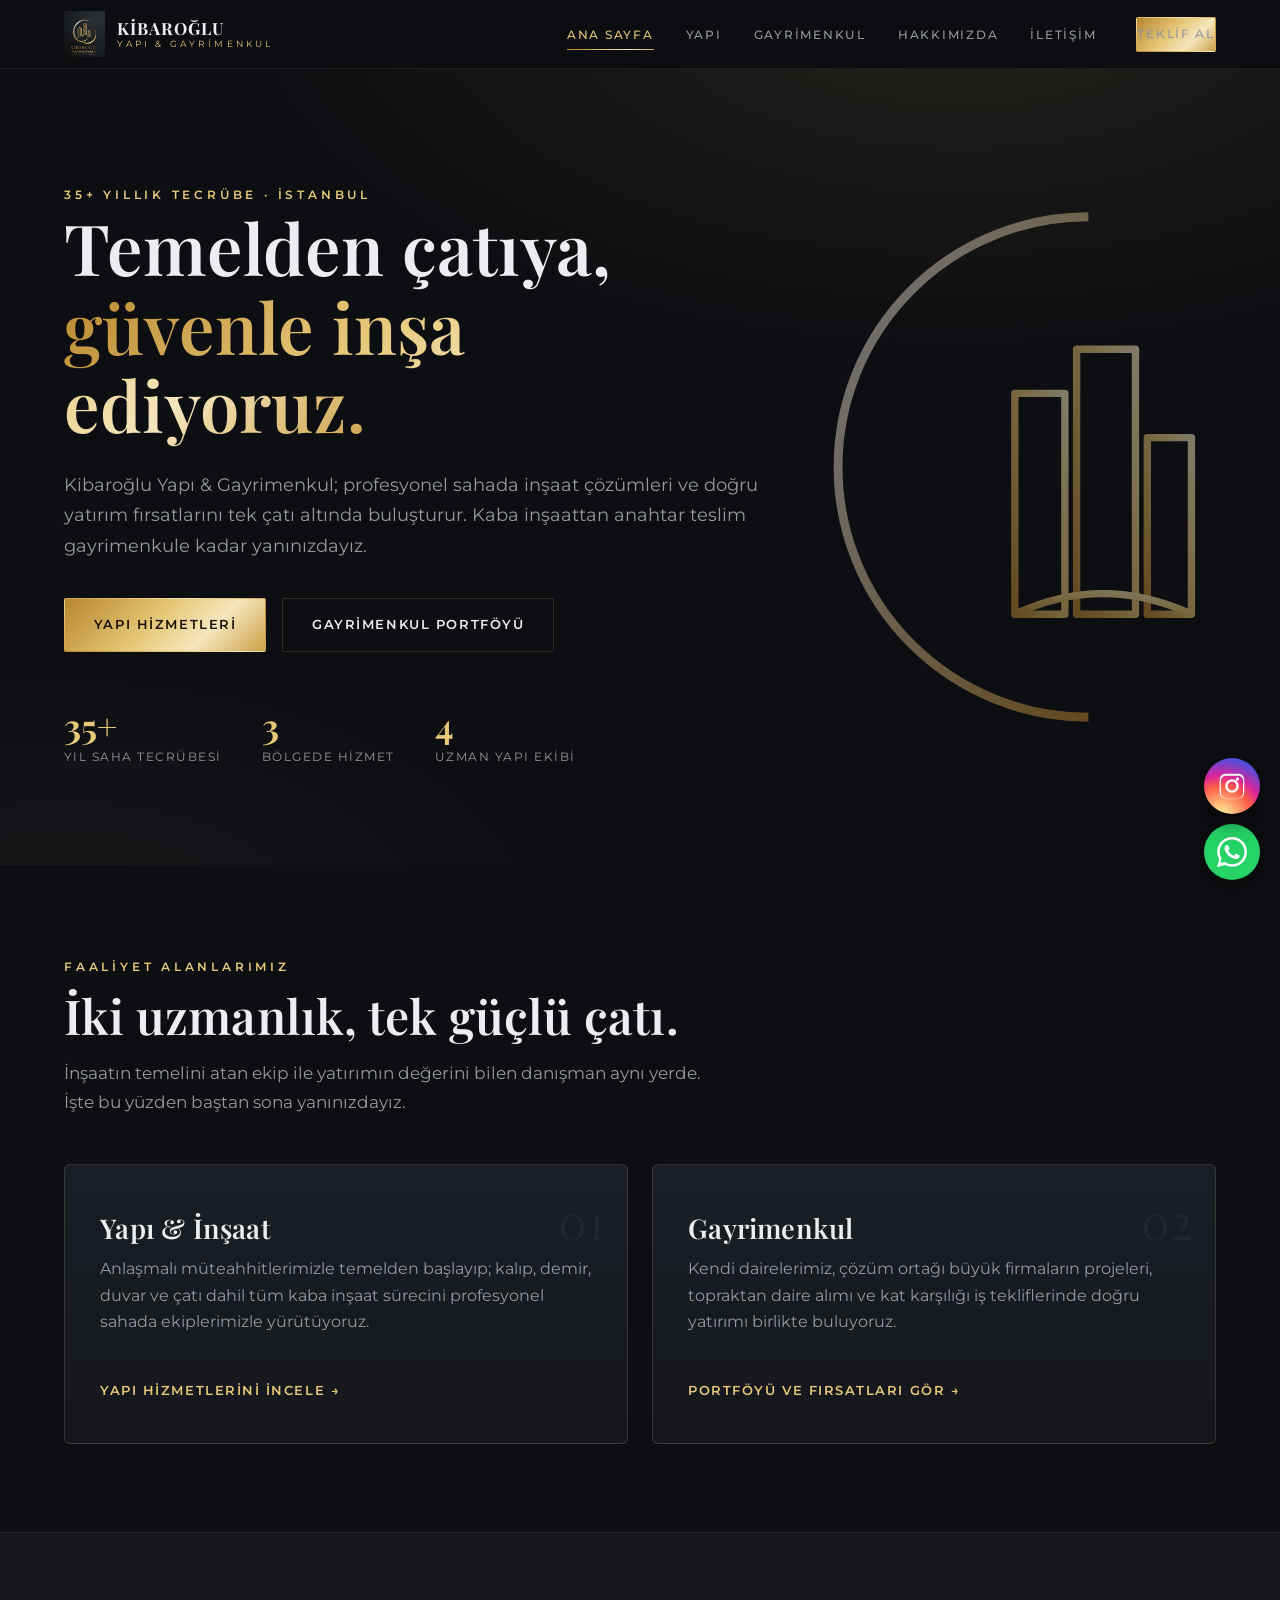
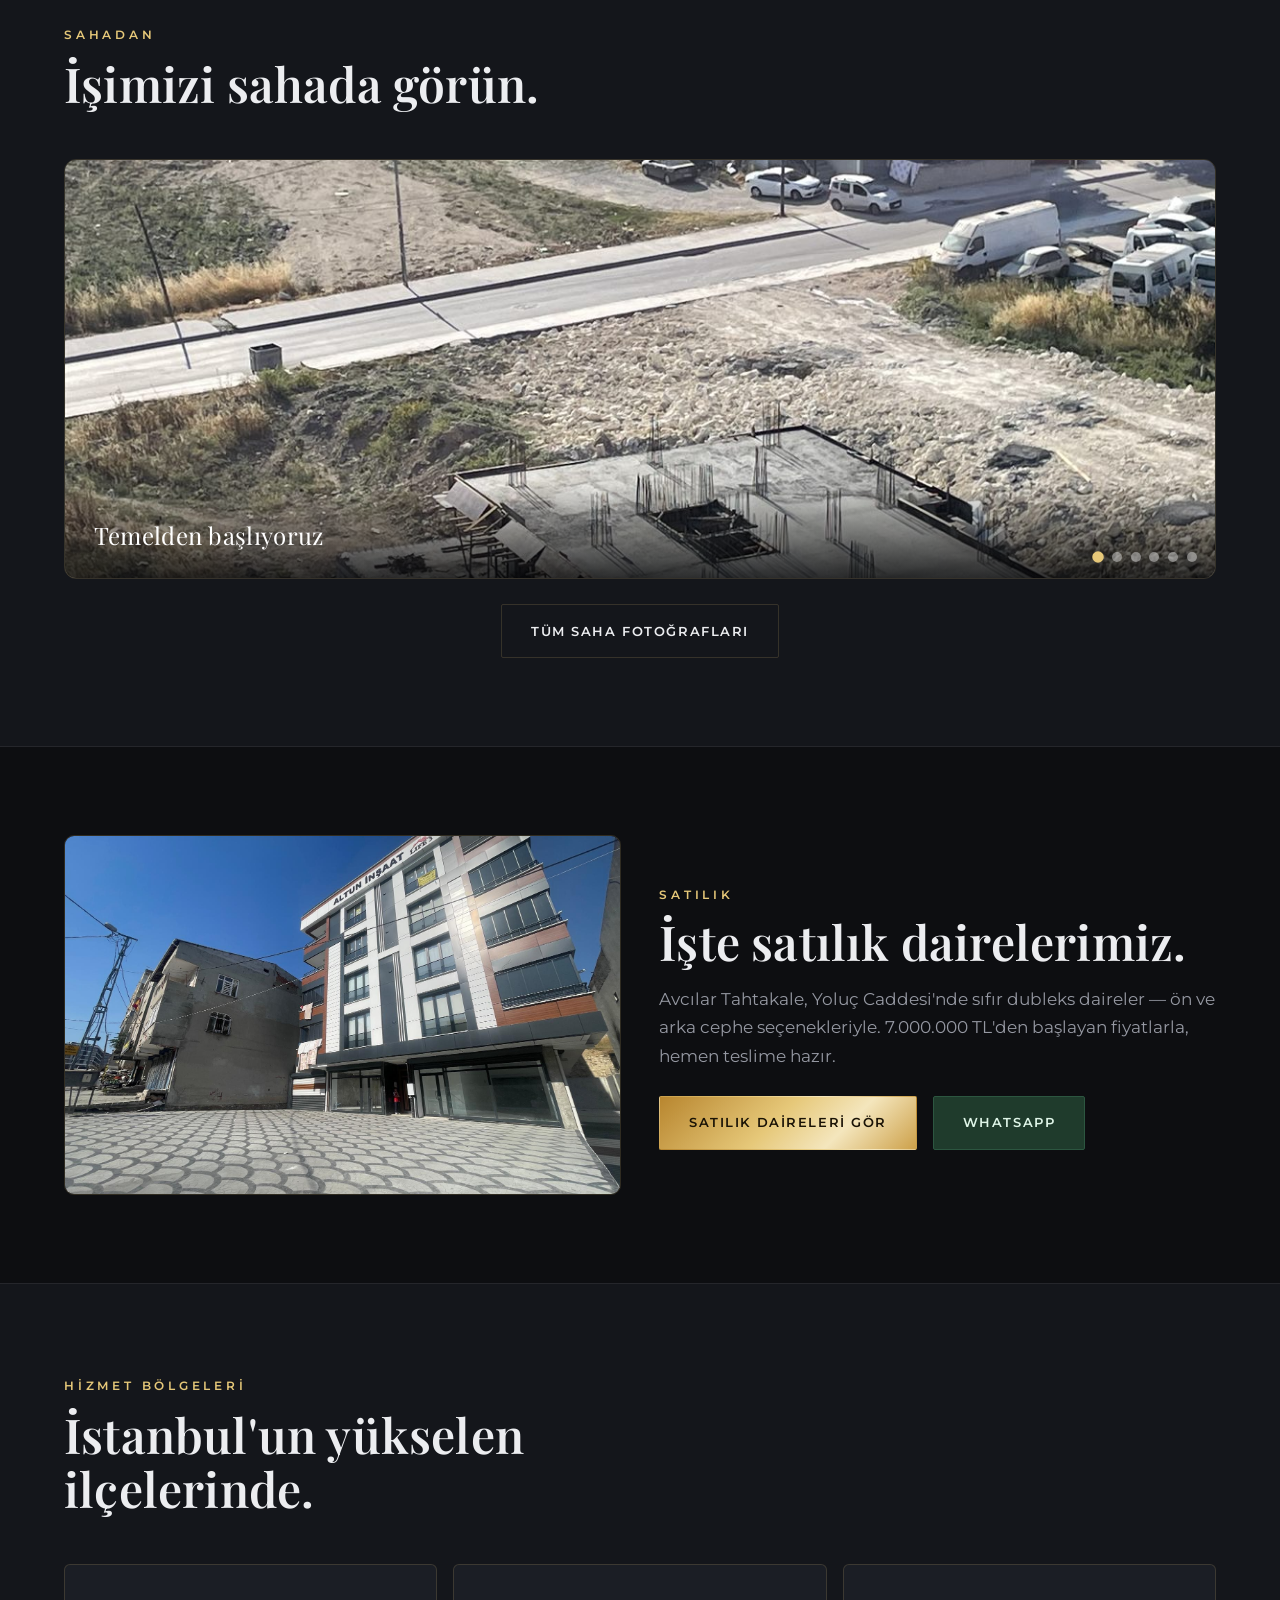
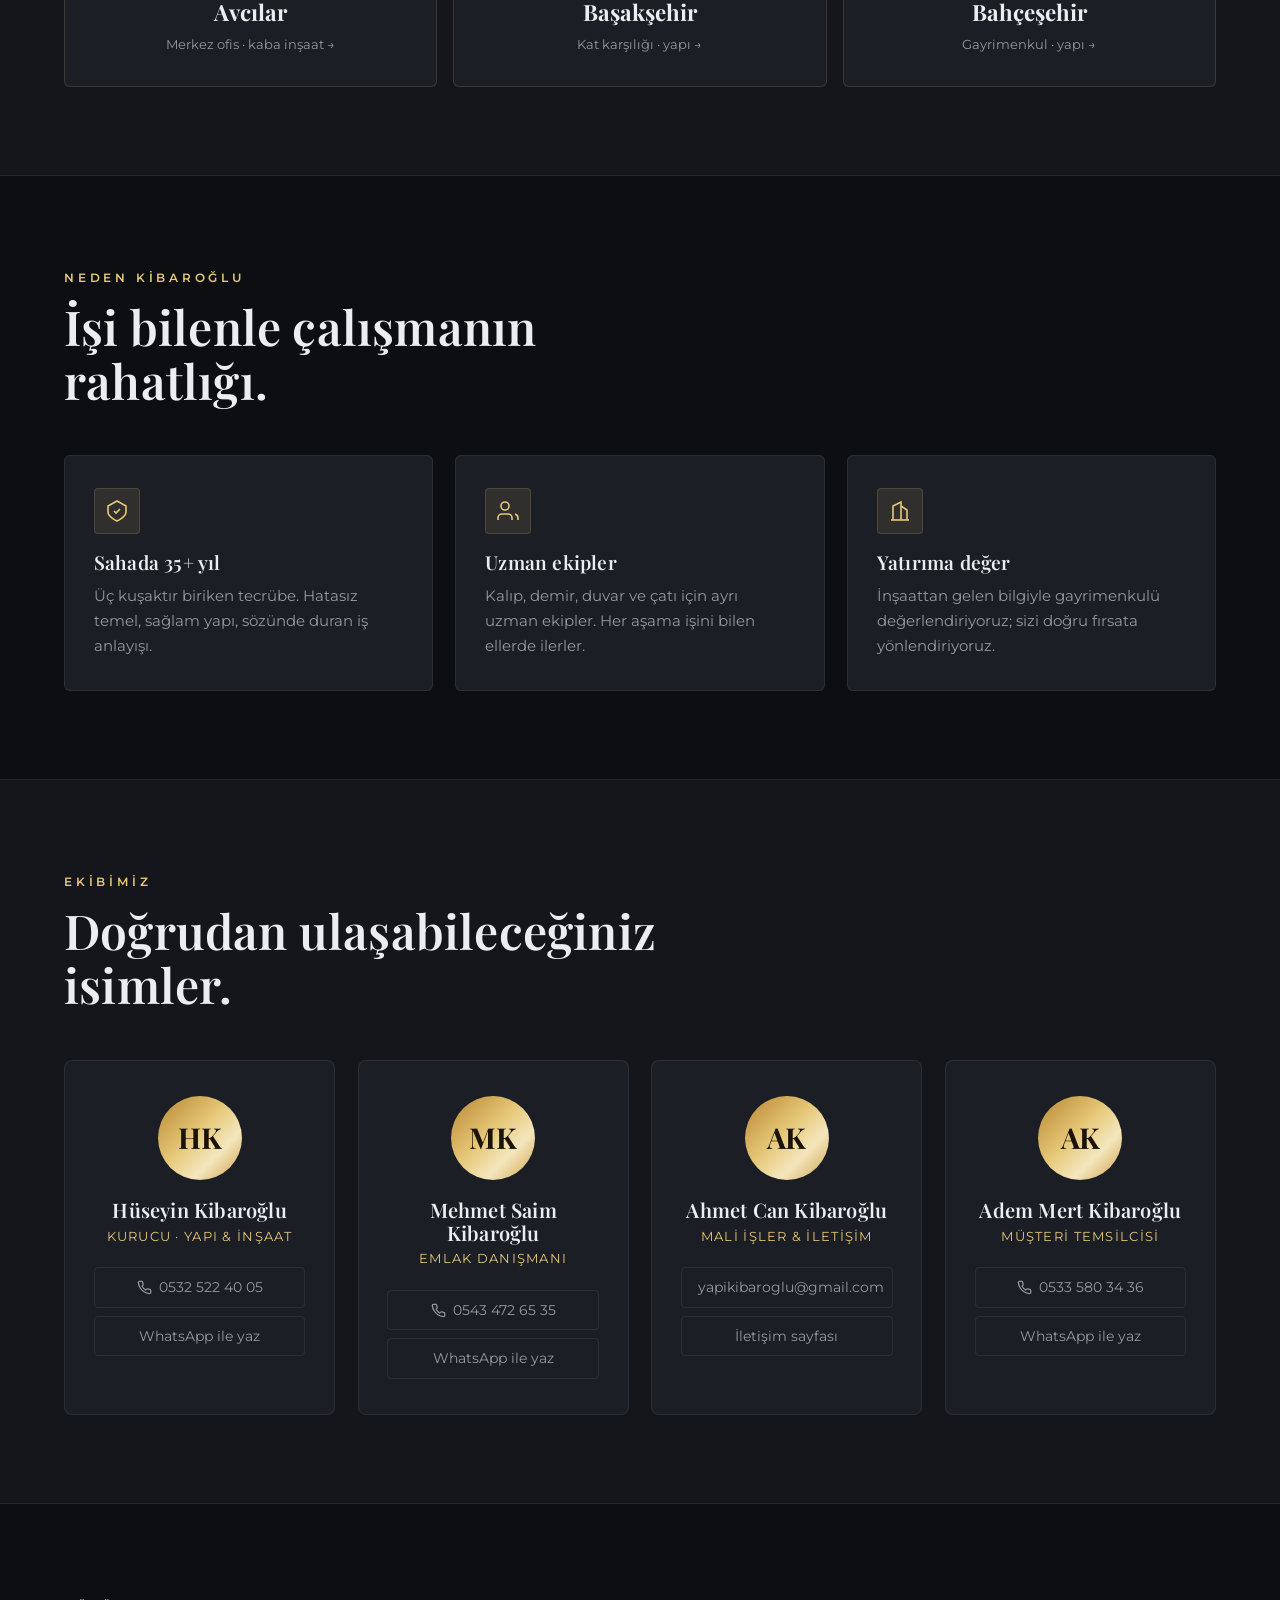
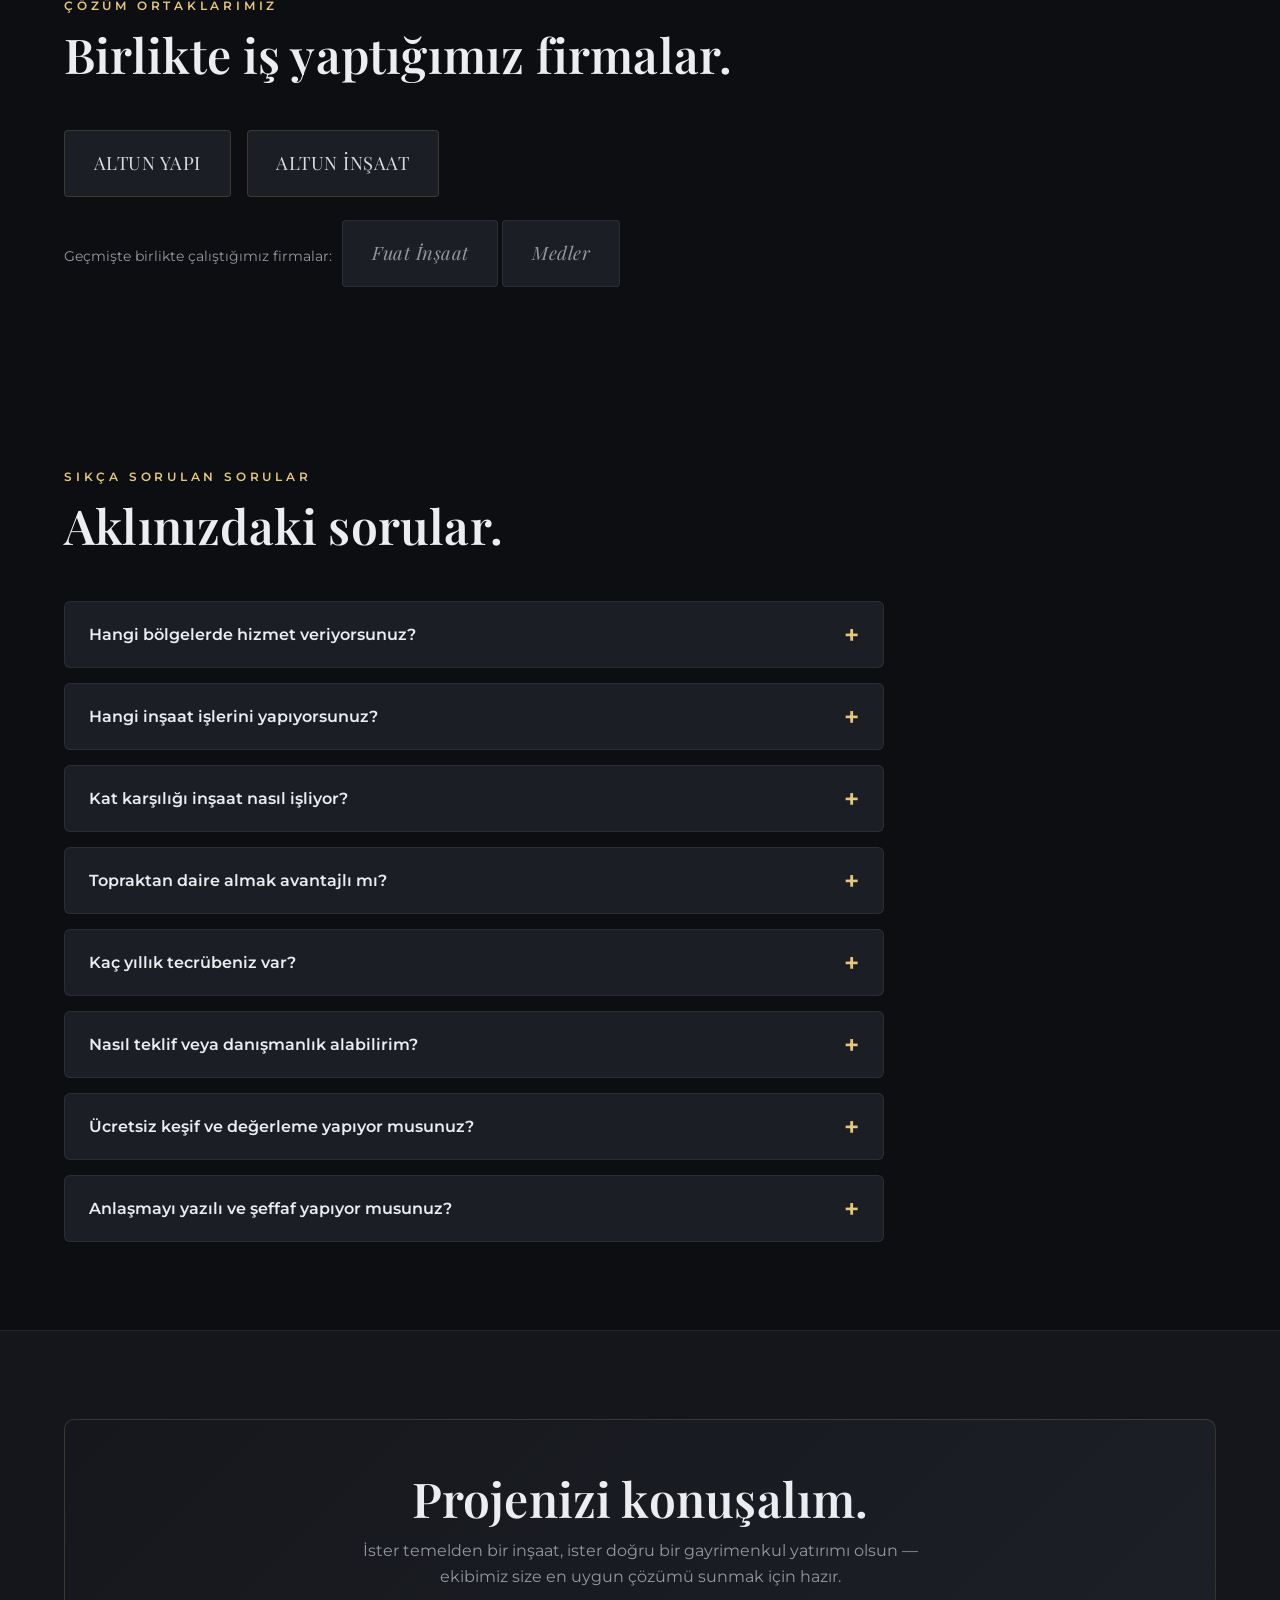
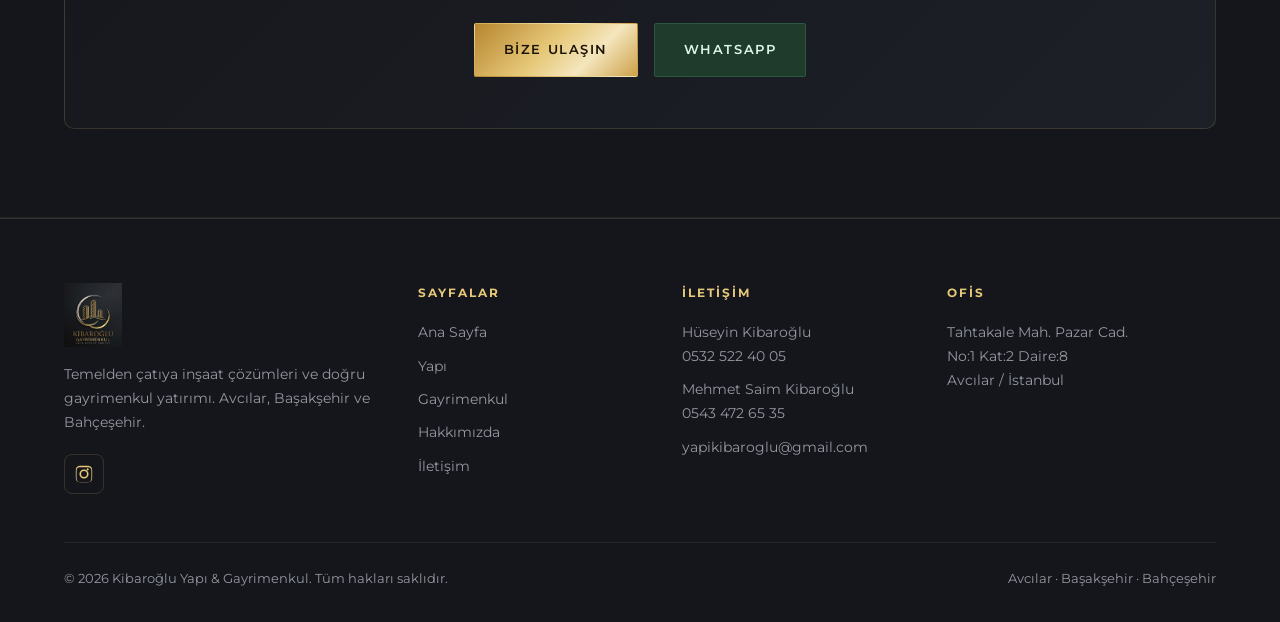
<file: index.html>
<!DOCTYPE html>
<html lang="tr">
<head>
<meta charset="UTF-8">
<meta name="viewport" content="width=device-width, initial-scale=1.0">
<meta name="theme-color" content="#0d0e11">
<link rel="manifest" href="manifest.json">
<title>Kibaroğlu Yapı & Gayrimenkul — Avcılar, Başakşehir, Bahçeşehir</title>
<meta name="description" content="Kibaroğlu Yapı & Gayrimenkul: 35+ yıllık inşaat tecrübesi, kaba inşaat çözümleri ve gayrimenkul satış danışmanlığı. Avcılar, Başakşehir ve Bahçeşehir bölgelerinde hizmet.">
<link rel="preconnect" href="https://fonts.googleapis.com">
<link rel="preconnect" href="https://fonts.gstatic.com" crossorigin>
<link href="https://fonts.googleapis.com/css2?family=Playfair+Display:wght@500;600;700&family=Montserrat:wght@400;500;600;700&display=swap" rel="stylesheet">

<!-- Favicon -->
<link rel="icon" type="image/png" sizes="32x32" href="assets/favicon-32.png">
<link rel="apple-touch-icon" sizes="180x180" href="assets/favicon-180.png">

<!-- Paylaşım önizlemesi (Open Graph / Twitter) -->
<link rel="canonical" href="https://yapikibaroglu-lgtm.github.io/">
<meta property="og:type" content="website">
<meta property="og:site_name" content="Kibaroğlu Yapı &amp; Gayrimenkul">
<meta property="og:locale" content="tr_TR">
<meta property="og:title" content="Kibaroğlu Yapı &amp; Gayrimenkul — Avcılar, Başakşehir, Bahçeşehir">
<meta property="og:description" content="35+ yıllık inşaat tecrübesi, kaba inşaat çözümleri ve gayrimenkul satış danışmanlığı. Avcılar, Başakşehir ve Bahçeşehir.">
<meta property="og:url" content="https://yapikibaroglu-lgtm.github.io/">
<meta property="og:image" content="https://yapikibaroglu-lgtm.github.io/assets/og-image.jpg">
<meta property="og:image:width" content="1200">
<meta property="og:image:height" content="630">
<meta name="twitter:card" content="summary_large_image">
<meta name="twitter:title" content="Kibaroğlu Yapı &amp; Gayrimenkul">
<meta name="twitter:description" content="35+ yıllık inşaat tecrübesi ve doğru gayrimenkul yatırımı. Avcılar · Başakşehir · Bahçeşehir.">
<meta name="twitter:image" content="https://yapikibaroglu-lgtm.github.io/assets/og-image.jpg">

<link rel="stylesheet" href="styles.css?v=9">

<!-- Google için işletme bilgisi (yapısal veri) -->
<script type="application/ld+json">
{
  "@context": "https://schema.org",
  "@type": ["GeneralContractor", "RealEstateAgent"],
  "name": "Kibaroğlu Yapı & Gayrimenkul",
  "image": "https://yapikibaroglu-lgtm.github.io/assets/og-image.jpg",
  "logo": "https://yapikibaroglu-lgtm.github.io/assets/favicon-180.png",
  "url": "https://yapikibaroglu-lgtm.github.io/",
  "telephone": "+905325224005",
  "email": "yapikibaroglu@gmail.com",
  "address": {
    "@type": "PostalAddress",
    "streetAddress": "Tahtakale Mah. Pazar Cad. No:1 Kat:2 Daire:8",
    "addressLocality": "Avcılar",
    "addressRegion": "İstanbul",
    "addressCountry": "TR"
  },
  "areaServed": ["Avcılar", "Başakşehir", "Bahçeşehir", "İstanbul"],
  "description": "35+ yıllık inşaat tecrübesi, kaba inşaat çözümleri ve gayrimenkul satış danışmanlığı.",
  "knowsLanguage": "tr",
  "sameAs": ["https://www.instagram.com/kibarogluyapi"]
}
</script>

<!-- SSS yapısal verisi (Google'da soru-cevap görünümü için) -->
<script type="application/ld+json">
{
  "@context": "https://schema.org",
  "@type": "FAQPage",
  "mainEntity": [
    { "@type": "Question", "name": "Hangi bölgelerde hizmet veriyorsunuz?", "acceptedAnswer": { "@type": "Answer", "text": "Merkez ofisimiz Avcılar'da; yapı ve gayrimenkul hizmetlerimizi ağırlıklı olarak Avcılar, Başakşehir ve Bahçeşehir bölgelerinde sürdürüyoruz." } },
    { "@type": "Question", "name": "Hangi inşaat işlerini yapıyorsunuz?", "acceptedAnswer": { "@type": "Answer", "text": "Temelden çatıya kaba inşaat sürecinin tamamını yürütüyoruz: kalıp, demir, duvar ve çatı. Her aşama için ayrı uzman ekiplerimiz var." } },
    { "@type": "Question", "name": "Kat karşılığı inşaat nasıl işliyor?", "acceptedAnswer": { "@type": "Answer", "text": "Arsa sahibiyle, arsanın değerine göre belirlenen daire payı karşılığında anlaşırız. Süreci baştan sona şeffaf ve yazılı koşullarla yürütürüz." } },
    { "@type": "Question", "name": "Topraktan daire almak avantajlı mı?", "acceptedAnswer": { "@type": "Answer", "text": "Proje aşamasındaki dairelerde fiyatlar genellikle daha uygundur. İnşaattan gelen tecrübemizle projeyi değerlendirir, doğru fırsata yönlendiririz." } },
    { "@type": "Question", "name": "Kaç yıllık tecrübeniz var?", "acceptedAnswer": { "@type": "Answer", "text": "Üç kuşaktır biriken 35+ yıllık saha tecrübemiz var. İnşaatın hem yapı hem yatırım tarafını bilen bir ekiple çalışıyoruz." } },
    { "@type": "Question", "name": "Nasıl teklif veya danışmanlık alabilirim?", "acceptedAnswer": { "@type": "Answer", "text": "İletişim sayfasındaki formu doldurabilir, doğrudan arayabilir ya da WhatsApp'tan yazabilirsiniz." } },
    { "@type": "Question", "name": "Ücretsiz keşif ve değerleme yapıyor musunuz?", "acceptedAnswer": { "@type": "Answer", "text": "Evet. Projenizi ya da arsanızı yerinde inceleyip ihtiyaç ve bütçeye uygun bir yol haritasını ücretsiz çıkarıyoruz." } },
    { "@type": "Question", "name": "Anlaşmayı yazılı ve şeffaf yapıyor musunuz?", "acceptedAnswer": { "@type": "Answer", "text": "Tüm iş ve teslim koşullarını yazılı, net ve şeffaf şekilde belirliyoruz; süreç boyunca her aşamada sizi bilgilendiriyoruz." } }
  ]
}
</script>
</head>
<body>

<!-- ============ ÜST MENÜ ============ -->
<header class="site-header">
  <nav class="nav wrap">
    <a class="brand" href="index.html">
      <img src="assets/logo.jpeg" alt="Kibaroğlu Yapı & Gayrimenkul logosu">
      <span class="brand-txt"><b>KİBAROĞLU</b><span>Yapı &amp; Gayrimenkul</span></span>
    </a>
    <ul class="menu">
      <li><a class="active" href="index.html">Ana Sayfa</a></li>
      <li><a href="yapi.html">Yapı</a></li>
      <li><a href="gayrimenkul.html">Gayrimenkul</a></li>
      <li><a href="hakkimizda.html">Hakkımızda</a></li>
      <li><a href="iletisim.html">İletişim</a></li>
      <li class="nav-cta"><a class="btn btn-gold" href="iletisim.html">Teklif Al</a></li>
    </ul>
    <button class="burger" aria-label="Menüyü aç"><span></span><span></span><span></span></button>
  </nav>
</header>

<!-- ============ HERO ============ -->
<section class="hero">
  <div class="hero-bg"></div>
  <svg class="hero-crescent" viewBox="0 0 400 400" fill="none" xmlns="http://www.w3.org/2000/svg" aria-hidden="true">
    <defs>
      <linearGradient id="g1" x1="0" y1="0" x2="1" y2="1">
        <stop offset="0" stop-color="#d9dbe0"/><stop offset="1" stop-color="#b8862f"/>
      </linearGradient>
      <linearGradient id="g2" x1="0" y1="1" x2="1" y2="0">
        <stop offset="0" stop-color="#b8862f"/><stop offset=".6" stop-color="#e6c879"/><stop offset="1" stop-color="#f4e6bd"/>
      </linearGradient>
    </defs>
    <path d="M200 30a170 170 0 1 0 0 340 140 140 0 1 1 0-340z" stroke="url(#g1)" stroke-width="6" fill="none"/>
    <g stroke="url(#g2)" stroke-width="5" fill="none" stroke-linejoin="round">
      <rect x="150" y="150" width="34" height="150"/>
      <rect x="192" y="120" width="40" height="180"/>
      <rect x="240" y="180" width="30" height="120"/>
      <path d="M150 300q60 -28 120 0"/>
    </g>
  </svg>

  <div class="wrap" data-reveal>
    <span class="eyebrow">35+ Yıllık Tecrübe · İstanbul</span>
    <h1>Temelden çatıya, <span class="gold-text">güvenle inşa ediyoruz.</span></h1>
    <p class="lead">Kibaroğlu Yapı &amp; Gayrimenkul; profesyonel sahada inşaat çözümleri ve doğru yatırım fırsatlarını tek çatı altında buluşturur. Kaba inşaattan anahtar teslim gayrimenkule kadar yanınızdayız.</p>
    <div class="hero-actions">
      <a class="btn btn-gold" href="yapi.html">Yapı Hizmetleri</a>
      <a class="btn btn-ghost" href="gayrimenkul.html">Gayrimenkul Portföyü</a>
    </div>
    <div class="hero-stats">
      <div class="stat"><b>35+</b><span>Yıl Saha Tecrübesi</span></div>
      <div class="stat"><b>3</b><span>Bölgede Hizmet</span></div>
      <div class="stat"><b>4</b><span>Uzman Yapı Ekibi</span></div>
    </div>
  </div>
</section>

<!-- ============ İKİ ANA KOL ============ -->
<section class="section">
  <div class="wrap">
    <div class="sec-head" data-reveal>
      <span class="eyebrow">Faaliyet Alanlarımız</span>
      <h2>İki uzmanlık, tek güçlü çatı.</h2>
      <p class="lead">İnşaatın temelini atan ekip ile yatırımın değerini bilen danışman aynı yerde. İşte bu yüzden baştan sona yanınızdayız.</p>
    </div>
    <div class="pillars">
      <a class="pillar" href="yapi.html" data-reveal>
        <span class="num">01</span>
        <h3>Yapı &amp; İnşaat</h3>
        <p>Anlaşmalı müteahhitlerimizle temelden başlayıp; kalıp, demir, duvar ve çatı dahil tüm kaba inşaat sürecini profesyonel sahada ekiplerimizle yürütüyoruz.</p>
        <span class="more">Yapı hizmetlerini incele →</span>
      </a>
      <a class="pillar" href="gayrimenkul.html" data-reveal>
        <span class="num">02</span>
        <h3>Gayrimenkul</h3>
        <p>Kendi dairelerimiz, çözüm ortağı büyük firmaların projeleri, topraktan daire alımı ve kat karşılığı iş tekliflerinde doğru yatırımı birlikte buluyoruz.</p>
        <span class="more">Portföyü ve fırsatları gör →</span>
      </a>
    </div>
  </div>
</section>

<!-- ============ SAHADAN SLAYT ============ -->
<section class="section alt">
  <div class="wrap">
    <div class="sec-head" data-reveal>
      <span class="eyebrow">Sahadan</span>
      <h2>İşimizi sahada görün.</h2>
    </div>
    <div class="slideshow" data-reveal>
      <div class="slide active"><img src="assets/yapi-galeri/yapi-01.jpg" alt="Temel aşaması"><span class="cap">Temelden başlıyoruz</span></div>
      <div class="slide"><img src="assets/yapi-galeri/yapi-03.jpg" alt="Kolon ve perde demiri"><span class="cap">Kolon ve perde demiri</span></div>
      <div class="slide"><img src="assets/yapi-galeri/yapi-04.jpg" alt="Döşeme donatısı"><span class="cap">Döşeme donatısı</span></div>
      <div class="slide"><img src="assets/yapi-galeri/yapi-05.jpg" alt="Kalıp ve iskelet"><span class="cap">Kalıp ve iskelet</span></div>
      <div class="slide"><img src="assets/yapi-galeri/yapi-09.jpg" alt="Çatı imalatı"><span class="cap">Çatı imalatı</span></div>
      <div class="slide"><img src="assets/yapi-galeri/yapi-10.jpg" alt="Çatı ve manzara"><span class="cap">Çatıya kadar yanınızdayız</span></div>
      <div class="slide-dots"></div>
    </div>
    <div style="text-align:center;margin-top:1.6rem;"><a class="btn btn-ghost" href="yapi.html">Tüm Saha Fotoğrafları</a></div>
  </div>
</section>

<!-- ============ SATILIK DAİRELER ============ -->
<section class="section">
  <div class="wrap">
    <div class="sale-teaser" data-reveal>
      <img src="assets/ilan-yoluc/on-01.jpg" alt="Yoluç Caddesi satılık sıfır dubleks bina">
      <div>
        <span class="eyebrow">Satılık</span>
        <h2 style="margin:.5rem 0 1rem;">İşte satılık dairelerimiz.</h2>
        <p class="lead">Avcılar Tahtakale, Yoluç Caddesi'nde sıfır dubleks daireler — ön ve arka cephe seçenekleriyle. 7.000.000 TL'den başlayan fiyatlarla, hemen teslime hazır.</p>
        <div class="hero-actions" style="margin-top:1.6rem;">
          <a class="btn btn-gold" href="gayrimenkul.html">Satılık Daireleri Gör</a>
          <a class="btn btn-wa" href="https://wa.me/905325224005" target="_blank" rel="noopener">WhatsApp</a>
        </div>
      </div>
    </div>
  </div>
</section>

<!-- ============ HİZMET BÖLGELERİ ============ -->
<section class="section alt">
  <div class="wrap">
    <div class="sec-head" data-reveal>
      <span class="eyebrow">Hizmet Bölgeleri</span>
      <h2>İstanbul'un yükselen ilçelerinde.</h2>
    </div>
    <div class="regions" data-reveal>
      <a class="region" href="avcilar-insaat.html"><b>Avcılar</b><span>Merkez ofis · kaba inşaat →</span></a>
      <a class="region" href="basaksehir-kat-karsiligi.html"><b>Başakşehir</b><span>Kat karşılığı · yapı →</span></a>
      <a class="region" href="bahcesehir-gayrimenkul.html"><b>Bahçeşehir</b><span>Gayrimenkul · yapı →</span></a>
    </div>
  </div>
</section>

<!-- ============ NEDEN BİZ ============ -->
<section class="section">
  <div class="wrap">
    <div class="sec-head" data-reveal>
      <span class="eyebrow">Neden Kibaroğlu</span>
      <h2>İşi bilenle çalışmanın rahatlığı.</h2>
    </div>
    <div class="grid-3">
      <div class="card" data-reveal>
        <div class="icon"><svg viewBox="0 0 24 24" fill="none" stroke-width="1.6"><path d="M12 2 3 7v6c0 5 9 9 9 9s9-4 9-9V7l-9-5z"/><path d="m9 12 2 2 4-4"/></svg></div>
        <h3>Sahada 35+ yıl</h3>
        <p>Üç kuşaktır biriken tecrübe. Hatasız temel, sağlam yapı, sözünde duran iş anlayışı.</p>
      </div>
      <div class="card" data-reveal>
        <div class="icon"><svg viewBox="0 0 24 24" fill="none" stroke-width="1.6"><path d="M16 21v-2a4 4 0 0 0-4-4H6a4 4 0 0 0-4 4v2"/><circle cx="9" cy="7" r="4"/><path d="M22 21v-2a4 4 0 0 0-3-3.87"/></svg></div>
        <h3>Uzman ekipler</h3>
        <p>Kalıp, demir, duvar ve çatı için ayrı uzman ekipler. Her aşama işini bilen ellerde ilerler.</p>
      </div>
      <div class="card" data-reveal>
        <div class="icon"><svg viewBox="0 0 24 24" fill="none" stroke-width="1.6"><path d="M3 21h18"/><path d="M5 21V7l8-4v18"/><path d="M19 21V11l-6-4"/><path d="M9 9v.01M9 12v.01M9 15v.01"/></svg></div>
        <h3>Yatırıma değer</h3>
        <p>İnşaattan gelen bilgiyle gayrimenkulü değerlendiriyoruz; sizi doğru fırsata yönlendiriyoruz.</p>
      </div>
    </div>
  </div>
</section>

<!-- ============ EKİP ============ -->
<section class="section alt">
  <div class="wrap">
    <div class="sec-head" data-reveal>
      <span class="eyebrow">Ekibimiz</span>
      <h2>Doğrudan ulaşabileceğiniz isimler.</h2>
    </div>
    <div class="team" style="grid-template-columns:repeat(auto-fit,minmax(235px,1fr))">
      <div class="member" data-reveal>
        <div class="avatar">HK</div>
        <h3>Hüseyin Kibaroğlu</h3>
        <div class="role">Kurucu · Yapı &amp; İnşaat</div>
        <div class="contacts">
          <a href="tel:+905325224005"><svg width="15" height="15" viewBox="0 0 24 24" fill="none" stroke="currentColor" stroke-width="2"><path d="M22 16.92v3a2 2 0 0 1-2.18 2 19.79 19.79 0 0 1-8.63-3.07 19.5 19.5 0 0 1-6-6 19.79 19.79 0 0 1-3.07-8.67A2 2 0 0 1 4.11 2h3a2 2 0 0 1 2 1.72c.13.96.36 1.9.7 2.81a2 2 0 0 1-.45 2.11L8.09 9.91a16 16 0 0 0 6 6l1.27-1.27a2 2 0 0 1 2.11-.45c.91.34 1.85.57 2.81.7A2 2 0 0 1 22 16.92z"/></svg> 0532 522 40 05</a>
          <a href="https://wa.me/905325224005" target="_blank" rel="noopener">WhatsApp ile yaz</a>
        </div>
      </div>
      <div class="member" data-reveal>
        <div class="avatar">MK</div>
        <h3>Mehmet Saim Kibaroğlu</h3>
        <div class="role">Emlak Danışmanı</div>
        <div class="contacts">
          <a href="tel:+905434726535"><svg width="15" height="15" viewBox="0 0 24 24" fill="none" stroke="currentColor" stroke-width="2"><path d="M22 16.92v3a2 2 0 0 1-2.18 2 19.79 19.79 0 0 1-8.63-3.07 19.5 19.5 0 0 1-6-6 19.79 19.79 0 0 1-3.07-8.67A2 2 0 0 1 4.11 2h3a2 2 0 0 1 2 1.72c.13.96.36 1.9.7 2.81a2 2 0 0 1-.45 2.11L8.09 9.91a16 16 0 0 0 6 6l1.27-1.27a2 2 0 0 1 2.11-.45c.91.34 1.85.57 2.81.7A2 2 0 0 1 22 16.92z"/></svg> 0543 472 65 35</a>
          <a href="https://wa.me/905434726535" target="_blank" rel="noopener">WhatsApp ile yaz</a>
        </div>
      </div>
      <div class="member" data-reveal>
        <div class="avatar">AK</div>
        <h3>Ahmet Can Kibaroğlu</h3>
        <div class="role">Mali İşler &amp; İletişim</div>
        <div class="contacts">
          <a href="mailto:yapikibaroglu@gmail.com"><svg width="15" height="15" viewBox="0 0 24 24" fill="none" stroke="currentColor" stroke-width="2"><rect x="2" y="4" width="20" height="16" rx="2"/><path d="m22 7-10 6L2 7"/></svg> yapikibaroglu@gmail.com</a>
          <a href="iletisim.html">İletişim sayfası</a>
        </div>
      </div>
      <div class="member" data-reveal>
        <div class="avatar">AK</div>
        <h3>Adem Mert Kibaroğlu</h3>
        <div class="role">Müşteri Temsilcisi</div>
        <div class="contacts">
          <a href="tel:+905335803436"><svg width="15" height="15" viewBox="0 0 24 24" fill="none" stroke="currentColor" stroke-width="2"><path d="M22 16.92v3a2 2 0 0 1-2.18 2 19.79 19.79 0 0 1-8.63-3.07 19.5 19.5 0 0 1-6-6 19.79 19.79 0 0 1-3.07-8.67A2 2 0 0 1 4.11 2h3a2 2 0 0 1 2 1.72c.13.96.36 1.9.7 2.81a2 2 0 0 1-.45 2.11L8.09 9.91a16 16 0 0 0 6 6l1.27-1.27a2 2 0 0 1 2.11-.45c.91.34 1.85.57 2.81.7A2 2 0 0 1 22 16.92z"/></svg> 0533 580 34 36</a>
          <a href="https://wa.me/905335803436" target="_blank" rel="noopener">WhatsApp ile yaz</a>
        </div>
      </div>
    </div>
  </div>
</section>

<!-- ============ FİRMALAR ============ -->
<section class="section">
  <div class="wrap">
    <div class="sec-head" data-reveal>
      <span class="eyebrow">Çözüm Ortaklarımız</span>
      <h2>Birlikte iş yaptığımız firmalar.</h2>
    </div>
    <div data-reveal>
      <div class="firms">
        <span class="firm">ALTUN YAPI</span>
        <span class="firm">ALTUN İNŞAAT</span>
      </div>
      <p class="firm-note">Geçmişte birlikte çalıştığımız firmalar:
        <span class="firm past" style="display:inline-block;margin-left:.4rem;">Fuat İnşaat</span>
        <span class="firm past" style="display:inline-block;">Medler</span>
      </p>
    </div>
  </div>
</section>

<!-- ============ SSS ============ -->
<section class="section">
  <div class="wrap">
    <div class="sec-head" data-reveal>
      <span class="eyebrow">Sıkça Sorulan Sorular</span>
      <h2>Aklınızdaki sorular.</h2>
    </div>
    <div class="faq" data-reveal>
      <div class="faq-item">
        <button class="faq-q" type="button">Hangi bölgelerde hizmet veriyorsunuz?<span class="pm">+</span></button>
        <div class="faq-a"><p>Merkez ofisimiz Avcılar'da; yapı ve gayrimenkul hizmetlerimizi ağırlıklı olarak Avcılar, Başakşehir ve Bahçeşehir bölgelerinde sürdürüyoruz. İstanbul içindeki diğer talepleriniz için de bizimle iletişime geçebilirsiniz.</p></div>
      </div>
      <div class="faq-item">
        <button class="faq-q" type="button">Hangi inşaat işlerini yapıyorsunuz?<span class="pm">+</span></button>
        <div class="faq-a"><p>Temelden çatıya kaba inşaat sürecinin tamamını yürütüyoruz: kalıp, demir, duvar ve çatı. Her aşama için ayrı uzman ekiplerimiz ve anlaşmalı müteahhitlerimizle çalışıyoruz.</p></div>
      </div>
      <div class="faq-item">
        <button class="faq-q" type="button">Kat karşılığı inşaat nasıl işliyor?<span class="pm">+</span></button>
        <div class="faq-a"><p>Arsa sahibiyle, arsanın değerine göre belirlenen daire payı karşılığında anlaşırız. Süreci baştan sona şeffaf, net ve yazılı koşullarla yürütür; her aşamada sizi bilgilendiririz.</p></div>
      </div>
      <div class="faq-item">
        <button class="faq-q" type="button">Topraktan daire almak avantajlı mı?<span class="pm">+</span></button>
        <div class="faq-a"><p>Proje aşamasındaki dairelerde fiyatlar genellikle daha uygundur. İnşaattan gelen tecrübemizle projeyi ve firmayı değerlendirir, riski en aza indirerek doğru fırsata yönlendiririz.</p></div>
      </div>
      <div class="faq-item">
        <button class="faq-q" type="button">Kaç yıllık tecrübeniz var?<span class="pm">+</span></button>
        <div class="faq-a"><p>Üç kuşaktır biriken 35+ yıllık saha tecrübemiz var. İnşaatın hem yapı hem yatırım tarafını bilen bir ekiple, sözünde duran bir iş anlayışıyla çalışıyoruz.</p></div>
      </div>
      <div class="faq-item">
        <button class="faq-q" type="button">Nasıl teklif veya danışmanlık alabilirim?<span class="pm">+</span></button>
        <div class="faq-a"><p>İletişim sayfasındaki formu doldurabilir, doğrudan arayabilir ya da WhatsApp'tan yazabilirsiniz. Konunuza göre sizi en hızlı şekilde ilgili ekibimizle buluşturuyoruz.</p></div>
      </div>
      <div class="faq-item">
        <button class="faq-q" type="button">Ücretsiz keşif ve değerleme yapıyor musunuz?<span class="pm">+</span></button>
        <div class="faq-a"><p>Evet. Projenizi ya da arsanızı yerinde inceleyip ihtiyaç ve bütçeye uygun bir yol haritasını ücretsiz çıkarıyoruz. Karar tamamen sizde.</p></div>
      </div>
      <div class="faq-item">
        <button class="faq-q" type="button">Anlaşmayı yazılı ve şeffaf yapıyor musunuz?<span class="pm">+</span></button>
        <div class="faq-a"><p>Tüm iş ve teslim koşullarını yazılı, net ve şeffaf şekilde belirliyoruz. Gizli koşul yok; süreç boyunca her aşamada sizi bilgilendiriyoruz.</p></div>
      </div>
    </div>
  </div>
</section>

<!-- ============ CTA ============ -->
<section class="section alt">
  <div class="wrap">
    <div class="cta-band" data-reveal>
      <h2>Projenizi konuşalım.</h2>
      <p>İster temelden bir inşaat, ister doğru bir gayrimenkul yatırımı olsun — ekibimiz size en uygun çözümü sunmak için hazır.</p>
      <div class="hero-actions">
        <a class="btn btn-gold" href="iletisim.html">Bize Ulaşın</a>
        <a class="btn btn-wa" href="https://wa.me/905325224005" target="_blank" rel="noopener">WhatsApp</a>
      </div>
    </div>
  </div>
</section>

<!-- ============ FOOTER ============ -->
<footer class="site-footer">
  <div class="wrap foot-grid">
    <div class="foot-brand">
      <img src="assets/logo.jpeg" alt="Kibaroğlu logosu">
      <p>Temelden çatıya inşaat çözümleri ve doğru gayrimenkul yatırımı. Avcılar, Başakşehir ve Bahçeşehir.</p>
    </div>
    <div class="foot-col">
      <h4>Sayfalar</h4>
      <a href="index.html">Ana Sayfa</a>
      <a href="yapi.html">Yapı</a>
      <a href="gayrimenkul.html">Gayrimenkul</a>
      <a href="hakkimizda.html">Hakkımızda</a>
      <a href="iletisim.html">İletişim</a>
    </div>
    <div class="foot-col">
      <h4>İletişim</h4>
      <a href="tel:+905325224005">Hüseyin Kibaroğlu<br>0532 522 40 05</a>
      <a href="tel:+905434726535">Mehmet Saim Kibaroğlu<br>0543 472 65 35</a>
      <a href="mailto:yapikibaroglu@gmail.com">yapikibaroglu@gmail.com</a>
    </div>
    <div class="foot-col">
      <h4>Ofis</h4>
      <p>Tahtakale Mah. Pazar Cad.<br>No:1 Kat:2 Daire:8<br>Avcılar / İstanbul</p>
    </div>
  </div>
  <div class="wrap foot-bottom">
    <span>© 2026 Kibaroğlu Yapı &amp; Gayrimenkul. Tüm hakları saklıdır.</span>
    <span>Avcılar · Başakşehir · Bahçeşehir</span>
  </div>
</footer>

<script src="script.js?v=9"></script>
</body>
</html>
</file>
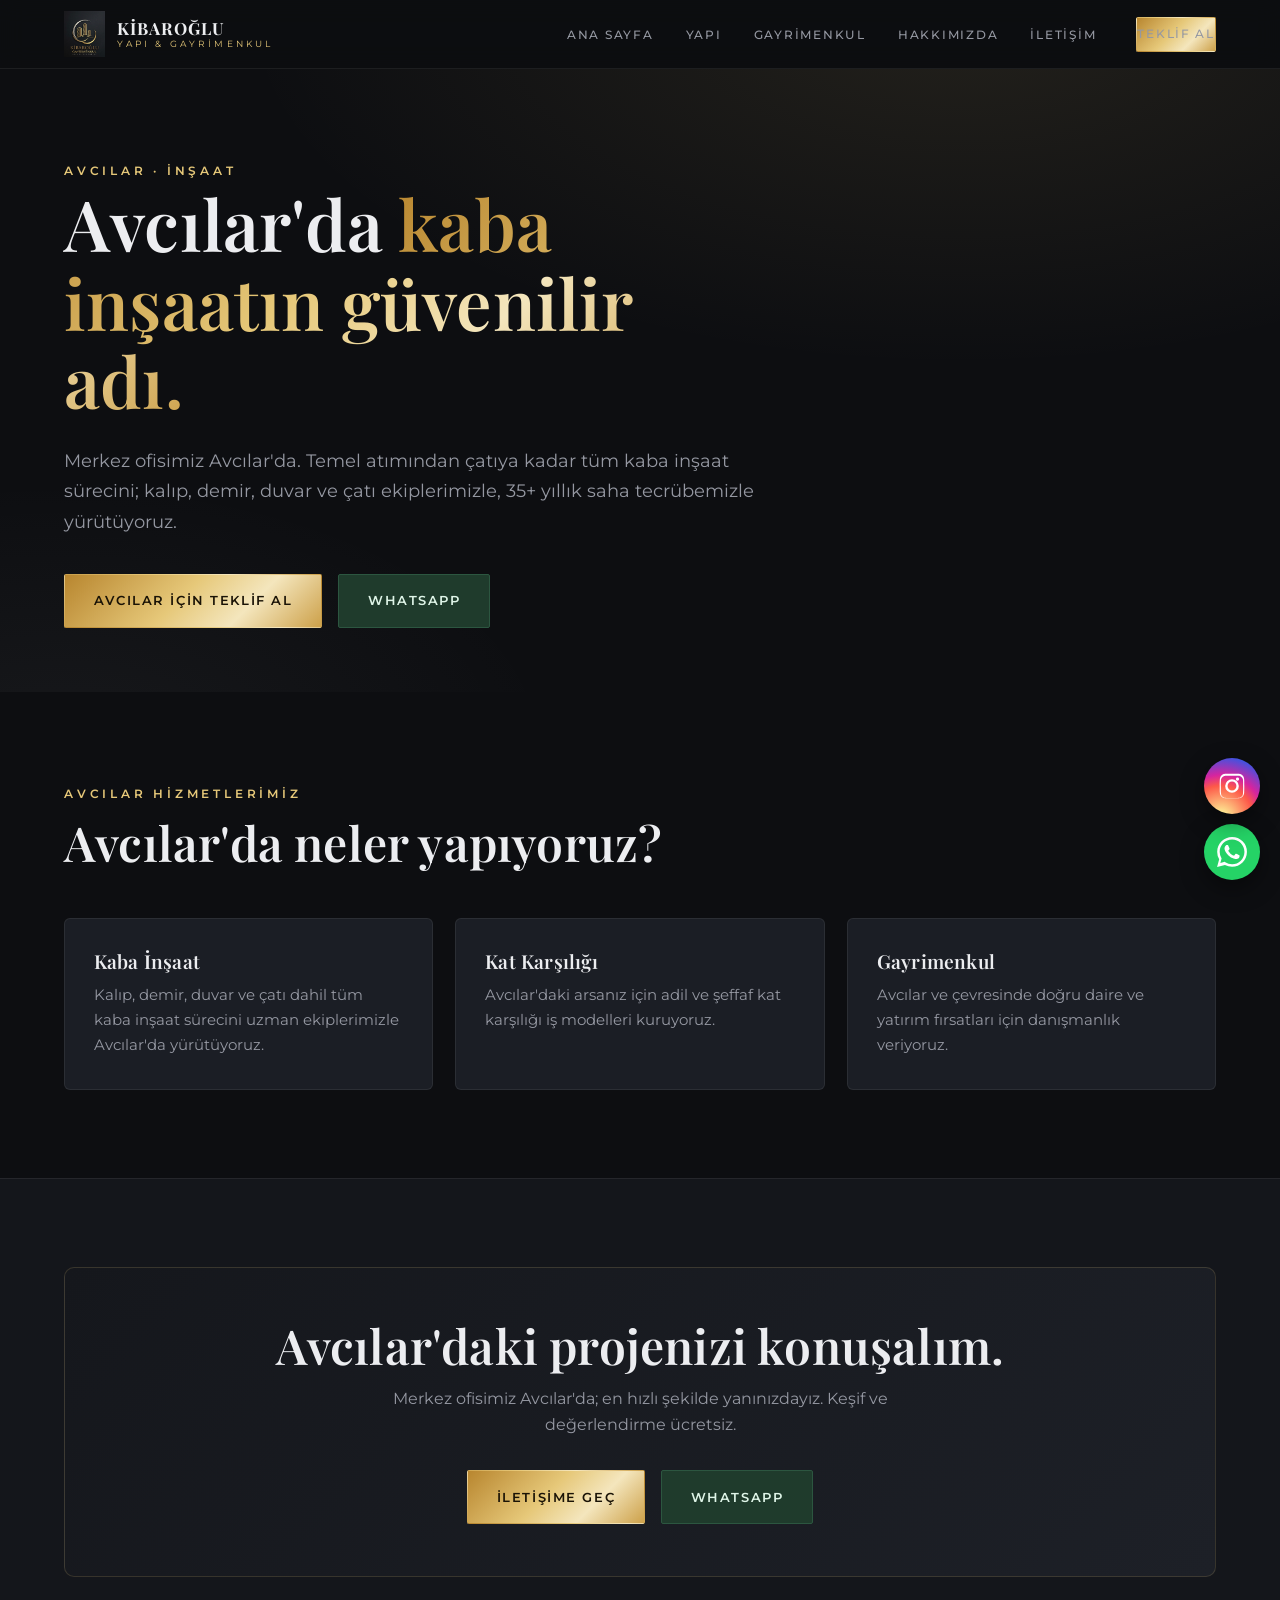
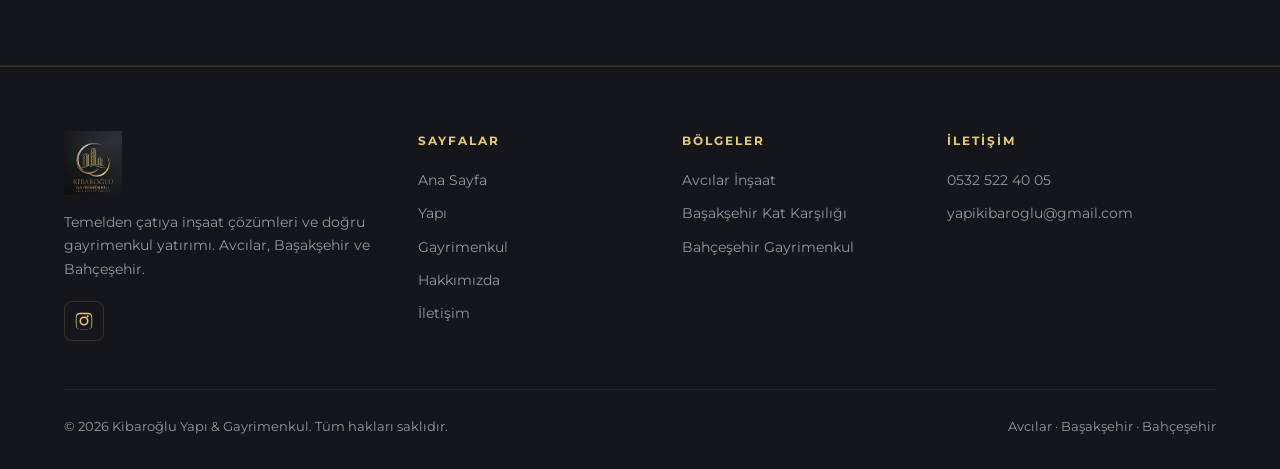
<file: avcilar-insaat.html>
<!DOCTYPE html>
<html lang="tr">
<head>
<meta charset="UTF-8">
<meta name="viewport" content="width=device-width, initial-scale=1.0">
<meta name="theme-color" content="#0d0e11">
<link rel="manifest" href="manifest.json">
<title>Avcılar İnşaat & Kaba İnşaat — Kibaroğlu Yapı</title>
<meta name="description" content="Avcılar'da kaba inşaat: kalıp, demir, duvar ve çatı. 35+ yıllık saha tecrübesiyle temelden çatıya güvenli yapı. Avcılar merkez ofisimizden hizmet.">
<link rel="preconnect" href="https://fonts.googleapis.com">
<link rel="preconnect" href="https://fonts.gstatic.com" crossorigin>
<link href="https://fonts.googleapis.com/css2?family=Playfair+Display:wght@500;600;700&family=Montserrat:wght@400;500;600;700&display=swap" rel="stylesheet">
<link rel="icon" type="image/png" sizes="32x32" href="assets/favicon-32.png">
<link rel="apple-touch-icon" sizes="180x180" href="assets/favicon-180.png">
<link rel="canonical" href="https://yapikibaroglu-lgtm.github.io/avcilar-insaat.html">
<meta property="og:type" content="website">
<meta property="og:site_name" content="Kibaroğlu Yapı &amp; Gayrimenkul">
<meta property="og:locale" content="tr_TR">
<meta property="og:title" content="Avcılar İnşaat & Kaba İnşaat — Kibaroğlu Yapı">
<meta property="og:description" content="Avcılar'da kaba inşaat: kalıp, demir, duvar ve çatı. 35+ yıllık saha tecrübesiyle temelden çatıya güvenli yapı.">
<meta property="og:url" content="https://yapikibaroglu-lgtm.github.io/avcilar-insaat.html">
<meta property="og:image" content="https://yapikibaroglu-lgtm.github.io/assets/og-image.jpg">
<link rel="stylesheet" href="styles.css?v=9">
<script type="application/ld+json">
{
  "@context": "https://schema.org",
  "@type": "Service",
  "serviceType": "Kaba inşaat ve yapı hizmetleri",
  "provider": { "@type": "GeneralContractor", "name": "Kibaroğlu Yapı & Gayrimenkul", "telephone": "+905325224005" },
  "areaServed": { "@type": "Place", "name": "Avcılar, İstanbul" },
  "url": "https://yapikibaroglu-lgtm.github.io/avcilar-insaat.html"
}
</script>
<script type="application/ld+json">
{
  "@context": "https://schema.org",
  "@type": "BreadcrumbList",
  "itemListElement": [
    { "@type": "ListItem", "position": 1, "name": "Ana Sayfa", "item": "https://yapikibaroglu-lgtm.github.io/" },
    { "@type": "ListItem", "position": 2, "name": "Avcılar İnşaat", "item": "https://yapikibaroglu-lgtm.github.io/avcilar-insaat.html" }
  ]
}
</script>
</head>
<body>

<header class="site-header">
  <nav class="nav wrap">
    <a class="brand" href="index.html">
      <img src="assets/logo.jpeg" alt="Kibaroğlu Yapı & Gayrimenkul logosu">
      <span class="brand-txt"><b>KİBAROĞLU</b><span>Yapı &amp; Gayrimenkul</span></span>
    </a>
    <ul class="menu">
      <li><a href="index.html">Ana Sayfa</a></li>
      <li><a href="yapi.html">Yapı</a></li>
      <li><a href="gayrimenkul.html">Gayrimenkul</a></li>
      <li><a href="hakkimizda.html">Hakkımızda</a></li>
      <li><a href="iletisim.html">İletişim</a></li>
      <li class="nav-cta"><a class="btn btn-gold" href="iletisim.html">Teklif Al</a></li>
    </ul>
    <button class="burger" aria-label="Menüyü aç"><span></span><span></span><span></span></button>
  </nav>
</header>

<section class="hero" style="padding:5.5rem 0 4rem;">
  <div class="hero-bg"></div>
  <div class="wrap" data-reveal>
    <span class="eyebrow">Avcılar · İnşaat</span>
    <h1>Avcılar'da <span class="gold-text">kaba inşaatın güvenilir adı.</span></h1>
    <p class="lead">Merkez ofisimiz Avcılar'da. Temel atımından çatıya kadar tüm kaba inşaat sürecini; kalıp, demir, duvar ve çatı ekiplerimizle, 35+ yıllık saha tecrübemizle yürütüyoruz.</p>
    <div class="hero-actions">
      <a class="btn btn-gold" href="iletisim.html">Avcılar İçin Teklif Al</a>
      <a class="btn btn-wa" href="https://wa.me/905325224005" target="_blank" rel="noopener">WhatsApp</a>
    </div>
  </div>
</section>

<section class="section">
  <div class="wrap">
    <div class="sec-head" data-reveal>
      <span class="eyebrow">Avcılar Hizmetlerimiz</span>
      <h2>Avcılar'da neler yapıyoruz?</h2>
    </div>
    <div class="grid-3">
      <div class="card" data-reveal><h3>Kaba İnşaat</h3><p>Kalıp, demir, duvar ve çatı dahil tüm kaba inşaat sürecini uzman ekiplerimizle Avcılar'da yürütüyoruz.</p></div>
      <div class="card" data-reveal><h3>Kat Karşılığı</h3><p>Avcılar'daki arsanız için adil ve şeffaf kat karşılığı iş modelleri kuruyoruz.</p></div>
      <div class="card" data-reveal><h3>Gayrimenkul</h3><p>Avcılar ve çevresinde doğru daire ve yatırım fırsatları için danışmanlık veriyoruz.</p></div>
    </div>
  </div>
</section>

<section class="section alt">
  <div class="wrap">
    <div class="cta-band" data-reveal>
      <h2>Avcılar'daki projenizi konuşalım.</h2>
      <p>Merkez ofisimiz Avcılar'da; en hızlı şekilde yanınızdayız. Keşif ve değerlendirme ücretsiz.</p>
      <div class="hero-actions">
        <a class="btn btn-gold" href="iletisim.html">İletişime Geç</a>
        <a class="btn btn-wa" href="https://wa.me/905325224005" target="_blank" rel="noopener">WhatsApp</a>
      </div>
    </div>
  </div>
</section>

<footer class="site-footer">
  <div class="wrap foot-grid">
    <div class="foot-brand">
      <img src="assets/logo.jpeg" alt="Kibaroğlu logosu">
      <p>Temelden çatıya inşaat çözümleri ve doğru gayrimenkul yatırımı. Avcılar, Başakşehir ve Bahçeşehir.</p>
    </div>
    <div class="foot-col">
      <h4>Sayfalar</h4>
      <a href="index.html">Ana Sayfa</a>
      <a href="yapi.html">Yapı</a>
      <a href="gayrimenkul.html">Gayrimenkul</a>
      <a href="hakkimizda.html">Hakkımızda</a>
      <a href="iletisim.html">İletişim</a>
    </div>
    <div class="foot-col">
      <h4>Bölgeler</h4>
      <a href="avcilar-insaat.html">Avcılar İnşaat</a>
      <a href="basaksehir-kat-karsiligi.html">Başakşehir Kat Karşılığı</a>
      <a href="bahcesehir-gayrimenkul.html">Bahçeşehir Gayrimenkul</a>
    </div>
    <div class="foot-col">
      <h4>İletişim</h4>
      <a href="tel:+905325224005">0532 522 40 05</a>
      <a href="mailto:yapikibaroglu@gmail.com">yapikibaroglu@gmail.com</a>
    </div>
  </div>
  <div class="wrap foot-bottom">
    <span>© 2026 Kibaroğlu Yapı &amp; Gayrimenkul. Tüm hakları saklıdır.</span>
    <span>Avcılar · Başakşehir · Bahçeşehir</span>
  </div>
</footer>

<script src="script.js?v=9"></script>
</body>
</html>
</file>
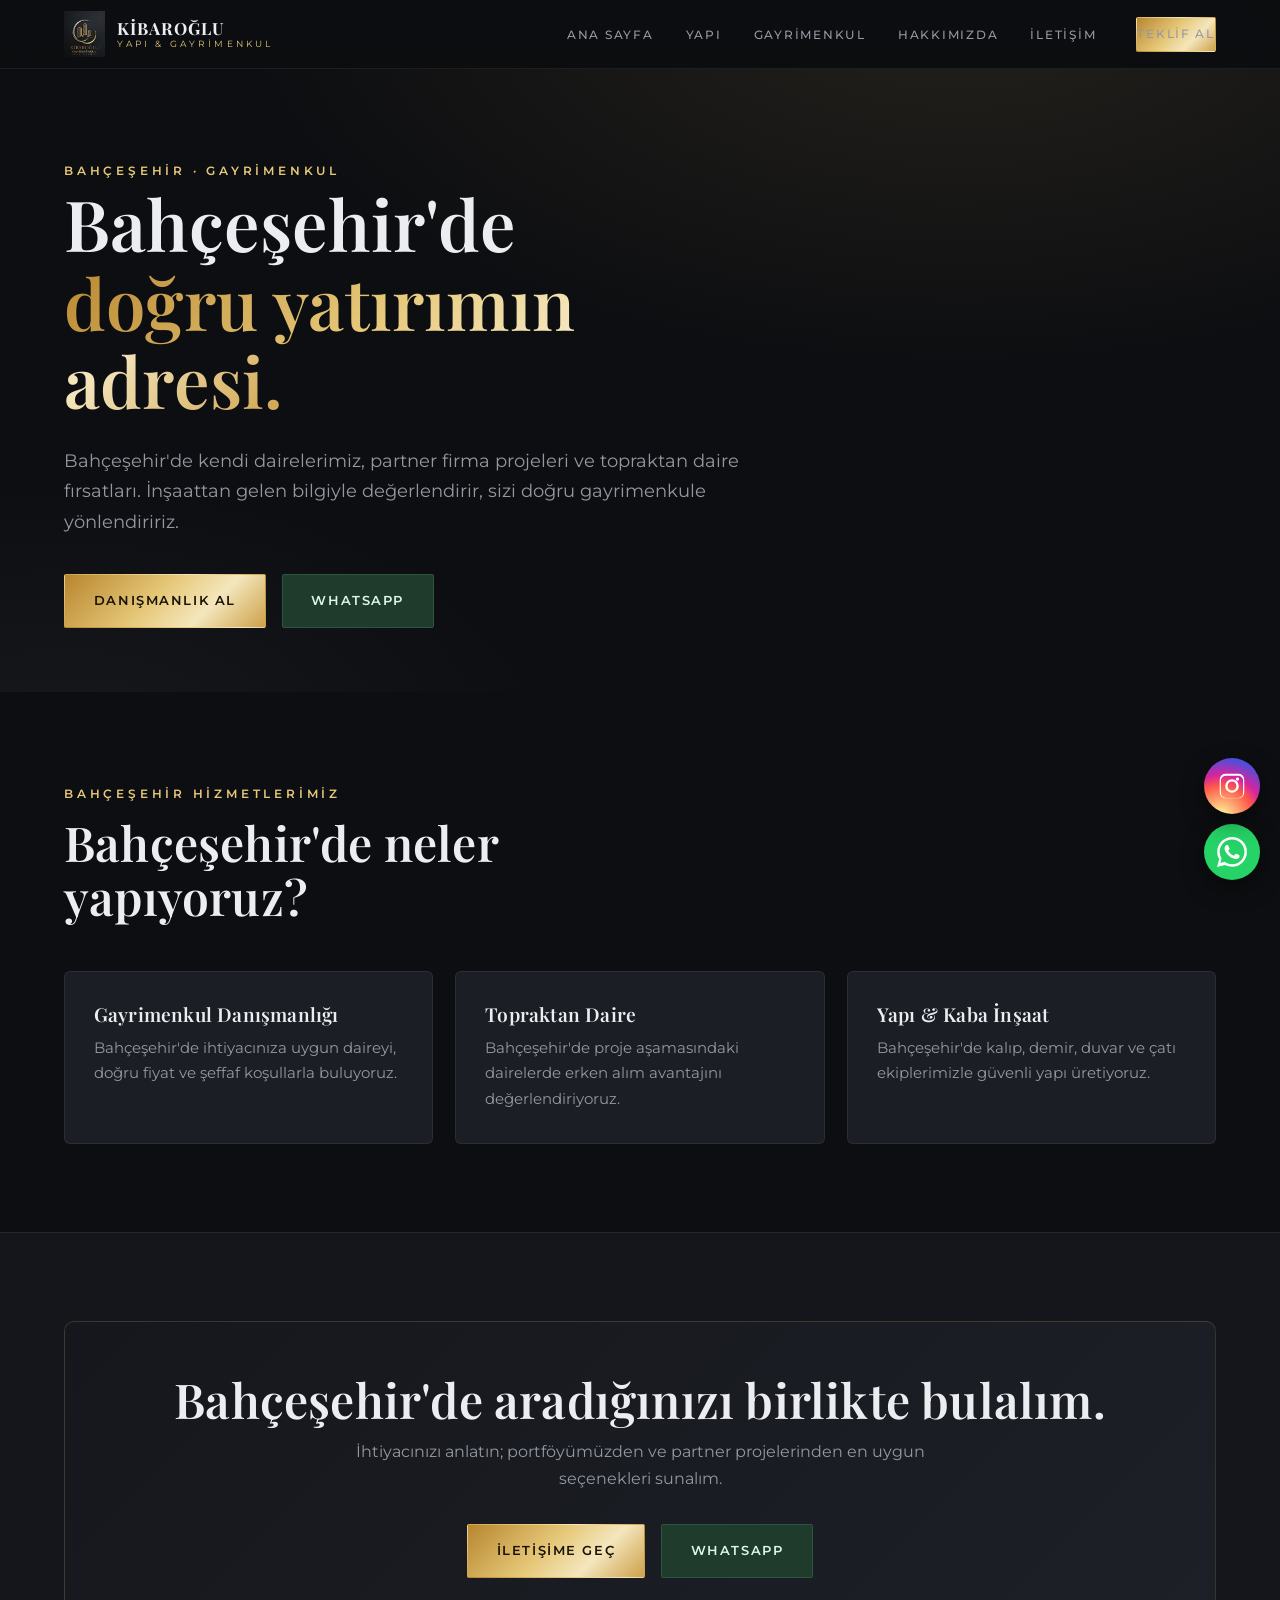
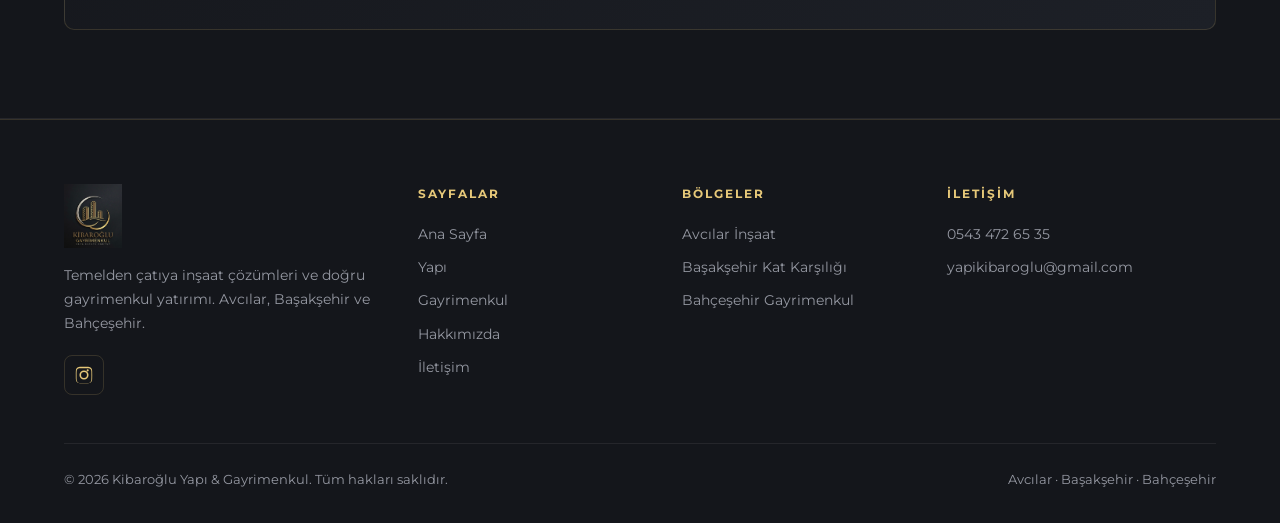
<file: bahcesehir-gayrimenkul.html>
<!DOCTYPE html>
<html lang="tr">
<head>
<meta charset="UTF-8">
<meta name="viewport" content="width=device-width, initial-scale=1.0">
<meta name="theme-color" content="#0d0e11">
<link rel="manifest" href="manifest.json">
<title>Bahçeşehir Gayrimenkul & Yapı — Kibaroğlu Yapı</title>
<meta name="description" content="Bahçeşehir'de gayrimenkul danışmanlığı ve yapı hizmetleri. Doğru daire, topraktan alım ve kaba inşaat çözümleri. 35+ yıllık inşaat tecrübesiyle güvenli yatırım.">
<link rel="preconnect" href="https://fonts.googleapis.com">
<link rel="preconnect" href="https://fonts.gstatic.com" crossorigin>
<link href="https://fonts.googleapis.com/css2?family=Playfair+Display:wght@500;600;700&family=Montserrat:wght@400;500;600;700&display=swap" rel="stylesheet">
<link rel="icon" type="image/png" sizes="32x32" href="assets/favicon-32.png">
<link rel="apple-touch-icon" sizes="180x180" href="assets/favicon-180.png">
<link rel="canonical" href="https://yapikibaroglu-lgtm.github.io/bahcesehir-gayrimenkul.html">
<meta property="og:type" content="website">
<meta property="og:site_name" content="Kibaroğlu Yapı &amp; Gayrimenkul">
<meta property="og:locale" content="tr_TR">
<meta property="og:title" content="Bahçeşehir Gayrimenkul & Yapı — Kibaroğlu Yapı">
<meta property="og:description" content="Bahçeşehir'de gayrimenkul danışmanlığı ve yapı hizmetleri. Doğru daire, topraktan alım ve kaba inşaat.">
<meta property="og:url" content="https://yapikibaroglu-lgtm.github.io/bahcesehir-gayrimenkul.html">
<meta property="og:image" content="https://yapikibaroglu-lgtm.github.io/assets/og-image.jpg">
<link rel="stylesheet" href="styles.css?v=9">
<script type="application/ld+json">
{
  "@context": "https://schema.org",
  "@type": "Service",
  "serviceType": "Gayrimenkul danışmanlığı ve yapı hizmetleri",
  "provider": { "@type": "RealEstateAgent", "name": "Kibaroğlu Yapı & Gayrimenkul", "telephone": "+905434726535" },
  "areaServed": { "@type": "Place", "name": "Bahçeşehir, İstanbul" },
  "url": "https://yapikibaroglu-lgtm.github.io/bahcesehir-gayrimenkul.html"
}
</script>
<script type="application/ld+json">
{
  "@context": "https://schema.org",
  "@type": "BreadcrumbList",
  "itemListElement": [
    { "@type": "ListItem", "position": 1, "name": "Ana Sayfa", "item": "https://yapikibaroglu-lgtm.github.io/" },
    { "@type": "ListItem", "position": 2, "name": "Bahçeşehir Gayrimenkul", "item": "https://yapikibaroglu-lgtm.github.io/bahcesehir-gayrimenkul.html" }
  ]
}
</script>
</head>
<body>

<header class="site-header">
  <nav class="nav wrap">
    <a class="brand" href="index.html">
      <img src="assets/logo.jpeg" alt="Kibaroğlu Yapı & Gayrimenkul logosu">
      <span class="brand-txt"><b>KİBAROĞLU</b><span>Yapı &amp; Gayrimenkul</span></span>
    </a>
    <ul class="menu">
      <li><a href="index.html">Ana Sayfa</a></li>
      <li><a href="yapi.html">Yapı</a></li>
      <li><a href="gayrimenkul.html">Gayrimenkul</a></li>
      <li><a href="hakkimizda.html">Hakkımızda</a></li>
      <li><a href="iletisim.html">İletişim</a></li>
      <li class="nav-cta"><a class="btn btn-gold" href="iletisim.html">Teklif Al</a></li>
    </ul>
    <button class="burger" aria-label="Menüyü aç"><span></span><span></span><span></span></button>
  </nav>
</header>

<section class="hero" style="padding:5.5rem 0 4rem;">
  <div class="hero-bg"></div>
  <div class="wrap" data-reveal>
    <span class="eyebrow">Bahçeşehir · Gayrimenkul</span>
    <h1>Bahçeşehir'de <span class="gold-text">doğru yatırımın adresi.</span></h1>
    <p class="lead">Bahçeşehir'de kendi dairelerimiz, partner firma projeleri ve topraktan daire fırsatları. İnşaattan gelen bilgiyle değerlendirir, sizi doğru gayrimenkule yönlendiririz.</p>
    <div class="hero-actions">
      <a class="btn btn-gold" href="iletisim.html">Danışmanlık Al</a>
      <a class="btn btn-wa" href="https://wa.me/905434726535" target="_blank" rel="noopener">WhatsApp</a>
    </div>
  </div>
</section>

<section class="section">
  <div class="wrap">
    <div class="sec-head" data-reveal>
      <span class="eyebrow">Bahçeşehir Hizmetlerimiz</span>
      <h2>Bahçeşehir'de neler yapıyoruz?</h2>
    </div>
    <div class="grid-3">
      <div class="card" data-reveal><h3>Gayrimenkul Danışmanlığı</h3><p>Bahçeşehir'de ihtiyacınıza uygun daireyi, doğru fiyat ve şeffaf koşullarla buluyoruz.</p></div>
      <div class="card" data-reveal><h3>Topraktan Daire</h3><p>Bahçeşehir'de proje aşamasındaki dairelerde erken alım avantajını değerlendiriyoruz.</p></div>
      <div class="card" data-reveal><h3>Yapı & Kaba İnşaat</h3><p>Bahçeşehir'de kalıp, demir, duvar ve çatı ekiplerimizle güvenli yapı üretiyoruz.</p></div>
    </div>
  </div>
</section>

<section class="section alt">
  <div class="wrap">
    <div class="cta-band" data-reveal>
      <h2>Bahçeşehir'de aradığınızı birlikte bulalım.</h2>
      <p>İhtiyacınızı anlatın; portföyümüzden ve partner projelerinden en uygun seçenekleri sunalım.</p>
      <div class="hero-actions">
        <a class="btn btn-gold" href="iletisim.html">İletişime Geç</a>
        <a class="btn btn-wa" href="https://wa.me/905434726535" target="_blank" rel="noopener">WhatsApp</a>
      </div>
    </div>
  </div>
</section>

<footer class="site-footer">
  <div class="wrap foot-grid">
    <div class="foot-brand">
      <img src="assets/logo.jpeg" alt="Kibaroğlu logosu">
      <p>Temelden çatıya inşaat çözümleri ve doğru gayrimenkul yatırımı. Avcılar, Başakşehir ve Bahçeşehir.</p>
    </div>
    <div class="foot-col">
      <h4>Sayfalar</h4>
      <a href="index.html">Ana Sayfa</a>
      <a href="yapi.html">Yapı</a>
      <a href="gayrimenkul.html">Gayrimenkul</a>
      <a href="hakkimizda.html">Hakkımızda</a>
      <a href="iletisim.html">İletişim</a>
    </div>
    <div class="foot-col">
      <h4>Bölgeler</h4>
      <a href="avcilar-insaat.html">Avcılar İnşaat</a>
      <a href="basaksehir-kat-karsiligi.html">Başakşehir Kat Karşılığı</a>
      <a href="bahcesehir-gayrimenkul.html">Bahçeşehir Gayrimenkul</a>
    </div>
    <div class="foot-col">
      <h4>İletişim</h4>
      <a href="tel:+905434726535">0543 472 65 35</a>
      <a href="mailto:yapikibaroglu@gmail.com">yapikibaroglu@gmail.com</a>
    </div>
  </div>
  <div class="wrap foot-bottom">
    <span>© 2026 Kibaroğlu Yapı &amp; Gayrimenkul. Tüm hakları saklıdır.</span>
    <span>Avcılar · Başakşehir · Bahçeşehir</span>
  </div>
</footer>

<script src="script.js?v=9"></script>
</body>
</html>
</file>
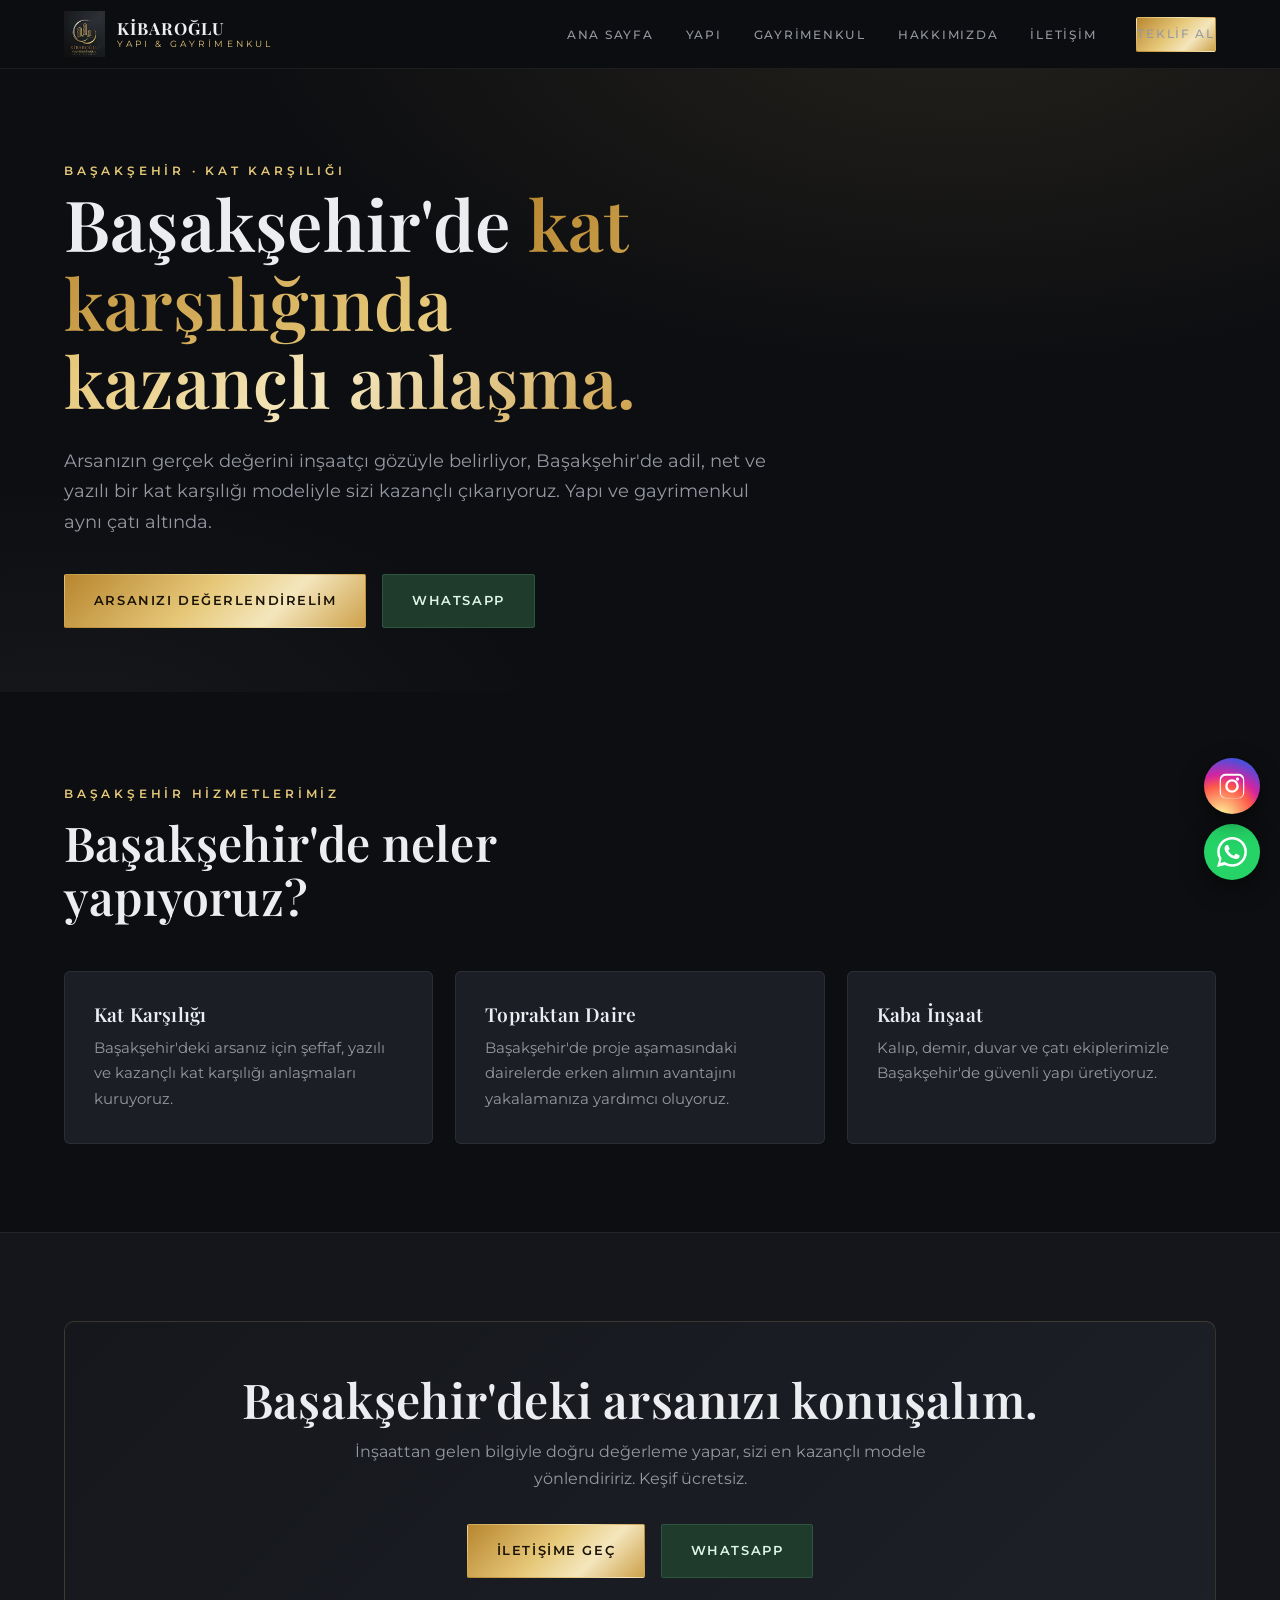
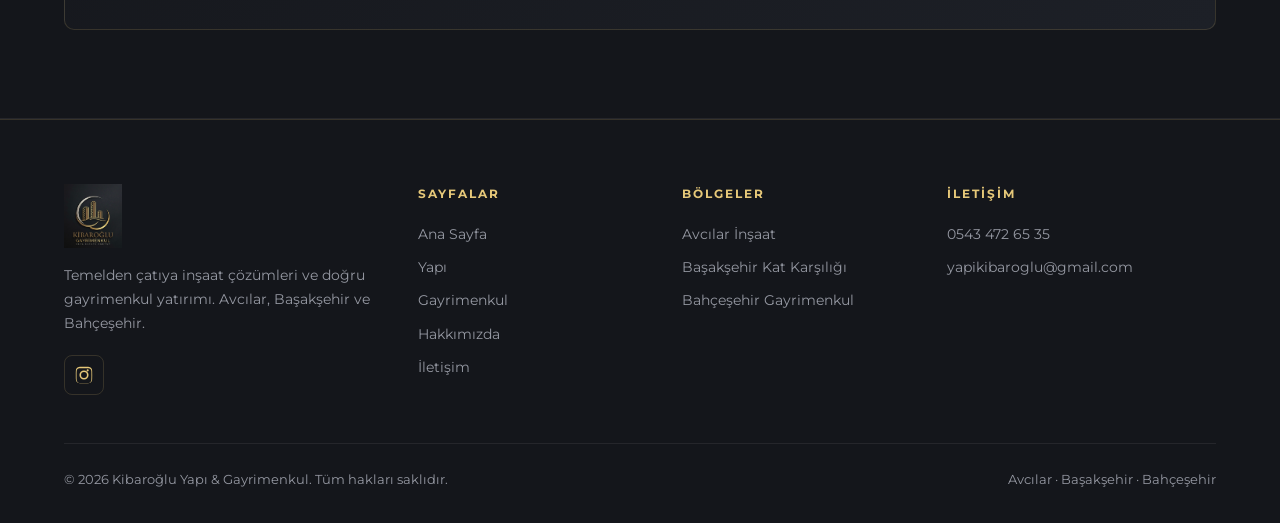
<file: basaksehir-kat-karsiligi.html>
<!DOCTYPE html>
<html lang="tr">
<head>
<meta charset="UTF-8">
<meta name="viewport" content="width=device-width, initial-scale=1.0">
<meta name="theme-color" content="#0d0e11">
<link rel="manifest" href="manifest.json">
<title>Başakşehir Kat Karşılığı & Gayrimenkul — Kibaroğlu Yapı</title>
<meta name="description" content="Başakşehir'de kat karşılığı inşaat ve gayrimenkul danışmanlığı. Arsanız için adil, şeffaf ve yazılı kat karşılığı anlaşmaları. 35+ yıllık inşaat tecrübesi.">
<link rel="preconnect" href="https://fonts.googleapis.com">
<link rel="preconnect" href="https://fonts.gstatic.com" crossorigin>
<link href="https://fonts.googleapis.com/css2?family=Playfair+Display:wght@500;600;700&family=Montserrat:wght@400;500;600;700&display=swap" rel="stylesheet">
<link rel="icon" type="image/png" sizes="32x32" href="assets/favicon-32.png">
<link rel="apple-touch-icon" sizes="180x180" href="assets/favicon-180.png">
<link rel="canonical" href="https://yapikibaroglu-lgtm.github.io/basaksehir-kat-karsiligi.html">
<meta property="og:type" content="website">
<meta property="og:site_name" content="Kibaroğlu Yapı &amp; Gayrimenkul">
<meta property="og:locale" content="tr_TR">
<meta property="og:title" content="Başakşehir Kat Karşılığı & Gayrimenkul — Kibaroğlu Yapı">
<meta property="og:description" content="Başakşehir'de kat karşılığı inşaat ve gayrimenkul danışmanlığı. Adil, şeffaf ve yazılı anlaşmalar.">
<meta property="og:url" content="https://yapikibaroglu-lgtm.github.io/basaksehir-kat-karsiligi.html">
<meta property="og:image" content="https://yapikibaroglu-lgtm.github.io/assets/og-image.jpg">
<link rel="stylesheet" href="styles.css?v=9">
<script type="application/ld+json">
{
  "@context": "https://schema.org",
  "@type": "Service",
  "serviceType": "Kat karşılığı inşaat ve gayrimenkul danışmanlığı",
  "provider": { "@type": "GeneralContractor", "name": "Kibaroğlu Yapı & Gayrimenkul", "telephone": "+905434726535" },
  "areaServed": { "@type": "Place", "name": "Başakşehir, İstanbul" },
  "url": "https://yapikibaroglu-lgtm.github.io/basaksehir-kat-karsiligi.html"
}
</script>
<script type="application/ld+json">
{
  "@context": "https://schema.org",
  "@type": "BreadcrumbList",
  "itemListElement": [
    { "@type": "ListItem", "position": 1, "name": "Ana Sayfa", "item": "https://yapikibaroglu-lgtm.github.io/" },
    { "@type": "ListItem", "position": 2, "name": "Başakşehir Kat Karşılığı", "item": "https://yapikibaroglu-lgtm.github.io/basaksehir-kat-karsiligi.html" }
  ]
}
</script>
</head>
<body>

<header class="site-header">
  <nav class="nav wrap">
    <a class="brand" href="index.html">
      <img src="assets/logo.jpeg" alt="Kibaroğlu Yapı & Gayrimenkul logosu">
      <span class="brand-txt"><b>KİBAROĞLU</b><span>Yapı &amp; Gayrimenkul</span></span>
    </a>
    <ul class="menu">
      <li><a href="index.html">Ana Sayfa</a></li>
      <li><a href="yapi.html">Yapı</a></li>
      <li><a href="gayrimenkul.html">Gayrimenkul</a></li>
      <li><a href="hakkimizda.html">Hakkımızda</a></li>
      <li><a href="iletisim.html">İletişim</a></li>
      <li class="nav-cta"><a class="btn btn-gold" href="iletisim.html">Teklif Al</a></li>
    </ul>
    <button class="burger" aria-label="Menüyü aç"><span></span><span></span><span></span></button>
  </nav>
</header>

<section class="hero" style="padding:5.5rem 0 4rem;">
  <div class="hero-bg"></div>
  <div class="wrap" data-reveal>
    <span class="eyebrow">Başakşehir · Kat Karşılığı</span>
    <h1>Başakşehir'de <span class="gold-text">kat karşılığında kazançlı anlaşma.</span></h1>
    <p class="lead">Arsanızın gerçek değerini inşaatçı gözüyle belirliyor, Başakşehir'de adil, net ve yazılı bir kat karşılığı modeliyle sizi kazançlı çıkarıyoruz. Yapı ve gayrimenkul aynı çatı altında.</p>
    <div class="hero-actions">
      <a class="btn btn-gold" href="iletisim.html">Arsanızı Değerlendirelim</a>
      <a class="btn btn-wa" href="https://wa.me/905434726535" target="_blank" rel="noopener">WhatsApp</a>
    </div>
  </div>
</section>

<section class="section">
  <div class="wrap">
    <div class="sec-head" data-reveal>
      <span class="eyebrow">Başakşehir Hizmetlerimiz</span>
      <h2>Başakşehir'de neler yapıyoruz?</h2>
    </div>
    <div class="grid-3">
      <div class="card" data-reveal><h3>Kat Karşılığı</h3><p>Başakşehir'deki arsanız için şeffaf, yazılı ve kazançlı kat karşılığı anlaşmaları kuruyoruz.</p></div>
      <div class="card" data-reveal><h3>Topraktan Daire</h3><p>Başakşehir'de proje aşamasındaki dairelerde erken alımın avantajını yakalamanıza yardımcı oluyoruz.</p></div>
      <div class="card" data-reveal><h3>Kaba İnşaat</h3><p>Kalıp, demir, duvar ve çatı ekiplerimizle Başakşehir'de güvenli yapı üretiyoruz.</p></div>
    </div>
  </div>
</section>

<section class="section alt">
  <div class="wrap">
    <div class="cta-band" data-reveal>
      <h2>Başakşehir'deki arsanızı konuşalım.</h2>
      <p>İnşaattan gelen bilgiyle doğru değerleme yapar, sizi en kazançlı modele yönlendiririz. Keşif ücretsiz.</p>
      <div class="hero-actions">
        <a class="btn btn-gold" href="iletisim.html">İletişime Geç</a>
        <a class="btn btn-wa" href="https://wa.me/905434726535" target="_blank" rel="noopener">WhatsApp</a>
      </div>
    </div>
  </div>
</section>

<footer class="site-footer">
  <div class="wrap foot-grid">
    <div class="foot-brand">
      <img src="assets/logo.jpeg" alt="Kibaroğlu logosu">
      <p>Temelden çatıya inşaat çözümleri ve doğru gayrimenkul yatırımı. Avcılar, Başakşehir ve Bahçeşehir.</p>
    </div>
    <div class="foot-col">
      <h4>Sayfalar</h4>
      <a href="index.html">Ana Sayfa</a>
      <a href="yapi.html">Yapı</a>
      <a href="gayrimenkul.html">Gayrimenkul</a>
      <a href="hakkimizda.html">Hakkımızda</a>
      <a href="iletisim.html">İletişim</a>
    </div>
    <div class="foot-col">
      <h4>Bölgeler</h4>
      <a href="avcilar-insaat.html">Avcılar İnşaat</a>
      <a href="basaksehir-kat-karsiligi.html">Başakşehir Kat Karşılığı</a>
      <a href="bahcesehir-gayrimenkul.html">Bahçeşehir Gayrimenkul</a>
    </div>
    <div class="foot-col">
      <h4>İletişim</h4>
      <a href="tel:+905434726535">0543 472 65 35</a>
      <a href="mailto:yapikibaroglu@gmail.com">yapikibaroglu@gmail.com</a>
    </div>
  </div>
  <div class="wrap foot-bottom">
    <span>© 2026 Kibaroğlu Yapı &amp; Gayrimenkul. Tüm hakları saklıdır.</span>
    <span>Avcılar · Başakşehir · Bahçeşehir</span>
  </div>
</footer>

<script src="script.js?v=9"></script>
</body>
</html>
</file>
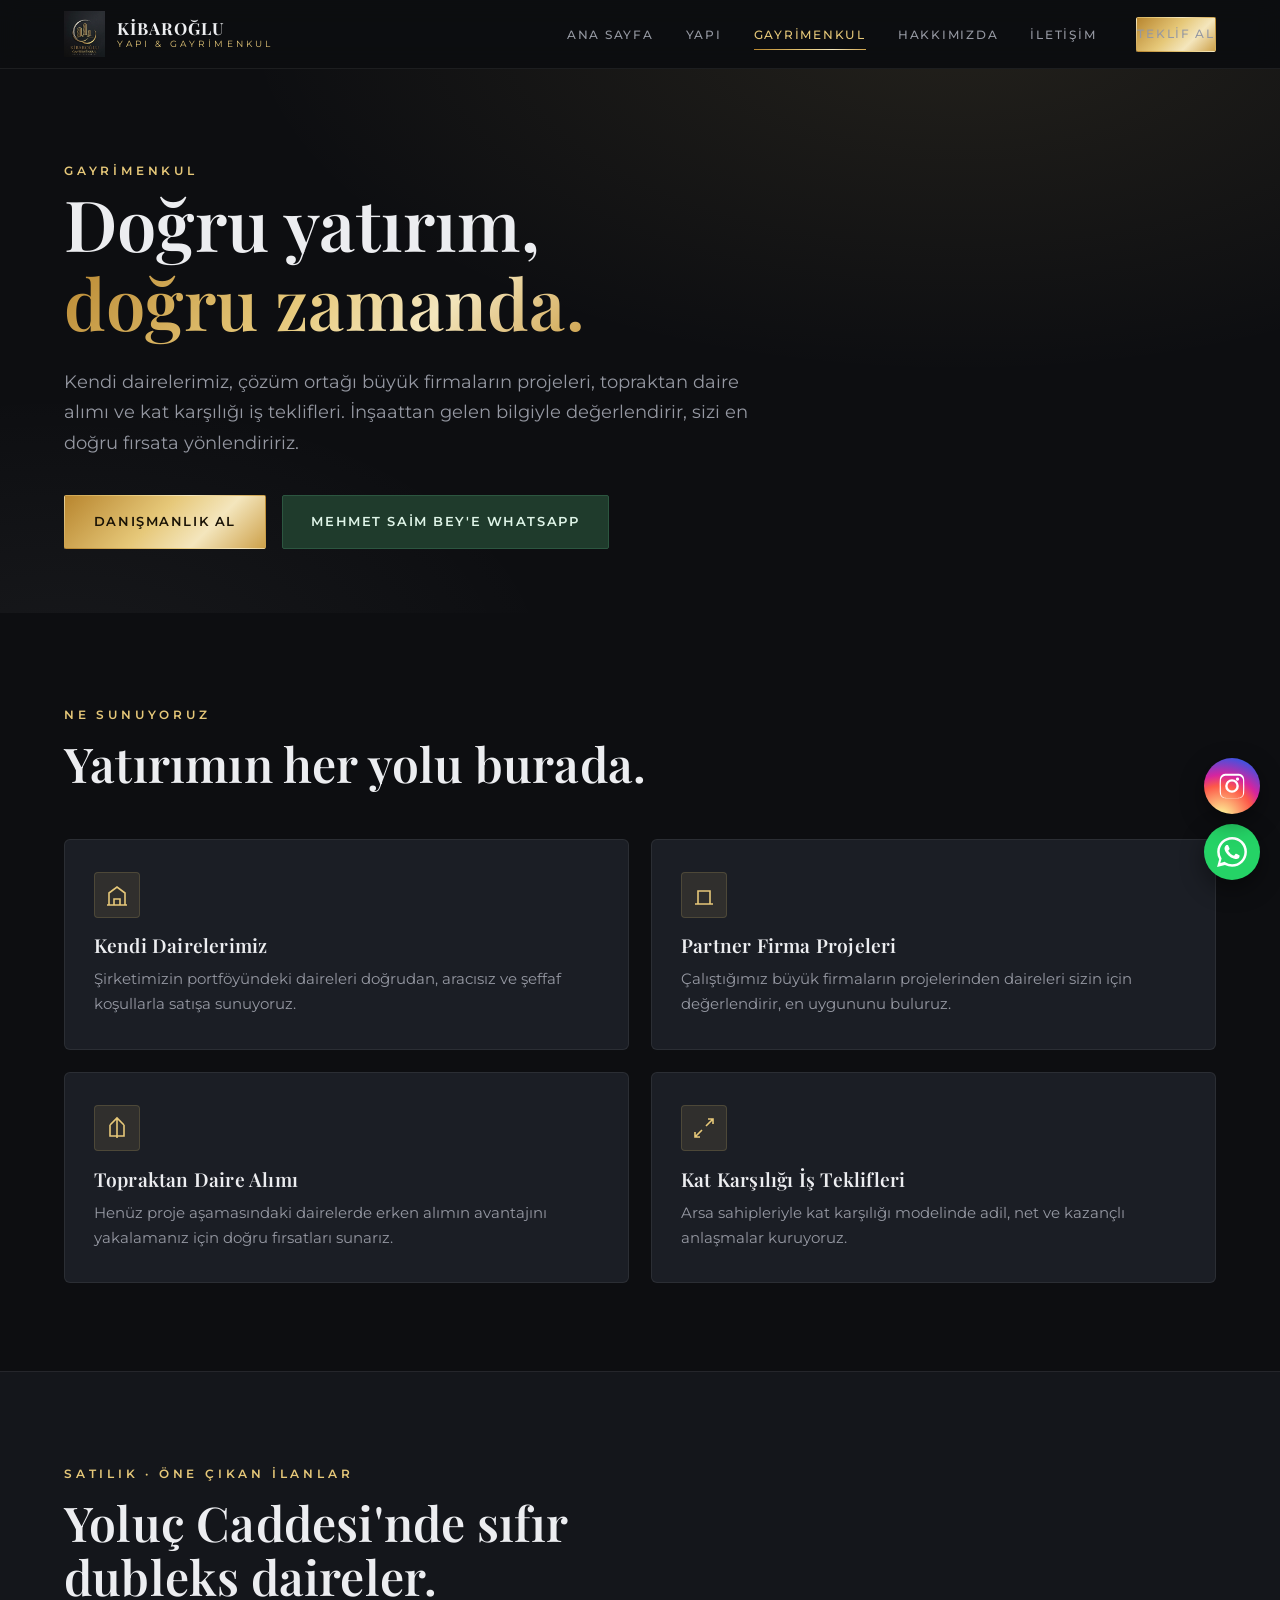
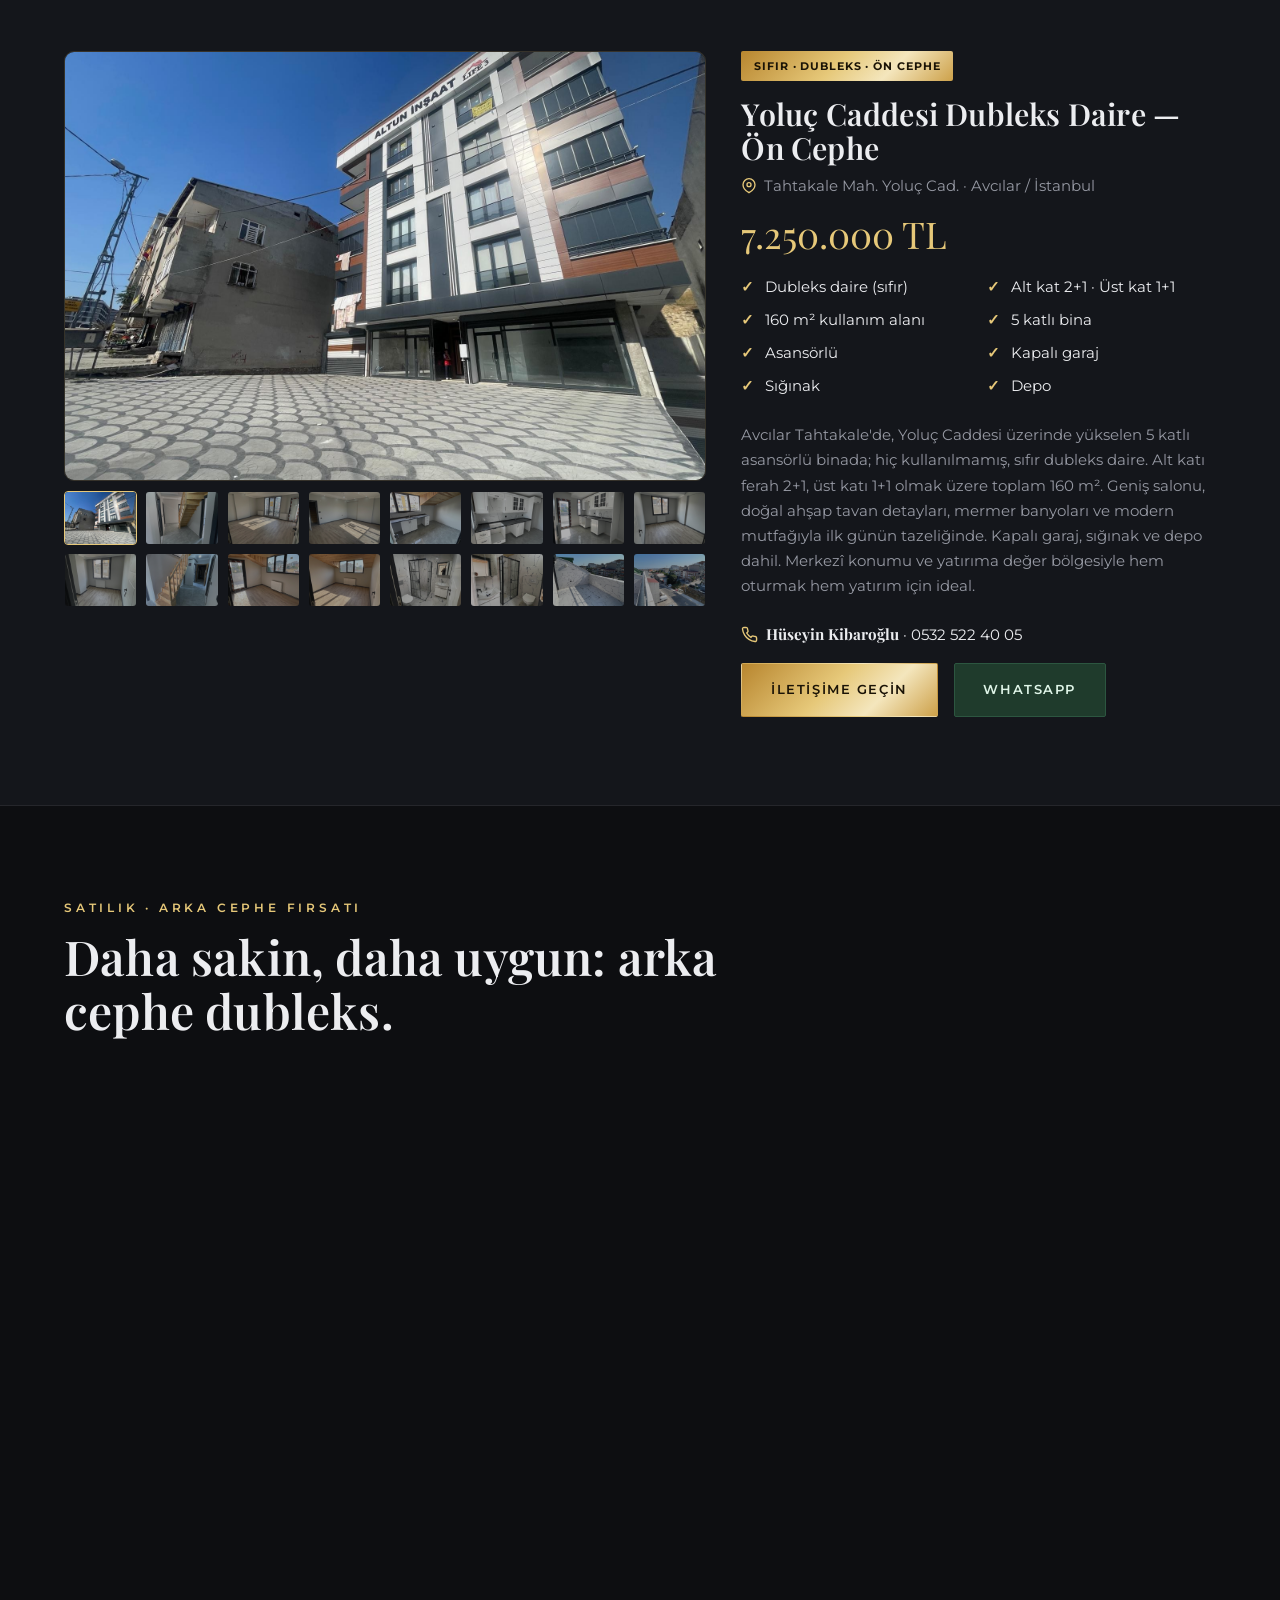
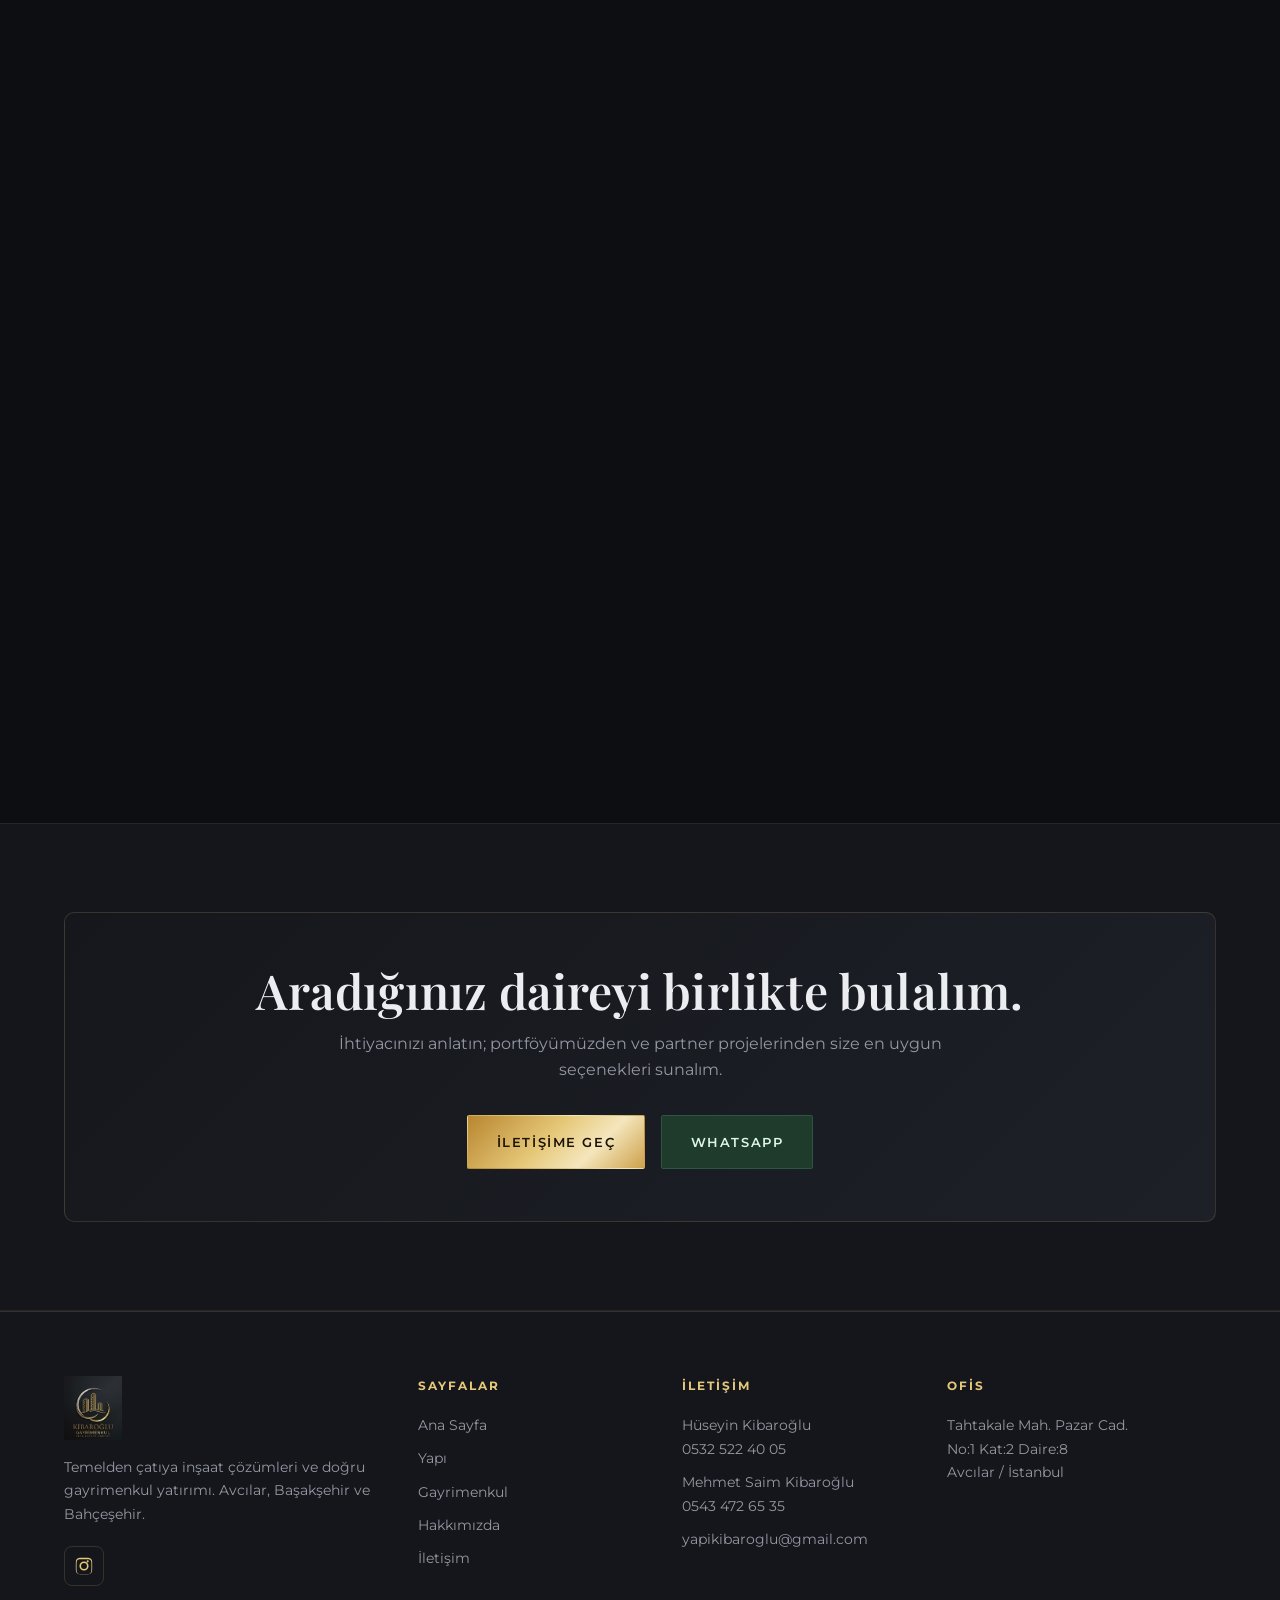
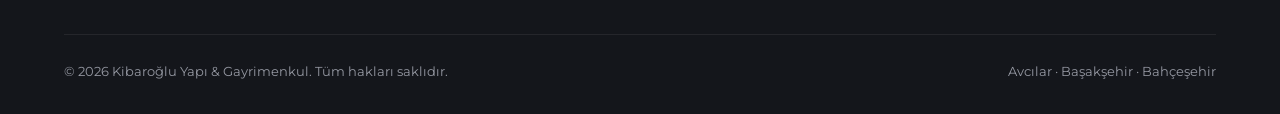
<file: gayrimenkul.html>
<!DOCTYPE html>
<html lang="tr">
<head>
<meta charset="UTF-8">
<meta name="viewport" content="width=device-width, initial-scale=1.0">
<meta name="theme-color" content="#0d0e11">
<link rel="manifest" href="manifest.json">
<title>Gayrimenkul — Kibaroğlu Yapı &amp; Gayrimenkul</title>
<meta name="description" content="Topraktan daire alımı, kat karşılığı iş teklifleri, kendi dairelerimiz ve çözüm ortağı firmaların projeleri. Avcılar, Başakşehir ve Bahçeşehir'de doğru yatırım.">
<link rel="preconnect" href="https://fonts.googleapis.com">
<link rel="preconnect" href="https://fonts.gstatic.com" crossorigin>
<link href="https://fonts.googleapis.com/css2?family=Playfair+Display:wght@500;600;700&family=Montserrat:wght@400;500;600;700&display=swap" rel="stylesheet">

<!-- Favicon -->
<link rel="icon" type="image/png" sizes="32x32" href="assets/favicon-32.png">
<link rel="apple-touch-icon" sizes="180x180" href="assets/favicon-180.png">

<!-- Paylaşım önizlemesi (Open Graph / Twitter) -->
<link rel="canonical" href="https://yapikibaroglu-lgtm.github.io/gayrimenkul.html">
<meta property="og:type" content="website">
<meta property="og:site_name" content="Kibaroğlu Yapı &amp; Gayrimenkul">
<meta property="og:locale" content="tr_TR">
<meta property="og:title" content="Gayrimenkul — Kibaroğlu Yapı &amp; Gayrimenkul">
<meta property="og:description" content="Topraktan daire alımı, kat karşılığı iş teklifleri, kendi dairelerimiz ve çözüm ortağı firmaların projeleri. Avcılar, Başakşehir ve Bahçeşehir'de doğru yatırım.">
<meta property="og:url" content="https://yapikibaroglu-lgtm.github.io/gayrimenkul.html">
<meta property="og:image" content="https://yapikibaroglu-lgtm.github.io/assets/og-image.jpg">
<meta property="og:image:width" content="1200">
<meta property="og:image:height" content="630">
<meta name="twitter:card" content="summary_large_image">
<meta name="twitter:title" content="Gayrimenkul — Kibaroğlu Yapı &amp; Gayrimenkul">
<meta name="twitter:description" content="Topraktan daire, kat karşılığı ve partner projeleriyle doğru gayrimenkul yatırımı.">
<meta name="twitter:image" content="https://yapikibaroglu-lgtm.github.io/assets/og-image.jpg">

<link rel="stylesheet" href="styles.css?v=9">
</head>
<body>

<header class="site-header">
  <nav class="nav wrap">
    <a class="brand" href="index.html">
      <img src="assets/logo.jpeg" alt="Kibaroğlu Yapı & Gayrimenkul logosu">
      <span class="brand-txt"><b>KİBAROĞLU</b><span>Yapı &amp; Gayrimenkul</span></span>
    </a>
    <ul class="menu">
      <li><a href="index.html">Ana Sayfa</a></li>
      <li><a href="yapi.html">Yapı</a></li>
      <li><a class="active" href="gayrimenkul.html">Gayrimenkul</a></li>
      <li><a href="hakkimizda.html">Hakkımızda</a></li>
      <li><a href="iletisim.html">İletişim</a></li>
      <li class="nav-cta"><a class="btn btn-gold" href="iletisim.html">Teklif Al</a></li>
    </ul>
    <button class="burger" aria-label="Menüyü aç"><span></span><span></span><span></span></button>
  </nav>
</header>

<!-- HERO -->
<section class="hero" style="padding:5.5rem 0 4rem;">
  <div class="hero-bg"></div>
  <div class="wrap" data-reveal>
    <span class="eyebrow">Gayrimenkul</span>
    <h1>Doğru yatırım, <span class="gold-text">doğru zamanda.</span></h1>
    <p class="lead">Kendi dairelerimiz, çözüm ortağı büyük firmaların projeleri, topraktan daire alımı ve kat karşılığı iş teklifleri. İnşaattan gelen bilgiyle değerlendirir, sizi en doğru fırsata yönlendiririz.</p>
    <div class="hero-actions">
      <a class="btn btn-gold" href="iletisim.html">Danışmanlık Al</a>
      <a class="btn btn-wa" href="https://wa.me/905434726535" target="_blank" rel="noopener">Mehmet Saim Bey'e WhatsApp</a>
    </div>
  </div>
</section>

<!-- HİZMETLER -->
<section class="section">
  <div class="wrap">
    <div class="sec-head" data-reveal>
      <span class="eyebrow">Ne Sunuyoruz</span>
      <h2>Yatırımın her yolu burada.</h2>
    </div>
    <div class="grid-2">
      <div class="card" data-reveal>
        <div class="icon"><svg viewBox="0 0 24 24" fill="none" stroke-width="1.6"><path d="M2 22h20M4 22V10l8-6 8 6v12M9 22v-6h6v6"/></svg></div>
        <h3>Kendi Dairelerimiz</h3>
        <p>Şirketimizin portföyündeki daireleri doğrudan, aracısız ve şeffaf koşullarla satışa sunuyoruz.</p>
      </div>
      <div class="card" data-reveal>
        <div class="icon"><svg viewBox="0 0 24 24" fill="none" stroke-width="1.6"><path d="M3 21h18M6 21V8h12v13M9 12h.01M15 12h.01M9 16h.01M15 16h.01"/></svg></div>
        <h3>Partner Firma Projeleri</h3>
        <p>Çalıştığımız büyük firmaların projelerinden daireleri sizin için değerlendirir, en uygununu buluruz.</p>
      </div>
      <div class="card" data-reveal>
        <div class="icon"><svg viewBox="0 0 24 24" fill="none" stroke-width="1.6"><path d="M12 2v20M5 9l7-7 7 7M5 9v11h14V9"/></svg></div>
        <h3>Topraktan Daire Alımı</h3>
        <p>Henüz proje aşamasındaki dairelerde erken alımın avantajını yakalamanız için doğru fırsatları sunarız.</p>
      </div>
      <div class="card" data-reveal>
        <div class="icon"><svg viewBox="0 0 24 24" fill="none" stroke-width="1.6"><path d="M16 3h5v5M21 3l-7 7M8 21H3v-5M3 21l7-7"/></svg></div>
        <h3>Kat Karşılığı İş Teklifleri</h3>
        <p>Arsa sahipleriyle kat karşılığı modelinde adil, net ve kazançlı anlaşmalar kuruyoruz.</p>
      </div>
    </div>
  </div>
</section>

<!-- ÖNE ÇIKAN İLAN -->
<section class="section alt" id="ilan">
  <div class="wrap">
    <div class="sec-head" data-reveal>
      <span class="eyebrow">Satılık · Öne Çıkan İlanlar</span>
      <h2>Yoluç Caddesi'nde sıfır dubleks daireler.</h2>
    </div>
    <div class="feat" data-reveal>
      <div class="feat-gallery">
        <img class="feat-main" src="assets/ilan-yoluc/on-01.jpg" alt="Yoluç Caddesi ön cephe dubleks daire bina dış cephe">
        <div class="feat-thumbs">
          <img src="assets/ilan-yoluc/on-01.jpg" loading="lazy" alt="Bina dış cephe">
          <img src="assets/ilan-yoluc/on-02.jpg" loading="lazy" alt="Giriş ve dubleks merdiven">
          <img src="assets/ilan-yoluc/on-03.jpg" loading="lazy" alt="Geniş salon">
          <img src="assets/ilan-yoluc/on-04.jpg" loading="lazy" alt="Salon">
          <img src="assets/ilan-yoluc/on-05.jpg" loading="lazy" alt="Mutfak">
          <img src="assets/ilan-yoluc/on-06.jpg" loading="lazy" alt="Mutfak">
          <img src="assets/ilan-yoluc/on-07.jpg" loading="lazy" alt="Mutfak ve manzara">
          <img src="assets/ilan-yoluc/on-08.jpg" loading="lazy" alt="Oda">
          <img src="assets/ilan-yoluc/on-09.jpg" loading="lazy" alt="Manzaralı oda">
          <img src="assets/ilan-yoluc/on-10.jpg" loading="lazy" alt="Dubleks iç merdiven">
          <img src="assets/ilan-yoluc/on-11.jpg" loading="lazy" alt="Üst kat ahşap tavan odası">
          <img src="assets/ilan-yoluc/on-12.jpg" loading="lazy" alt="Üst kat oda">
          <img src="assets/ilan-yoluc/on-13.jpg" loading="lazy" alt="Mermer banyo">
          <img src="assets/ilan-yoluc/on-14.jpg" loading="lazy" alt="Duşakabinli banyo">
          <img src="assets/ilan-yoluc/on-15.jpg" loading="lazy" alt="Teras">
          <img src="assets/ilan-yoluc/on-16.jpg" loading="lazy" alt="Şehir manzarası">
        </div>
      </div>
      <div class="feat-info">
        <span class="feat-badge">Sıfır · Dubleks · Ön Cephe</span>
        <h3>Yoluç Caddesi Dubleks Daire — Ön Cephe</h3>
        <div class="feat-loc">
          <svg width="16" height="16" viewBox="0 0 24 24" fill="none" stroke="currentColor" stroke-width="2"><path d="M21 10c0 7-9 12-9 12s-9-5-9-12a9 9 0 0 1 18 0z"/><circle cx="12" cy="10" r="3"/></svg>
          Tahtakale Mah. Yoluç Cad. · Avcılar / İstanbul
        </div>
        <div class="feat-price">7.250.000 TL</div>
        <ul class="specs-list">
          <li>Dubleks daire (sıfır)</li>
          <li>Alt kat 2+1 · Üst kat 1+1</li>
          <li>160 m² kullanım alanı</li>
          <li>5 katlı bina</li>
          <li>Asansörlü</li>
          <li>Kapalı garaj</li>
          <li>Sığınak</li>
          <li>Depo</li>
        </ul>
        <p class="feat-desc">Avcılar Tahtakale'de, Yoluç Caddesi üzerinde yükselen 5 katlı asansörlü binada; hiç kullanılmamış, sıfır dubleks daire. Alt katı ferah 2+1, üst katı 1+1 olmak üzere toplam 160 m². Geniş salonu, doğal ahşap tavan detayları, mermer banyoları ve modern mutfağıyla ilk günün tazeliğinde. Kapalı garaj, sığınak ve depo dahil. Merkezî konumu ve yatırıma değer bölgesiyle hem oturmak hem yatırım için ideal.</p>
        <div class="feat-contact">
          <div class="feat-phone">
            <svg width="17" height="17" viewBox="0 0 24 24" fill="none" stroke="currentColor" stroke-width="2"><path d="M22 16.92v3a2 2 0 0 1-2.18 2 19.79 19.79 0 0 1-8.63-3.07 19.5 19.5 0 0 1-6-6 19.79 19.79 0 0 1-3.07-8.67A2 2 0 0 1 4.11 2h3a2 2 0 0 1 2 1.72c.13.96.36 1.9.7 2.81a2 2 0 0 1-.45 2.11L8.09 9.91a16 16 0 0 0 6 6l1.27-1.27a2 2 0 0 1 2.11-.45c.91.34 1.85.57 2.81.7A2 2 0 0 1 22 16.92z"/></svg>
            <span><b>Hüseyin Kibaroğlu</b> · 0532 522 40 05</span>
          </div>
          <div class="hero-actions">
            <a class="btn btn-gold" href="tel:+905325224005">İletişime Geçin</a>
            <a class="btn btn-wa" href="https://wa.me/905325224005?text=Merhaba%2C%20Yolu%C3%A7%20Caddesi%20dubleks%20daire%20ilan%C4%B1%20hakk%C4%B1nda%20bilgi%20almak%20istiyorum." target="_blank" rel="noopener">WhatsApp</a>
          </div>
        </div>
      </div>
    </div>
  </div>
</section>

<!-- İKİNCİ İLAN — ARKA CEPHE -->
<section class="section" id="ilan2">
  <div class="wrap">
    <div class="sec-head" data-reveal>
      <span class="eyebrow">Satılık · Arka Cephe Fırsatı</span>
      <h2>Daha sakin, daha uygun: arka cephe dubleks.</h2>
    </div>
    <div class="feat" data-reveal>
      <div class="feat-gallery">
        <img class="feat-main" src="assets/ilan-yoluc2/arka-01.jpg" alt="Yoluç Caddesi arka cephe dubleks daire bina dış cephe">
        <div class="feat-thumbs">
          <img src="assets/ilan-yoluc2/arka-01.jpg" loading="lazy" alt="Bina dış cephe">
          <img src="assets/ilan-yoluc2/arka-02.jpg" loading="lazy" alt="Bina dış görünüm ve manzara">
          <img src="assets/ilan-yoluc2/arka-03.jpg" loading="lazy" alt="Giriş holü">
          <img src="assets/ilan-yoluc2/arka-04.jpg" loading="lazy" alt="Salon ve balkon">
          <img src="assets/ilan-yoluc2/arka-05.jpg" loading="lazy" alt="Geniş salon">
          <img src="assets/ilan-yoluc2/arka-06.jpg" loading="lazy" alt="Salon">
          <img src="assets/ilan-yoluc2/arka-07.jpg" loading="lazy" alt="Mutfak">
          <img src="assets/ilan-yoluc2/arka-08.jpg" loading="lazy" alt="Mutfak">
          <img src="assets/ilan-yoluc2/arka-09.jpg" loading="lazy" alt="Oda">
          <img src="assets/ilan-yoluc2/arka-10.jpg" loading="lazy" alt="Manzaralı oda">
          <img src="assets/ilan-yoluc2/arka-11.jpg" loading="lazy" alt="Dubleks iç merdiven">
          <img src="assets/ilan-yoluc2/arka-12.jpg" loading="lazy" alt="Üst kat ahşap tavan">
          <img src="assets/ilan-yoluc2/arka-13.jpg" loading="lazy" alt="Üst kat oda">
          <img src="assets/ilan-yoluc2/arka-14.jpg" loading="lazy" alt="Mermer banyo">
          <img src="assets/ilan-yoluc2/arka-15.jpg" loading="lazy" alt="Duşakabinli banyo">
          <img src="assets/ilan-yoluc2/arka-16.jpg" loading="lazy" alt="Teras ve manzara">
        </div>
      </div>
      <div class="feat-info">
        <span class="feat-badge">Sıfır · Dubleks · Arka Cephe</span>
        <h3>Yoluç Caddesi Dubleks Daire — Arka Cephe</h3>
        <div class="feat-loc">
          <svg width="16" height="16" viewBox="0 0 24 24" fill="none" stroke="currentColor" stroke-width="2"><path d="M21 10c0 7-9 12-9 12s-9-5-9-12a9 9 0 0 1 18 0z"/><circle cx="12" cy="10" r="3"/></svg>
          Tahtakale Mah. Yoluç Cad. · Avcılar / İstanbul
        </div>
        <div class="feat-price">7.000.000 TL</div>
        <ul class="specs-list">
          <li>Dubleks daire (sıfır)</li>
          <li>Alt kat 2+1 · Üst kat 1+1</li>
          <li>160 m² kullanım alanı</li>
          <li>5 katlı bina</li>
          <li>Asansörlü</li>
          <li>Kapalı garaj</li>
          <li>Sığınak</li>
          <li>Depo</li>
        </ul>
        <p class="feat-desc">Aynı binada, <b>arka cephede</b> yer alan sıfır dubleks daire — sokak gürültüsünden uzak, daha sakin ve özel bir yaşam. Arka cephenin sunduğu huzurlu ortam ve ferah manzarasıyla, şehrin ortasında dinlendirici bir ev. 160 m², alt kat 2+1, üst kat 1+1; geniş salonu, ahşap tavan detayları ve mermer banyolarıyla ön cephedeki daireyle <b>birebir aynı kalitede</b>. Asansör, kapalı garaj, sığınak ve depo dahil. Arka cephe avantajıyla <b>250.000 TL daha uygun</b> fiyata, aynı konfor.</p>
        <div class="feat-contact">
          <div class="feat-phone">
            <svg width="17" height="17" viewBox="0 0 24 24" fill="none" stroke="currentColor" stroke-width="2"><path d="M22 16.92v3a2 2 0 0 1-2.18 2 19.79 19.79 0 0 1-8.63-3.07 19.5 19.5 0 0 1-6-6 19.79 19.79 0 0 1-3.07-8.67A2 2 0 0 1 4.11 2h3a2 2 0 0 1 2 1.72c.13.96.36 1.9.7 2.81a2 2 0 0 1-.45 2.11L8.09 9.91a16 16 0 0 0 6 6l1.27-1.27a2 2 0 0 1 2.11-.45c.91.34 1.85.57 2.81.7A2 2 0 0 1 22 16.92z"/></svg>
            <span><b>Hüseyin Kibaroğlu</b> · 0532 522 40 05</span>
          </div>
          <div class="hero-actions">
            <a class="btn btn-gold" href="tel:+905325224005">İletişime Geçin</a>
            <a class="btn btn-wa" href="https://wa.me/905325224005?text=Merhaba%2C%20Yolu%C3%A7%20Caddesi%20arka%20cephe%20dubleks%20daire%20ilan%C4%B1%20hakk%C4%B1nda%20bilgi%20almak%20istiyorum." target="_blank" rel="noopener">WhatsApp</a>
          </div>
        </div>
      </div>
    </div>
  </div>
</section>

<!-- AVANTAJ -->
<section class="section">
  <div class="wrap">
    <div class="about-grid">
      <div data-reveal>
        <span class="eyebrow">Neden Bizimle</span>
        <h2 style="margin:.6rem 0 1rem;">İnşaatçı gözüyle bakan bir danışman.</h2>
        <p class="lead">Sadece satış yapan değil; binanın nasıl yapıldığını, malzemenin kalitesini ve bölgenin geleceğini bilen bir ekiple çalışırsınız. Bu da yatırımınızın doğru olmasını sağlar.</p>
        <div class="values">
          <div class="value"><b>Şeffaf süreç</b><span>Gizli koşul yok; her aşamada net bilgi.</span></div>
          <div class="value"><b>Doğru değerleme</b><span>Yapı tecrübesiyle gerçekçi fiyat ve fırsat analizi.</span></div>
        </div>
      </div>
      <div class="about-figure" data-reveal>
        <div class="big">3</div>
        <div class="big-label">Bölgede Aktif Portföy</div>
      </div>
    </div>
  </div>
</section>

<!-- CTA -->
<section class="section alt">
  <div class="wrap">
    <div class="cta-band" data-reveal>
      <h2>Aradığınız daireyi birlikte bulalım.</h2>
      <p>İhtiyacınızı anlatın; portföyümüzden ve partner projelerinden size en uygun seçenekleri sunalım.</p>
      <div class="hero-actions">
        <a class="btn btn-gold" href="iletisim.html">İletişime Geç</a>
        <a class="btn btn-wa" href="https://wa.me/905434726535" target="_blank" rel="noopener">WhatsApp</a>
      </div>
    </div>
  </div>
</section>

<footer class="site-footer">
  <div class="wrap foot-grid">
    <div class="foot-brand">
      <img src="assets/logo.jpeg" alt="Kibaroğlu logosu">
      <p>Temelden çatıya inşaat çözümleri ve doğru gayrimenkul yatırımı. Avcılar, Başakşehir ve Bahçeşehir.</p>
    </div>
    <div class="foot-col">
      <h4>Sayfalar</h4>
      <a href="index.html">Ana Sayfa</a>
      <a href="yapi.html">Yapı</a>
      <a href="gayrimenkul.html">Gayrimenkul</a>
      <a href="hakkimizda.html">Hakkımızda</a>
      <a href="iletisim.html">İletişim</a>
    </div>
    <div class="foot-col">
      <h4>İletişim</h4>
      <a href="tel:+905325224005">Hüseyin Kibaroğlu<br>0532 522 40 05</a>
      <a href="tel:+905434726535">Mehmet Saim Kibaroğlu<br>0543 472 65 35</a>
      <a href="mailto:yapikibaroglu@gmail.com">yapikibaroglu@gmail.com</a>
    </div>
    <div class="foot-col">
      <h4>Ofis</h4>
      <p>Tahtakale Mah. Pazar Cad.<br>No:1 Kat:2 Daire:8<br>Avcılar / İstanbul</p>
    </div>
  </div>
  <div class="wrap foot-bottom">
    <span>© 2026 Kibaroğlu Yapı &amp; Gayrimenkul. Tüm hakları saklıdır.</span>
    <span>Avcılar · Başakşehir · Bahçeşehir</span>
  </div>
</footer>

<script src="script.js?v=9"></script>
</body>
</html>
</file>
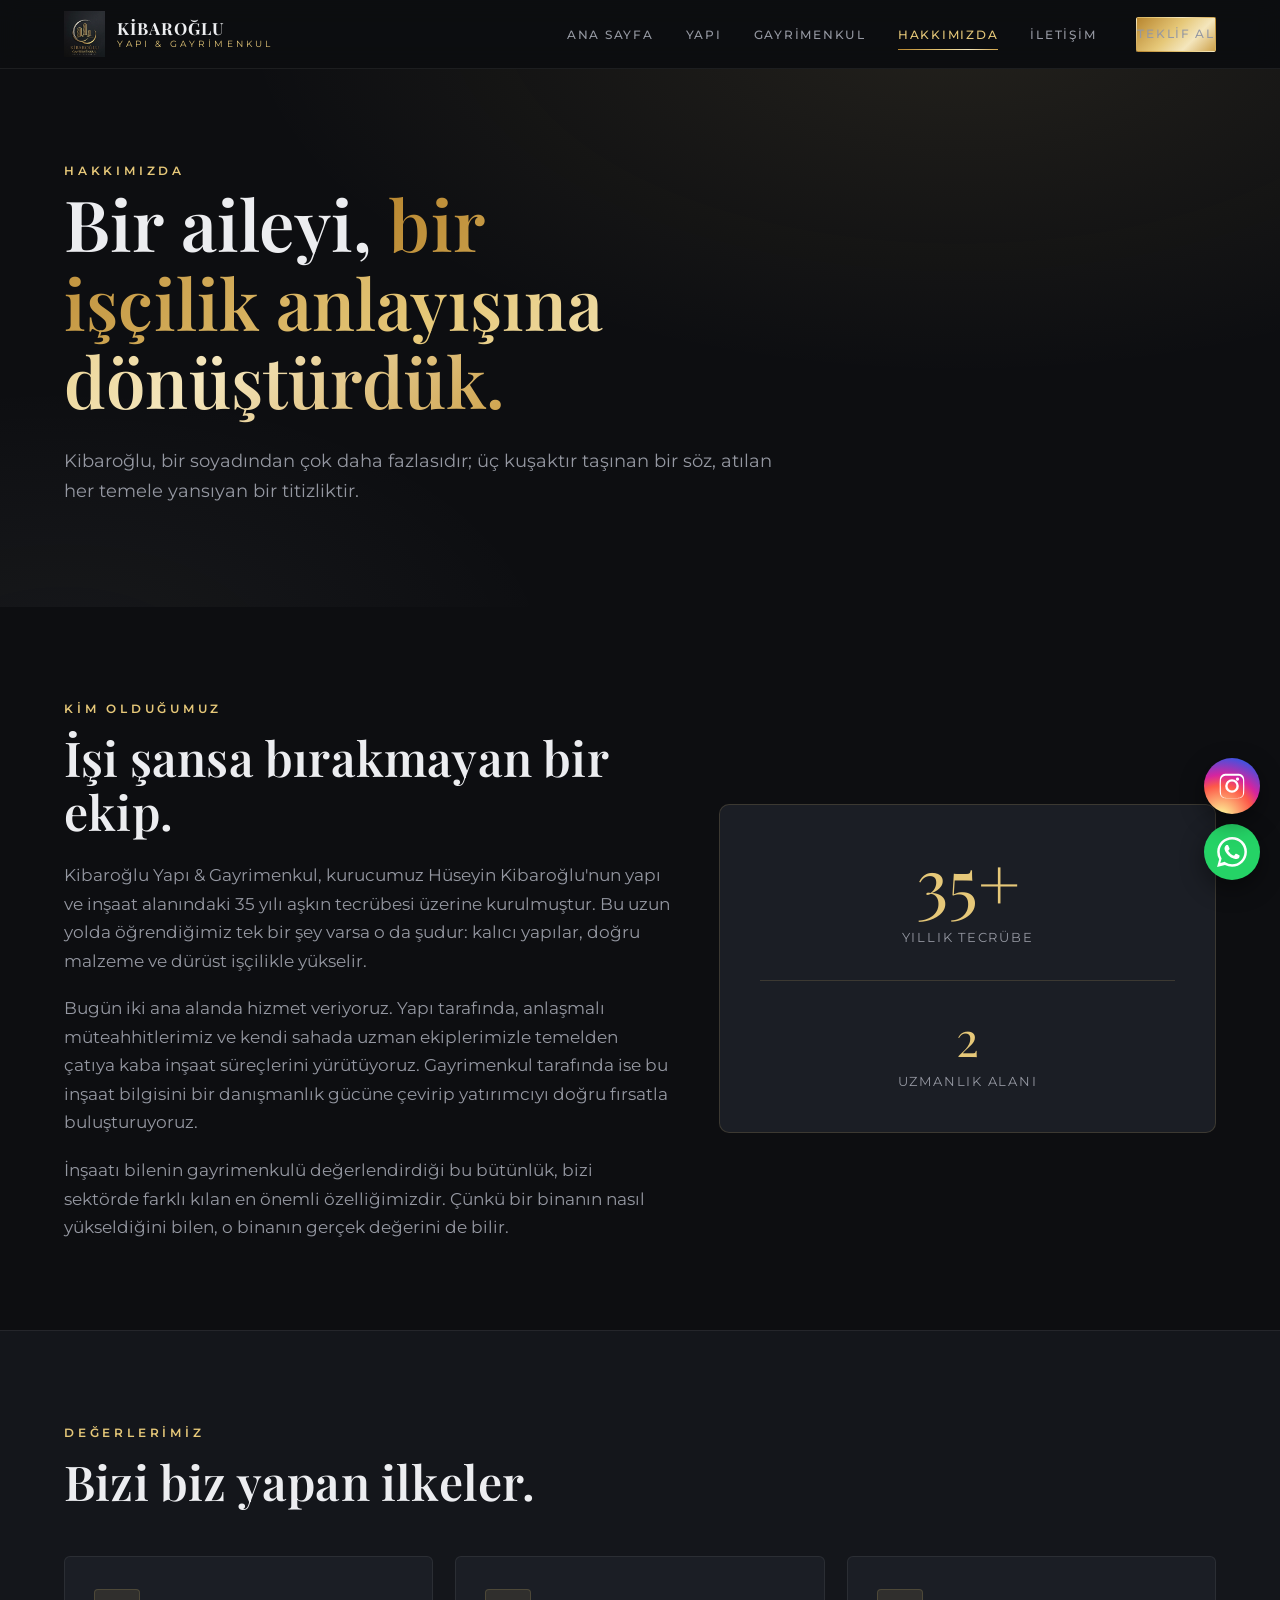
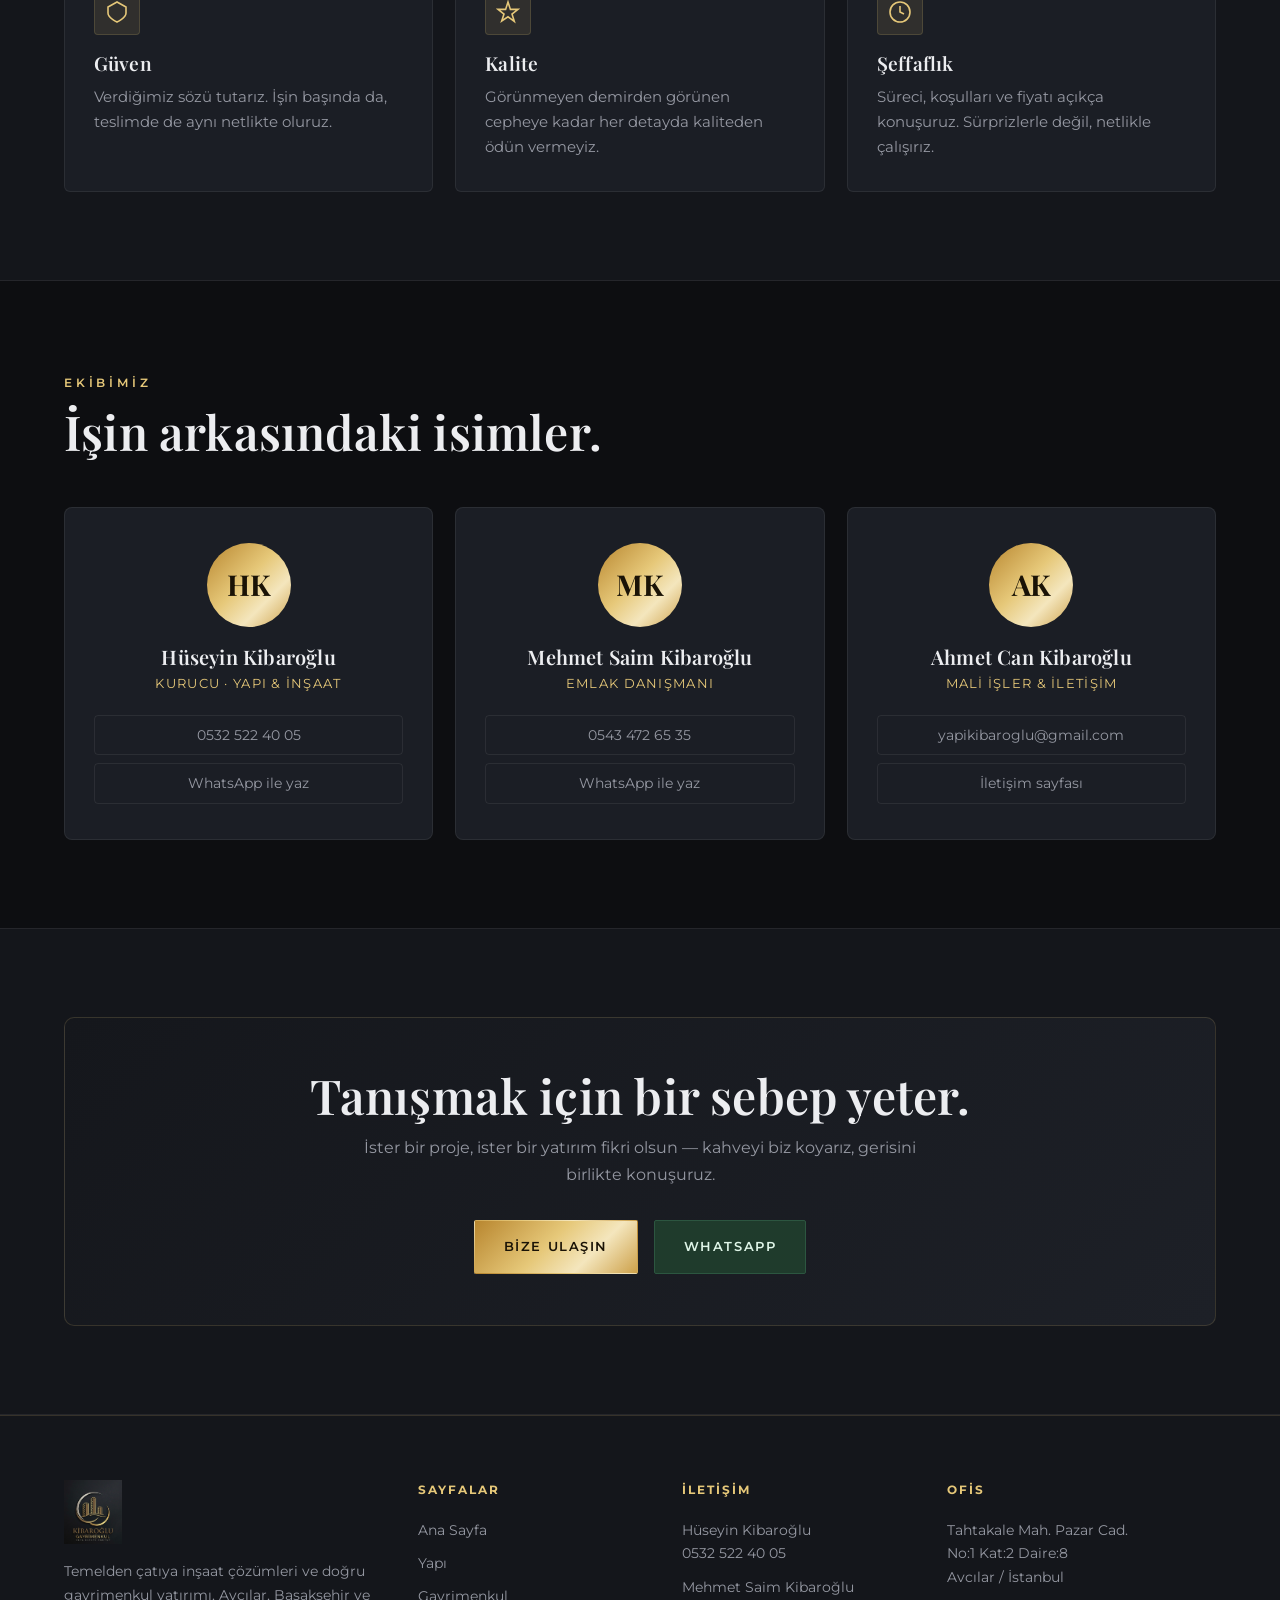
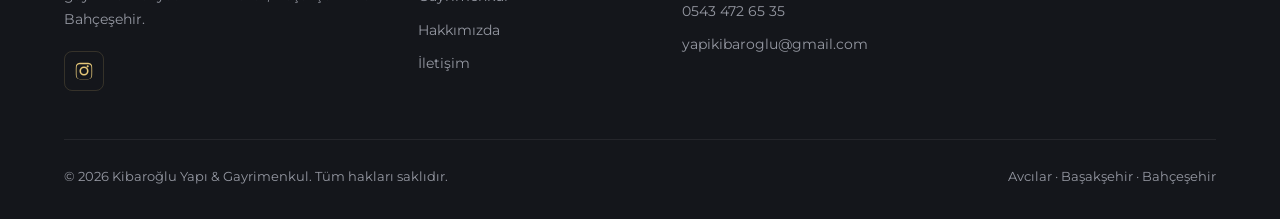
<file: hakkimizda.html>
<!DOCTYPE html>
<html lang="tr">
<head>
<meta charset="UTF-8">
<meta name="viewport" content="width=device-width, initial-scale=1.0">
<meta name="theme-color" content="#0d0e11">
<link rel="manifest" href="manifest.json">
<title>Hakkımızda — Kibaroğlu Yapı &amp; Gayrimenkul</title>
<meta name="description" content="Kibaroğlu Yapı & Gayrimenkul; 35+ yıllık inşaat tecrübesini doğru gayrimenkul danışmanlığıyla birleştiren, sözünde duran bir aile şirketidir.">
<link rel="preconnect" href="https://fonts.googleapis.com">
<link rel="preconnect" href="https://fonts.gstatic.com" crossorigin>
<link href="https://fonts.googleapis.com/css2?family=Playfair+Display:wght@500;600;700&family=Montserrat:wght@400;500;600;700&display=swap" rel="stylesheet">

<!-- Favicon -->
<link rel="icon" type="image/png" sizes="32x32" href="assets/favicon-32.png">
<link rel="apple-touch-icon" sizes="180x180" href="assets/favicon-180.png">

<!-- Paylaşım önizlemesi (Open Graph / Twitter) -->
<link rel="canonical" href="https://yapikibaroglu-lgtm.github.io/hakkimizda.html">
<meta property="og:type" content="website">
<meta property="og:site_name" content="Kibaroğlu Yapı &amp; Gayrimenkul">
<meta property="og:locale" content="tr_TR">
<meta property="og:title" content="Hakkımızda — Kibaroğlu Yapı &amp; Gayrimenkul">
<meta property="og:description" content="Kibaroğlu Yapı & Gayrimenkul; 35+ yıllık inşaat tecrübesini doğru gayrimenkul danışmanlığıyla birleştiren, sözünde duran bir aile şirketidir.">
<meta property="og:url" content="https://yapikibaroglu-lgtm.github.io/hakkimizda.html">
<meta property="og:image" content="https://yapikibaroglu-lgtm.github.io/assets/og-image.jpg">
<meta property="og:image:width" content="1200">
<meta property="og:image:height" content="630">
<meta name="twitter:card" content="summary_large_image">
<meta name="twitter:title" content="Hakkımızda — Kibaroğlu Yapı &amp; Gayrimenkul">
<meta name="twitter:description" content="35+ yıllık inşaat tecrübesini doğru gayrimenkul danışmanlığıyla birleştiren aile şirketi.">
<meta name="twitter:image" content="https://yapikibaroglu-lgtm.github.io/assets/og-image.jpg">

<link rel="stylesheet" href="styles.css?v=9">
</head>
<body>

<header class="site-header">
  <nav class="nav wrap">
    <a class="brand" href="index.html">
      <img src="assets/logo.jpeg" alt="Kibaroğlu Yapı & Gayrimenkul logosu">
      <span class="brand-txt"><b>KİBAROĞLU</b><span>Yapı &amp; Gayrimenkul</span></span>
    </a>
    <ul class="menu">
      <li><a href="index.html">Ana Sayfa</a></li>
      <li><a href="yapi.html">Yapı</a></li>
      <li><a href="gayrimenkul.html">Gayrimenkul</a></li>
      <li><a class="active" href="hakkimizda.html">Hakkımızda</a></li>
      <li><a href="iletisim.html">İletişim</a></li>
      <li class="nav-cta"><a class="btn btn-gold" href="iletisim.html">Teklif Al</a></li>
    </ul>
    <button class="burger" aria-label="Menüyü aç"><span></span><span></span><span></span></button>
  </nav>
</header>

<!-- HERO -->
<section class="hero" style="padding:5.5rem 0 4rem;">
  <div class="hero-bg"></div>
  <div class="wrap" data-reveal>
    <span class="eyebrow">Hakkımızda</span>
    <h1>Bir aileyi, <span class="gold-text">bir işçilik anlayışına dönüştürdük.</span></h1>
    <p class="lead">Kibaroğlu, bir soyadından çok daha fazlasıdır; üç kuşaktır taşınan bir söz, atılan her temele yansıyan bir titizliktir.</p>
  </div>
</section>

<!-- HİKAYE -->
<section class="section">
  <div class="wrap">
    <div class="about-grid">
      <div data-reveal>
        <span class="eyebrow">Kim Olduğumuz</span>
        <h2 style="margin:.6rem 0 1.4rem;">İşi şansa bırakmayan bir ekip.</h2>
        <p class="lead" style="margin-bottom:1.2rem;">Kibaroğlu Yapı &amp; Gayrimenkul, kurucumuz Hüseyin Kibaroğlu'nun yapı ve inşaat alanındaki 35 yılı aşkın tecrübesi üzerine kurulmuştur. Bu uzun yolda öğrendiğimiz tek bir şey varsa o da şudur: kalıcı yapılar, doğru malzeme ve dürüst işçilikle yükselir.</p>
        <p class="lead" style="margin-bottom:1.2rem;">Bugün iki ana alanda hizmet veriyoruz. Yapı tarafında, anlaşmalı müteahhitlerimiz ve kendi sahada uzman ekiplerimizle temelden çatıya kaba inşaat süreçlerini yürütüyoruz. Gayrimenkul tarafında ise bu inşaat bilgisini bir danışmanlık gücüne çevirip yatırımcıyı doğru fırsatla buluşturuyoruz.</p>
        <p class="lead">İnşaatı bilenin gayrimenkulü değerlendirdiği bu bütünlük, bizi sektörde farklı kılan en önemli özelliğimizdir. Çünkü bir binanın nasıl yükseldiğini bilen, o binanın gerçek değerini de bilir.</p>
      </div>
      <div class="about-figure" data-reveal>
        <div class="big">35+</div>
        <div class="big-label">Yıllık Tecrübe</div>
        <div style="height:1px;background:var(--line);margin:2rem 0;"></div>
        <div class="big" style="font-size:3rem;">2</div>
        <div class="big-label">Uzmanlık Alanı</div>
      </div>
    </div>
  </div>
</section>

<!-- DEĞERLER -->
<section class="section alt">
  <div class="wrap">
    <div class="sec-head" data-reveal>
      <span class="eyebrow">Değerlerimiz</span>
      <h2>Bizi biz yapan ilkeler.</h2>
    </div>
    <div class="grid-3">
      <div class="card" data-reveal>
        <div class="icon"><svg viewBox="0 0 24 24" fill="none" stroke-width="1.6"><path d="M12 2 3 7v6c0 5 9 9 9 9s9-4 9-9V7l-9-5z"/></svg></div>
        <h3>Güven</h3>
        <p>Verdiğimiz sözü tutarız. İşin başında da, teslimde de aynı netlikte oluruz.</p>
      </div>
      <div class="card" data-reveal>
        <div class="icon"><svg viewBox="0 0 24 24" fill="none" stroke-width="1.6"><path d="m12 2 2.4 7.4H22l-6 4.6 2.3 7.4-6.3-4.6L5.7 21 8 14 2 9.4h7.6z"/></svg></div>
        <h3>Kalite</h3>
        <p>Görünmeyen demirden görünen cepheye kadar her detayda kaliteden ödün vermeyiz.</p>
      </div>
      <div class="card" data-reveal>
        <div class="icon"><svg viewBox="0 0 24 24" fill="none" stroke-width="1.6"><circle cx="12" cy="12" r="10"/><path d="M12 6v6l4 2"/></svg></div>
        <h3>Şeffaflık</h3>
        <p>Süreci, koşulları ve fiyatı açıkça konuşuruz. Sürprizlerle değil, netlikle çalışırız.</p>
      </div>
    </div>
  </div>
</section>

<!-- EKİP -->
<section class="section">
  <div class="wrap">
    <div class="sec-head" data-reveal>
      <span class="eyebrow">Ekibimiz</span>
      <h2>İşin arkasındaki isimler.</h2>
    </div>
    <div class="team">
      <div class="member" data-reveal>
        <div class="avatar">HK</div>
        <h3>Hüseyin Kibaroğlu</h3>
        <div class="role">Kurucu · Yapı &amp; İnşaat</div>
        <div class="contacts">
          <a href="tel:+905325224005">0532 522 40 05</a>
          <a href="https://wa.me/905325224005" target="_blank" rel="noopener">WhatsApp ile yaz</a>
        </div>
      </div>
      <div class="member" data-reveal>
        <div class="avatar">MK</div>
        <h3>Mehmet Saim Kibaroğlu</h3>
        <div class="role">Emlak Danışmanı</div>
        <div class="contacts">
          <a href="tel:+905434726535">0543 472 65 35</a>
          <a href="https://wa.me/905434726535" target="_blank" rel="noopener">WhatsApp ile yaz</a>
        </div>
      </div>
      <div class="member" data-reveal>
        <div class="avatar">AK</div>
        <h3>Ahmet Can Kibaroğlu</h3>
        <div class="role">Mali İşler &amp; İletişim</div>
        <div class="contacts">
          <a href="mailto:yapikibaroglu@gmail.com">yapikibaroglu@gmail.com</a>
          <a href="iletisim.html">İletişim sayfası</a>
        </div>
      </div>
    </div>
  </div>
</section>

<!-- CTA -->
<section class="section alt">
  <div class="wrap">
    <div class="cta-band" data-reveal>
      <h2>Tanışmak için bir sebep yeter.</h2>
      <p>İster bir proje, ister bir yatırım fikri olsun — kahveyi biz koyarız, gerisini birlikte konuşuruz.</p>
      <div class="hero-actions">
        <a class="btn btn-gold" href="iletisim.html">Bize Ulaşın</a>
        <a class="btn btn-wa" href="https://wa.me/905325224005" target="_blank" rel="noopener">WhatsApp</a>
      </div>
    </div>
  </div>
</section>

<footer class="site-footer">
  <div class="wrap foot-grid">
    <div class="foot-brand">
      <img src="assets/logo.jpeg" alt="Kibaroğlu logosu">
      <p>Temelden çatıya inşaat çözümleri ve doğru gayrimenkul yatırımı. Avcılar, Başakşehir ve Bahçeşehir.</p>
    </div>
    <div class="foot-col">
      <h4>Sayfalar</h4>
      <a href="index.html">Ana Sayfa</a>
      <a href="yapi.html">Yapı</a>
      <a href="gayrimenkul.html">Gayrimenkul</a>
      <a href="hakkimizda.html">Hakkımızda</a>
      <a href="iletisim.html">İletişim</a>
    </div>
    <div class="foot-col">
      <h4>İletişim</h4>
      <a href="tel:+905325224005">Hüseyin Kibaroğlu<br>0532 522 40 05</a>
      <a href="tel:+905434726535">Mehmet Saim Kibaroğlu<br>0543 472 65 35</a>
      <a href="mailto:yapikibaroglu@gmail.com">yapikibaroglu@gmail.com</a>
    </div>
    <div class="foot-col">
      <h4>Ofis</h4>
      <p>Tahtakale Mah. Pazar Cad.<br>No:1 Kat:2 Daire:8<br>Avcılar / İstanbul</p>
    </div>
  </div>
  <div class="wrap foot-bottom">
    <span>© 2026 Kibaroğlu Yapı &amp; Gayrimenkul. Tüm hakları saklıdır.</span>
    <span>Avcılar · Başakşehir · Bahçeşehir</span>
  </div>
</footer>

<script src="script.js?v=9"></script>
</body>
</html>
</file>
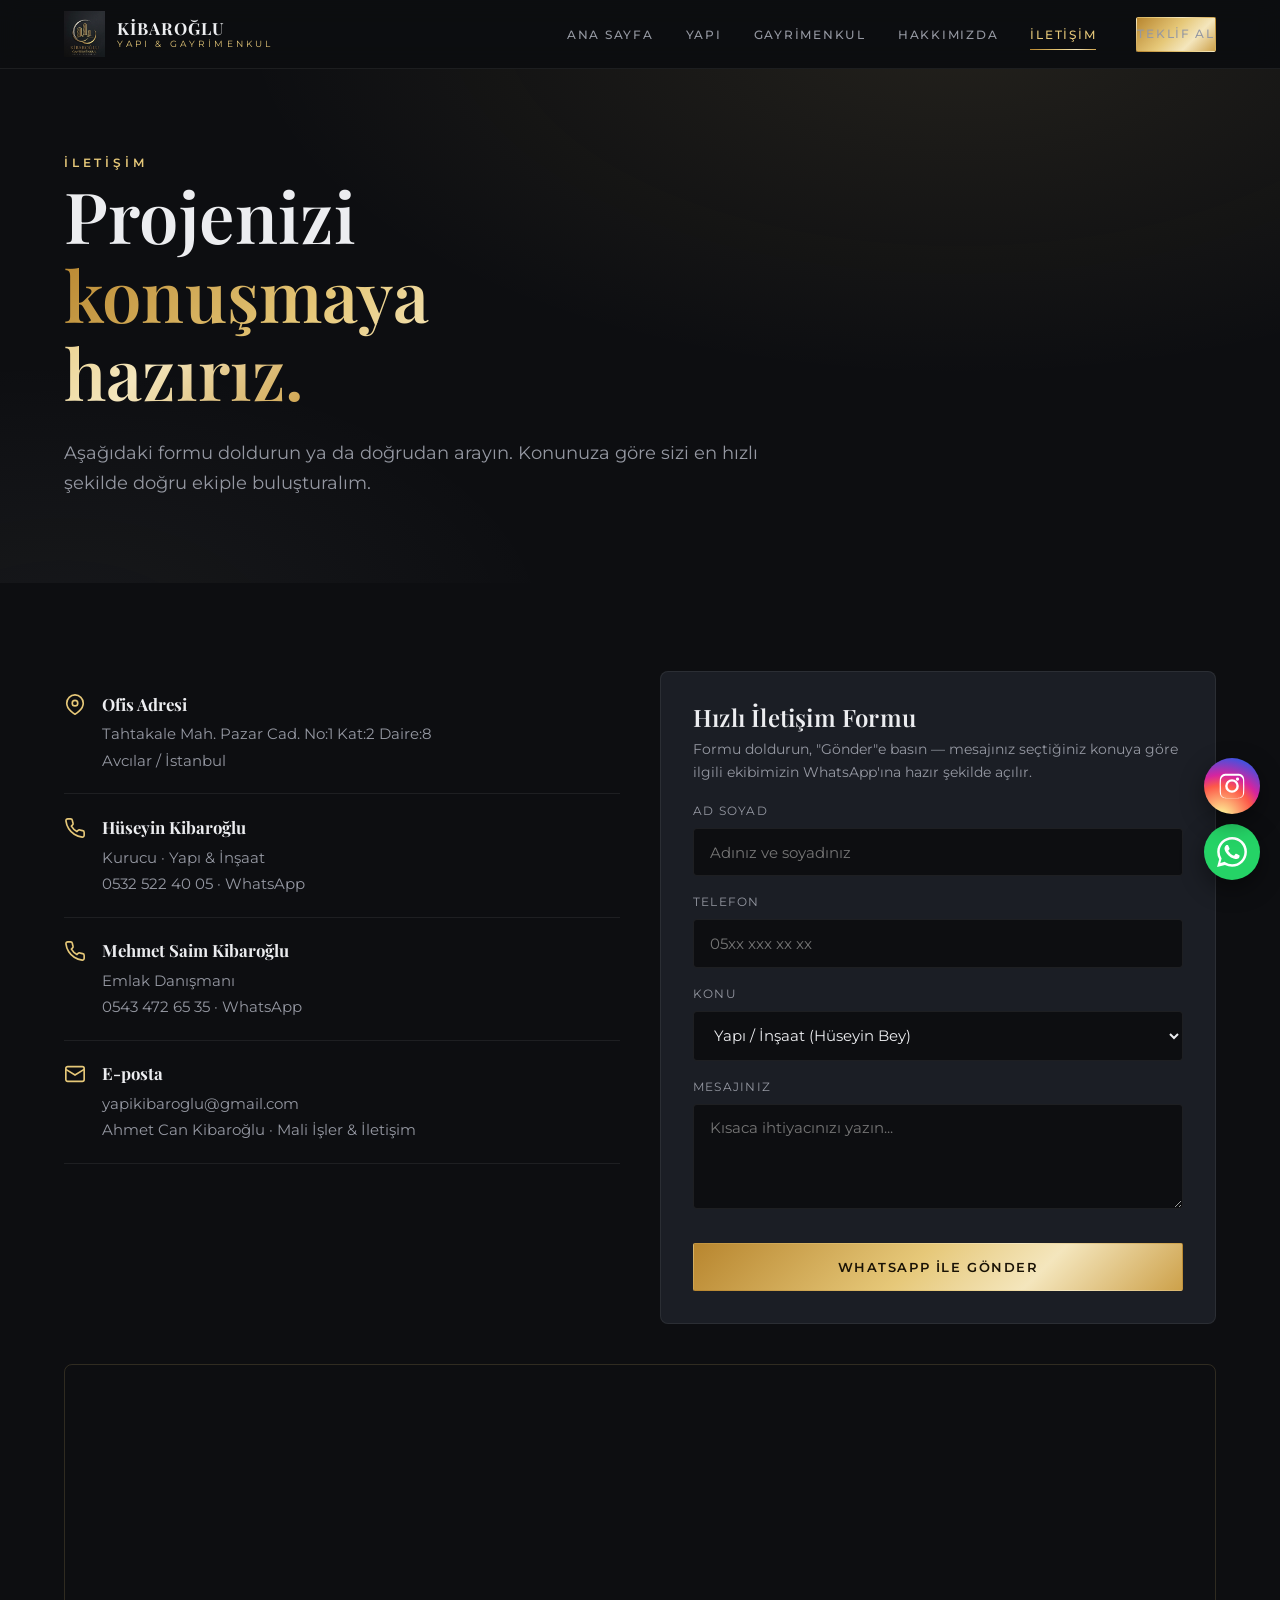
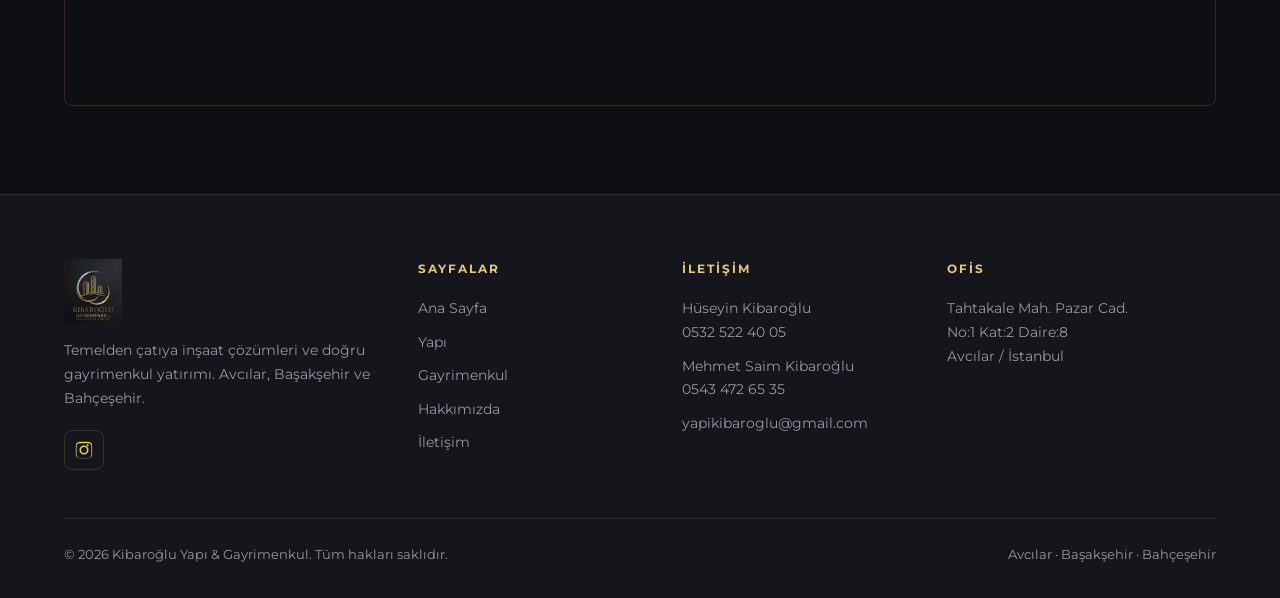
<file: iletisim.html>
<!DOCTYPE html>
<html lang="tr">
<head>
<meta charset="UTF-8">
<meta name="viewport" content="width=device-width, initial-scale=1.0">
<meta name="theme-color" content="#0d0e11">
<link rel="manifest" href="manifest.json">
<title>İletişim — Kibaroğlu Yapı &amp; Gayrimenkul</title>
<meta name="description" content="Kibaroğlu Yapı & Gayrimenkul ile iletişime geçin. Avcılar ofisimiz, telefon, WhatsApp ve e-posta bilgileri.">
<link rel="preconnect" href="https://fonts.googleapis.com">
<link rel="preconnect" href="https://fonts.gstatic.com" crossorigin>
<link href="https://fonts.googleapis.com/css2?family=Playfair+Display:wght@500;600;700&family=Montserrat:wght@400;500;600;700&display=swap" rel="stylesheet">

<!-- Favicon -->
<link rel="icon" type="image/png" sizes="32x32" href="assets/favicon-32.png">
<link rel="apple-touch-icon" sizes="180x180" href="assets/favicon-180.png">

<!-- Paylaşım önizlemesi (Open Graph / Twitter) -->
<link rel="canonical" href="https://yapikibaroglu-lgtm.github.io/iletisim.html">
<meta property="og:type" content="website">
<meta property="og:site_name" content="Kibaroğlu Yapı &amp; Gayrimenkul">
<meta property="og:locale" content="tr_TR">
<meta property="og:title" content="İletişim — Kibaroğlu Yapı &amp; Gayrimenkul">
<meta property="og:description" content="Kibaroğlu Yapı & Gayrimenkul ile iletişime geçin. Avcılar ofisimiz, telefon, WhatsApp ve e-posta bilgileri.">
<meta property="og:url" content="https://yapikibaroglu-lgtm.github.io/iletisim.html">
<meta property="og:image" content="https://yapikibaroglu-lgtm.github.io/assets/og-image.jpg">
<meta property="og:image:width" content="1200">
<meta property="og:image:height" content="630">
<meta name="twitter:card" content="summary_large_image">
<meta name="twitter:title" content="İletişim — Kibaroğlu Yapı &amp; Gayrimenkul">
<meta name="twitter:description" content="Avcılar ofisimiz, telefon, WhatsApp ve e-posta. Projenizi konuşalım.">
<meta name="twitter:image" content="https://yapikibaroglu-lgtm.github.io/assets/og-image.jpg">

<link rel="stylesheet" href="styles.css?v=9">
</head>
<body>

<header class="site-header">
  <nav class="nav wrap">
    <a class="brand" href="index.html">
      <img src="assets/logo.jpeg" alt="Kibaroğlu Yapı & Gayrimenkul logosu">
      <span class="brand-txt"><b>KİBAROĞLU</b><span>Yapı &amp; Gayrimenkul</span></span>
    </a>
    <ul class="menu">
      <li><a href="index.html">Ana Sayfa</a></li>
      <li><a href="yapi.html">Yapı</a></li>
      <li><a href="gayrimenkul.html">Gayrimenkul</a></li>
      <li><a href="hakkimizda.html">Hakkımızda</a></li>
      <li><a class="active" href="iletisim.html">İletişim</a></li>
      <li class="nav-cta"><a class="btn btn-gold" href="iletisim.html">Teklif Al</a></li>
    </ul>
    <button class="burger" aria-label="Menüyü aç"><span></span><span></span><span></span></button>
  </nav>
</header>

<!-- HERO -->
<section class="hero" style="padding:5rem 0 3rem;">
  <div class="hero-bg"></div>
  <div class="wrap" data-reveal>
    <span class="eyebrow">İletişim</span>
    <h1>Projenizi <span class="gold-text">konuşmaya hazırız.</span></h1>
    <p class="lead">Aşağıdaki formu doldurun ya da doğrudan arayın. Konunuza göre sizi en hızlı şekilde doğru ekiple buluşturalım.</p>
  </div>
</section>

<!-- İLETİŞİM -->
<section class="section">
  <div class="wrap">
    <div class="contact-grid">
      <div class="contact-info" data-reveal>
        <div class="row">
          <svg viewBox="0 0 24 24" fill="none" stroke-width="1.8"><path d="M21 10c0 7-9 12-9 12s-9-5-9-12a9 9 0 0 1 18 0z"/><circle cx="12" cy="10" r="3"/></svg>
          <div><b>Ofis Adresi</b><span>Tahtakale Mah. Pazar Cad. No:1 Kat:2 Daire:8<br>Avcılar / İstanbul</span></div>
        </div>
        <div class="row">
          <svg viewBox="0 0 24 24" fill="none" stroke-width="1.8"><path d="M22 16.92v3a2 2 0 0 1-2.18 2 19.79 19.79 0 0 1-8.63-3.07 19.5 19.5 0 0 1-6-6 19.79 19.79 0 0 1-3.07-8.67A2 2 0 0 1 4.11 2h3a2 2 0 0 1 2 1.72c.13.96.36 1.9.7 2.81a2 2 0 0 1-.45 2.11L8.09 9.91a16 16 0 0 0 6 6l1.27-1.27a2 2 0 0 1 2.11-.45c.91.34 1.85.57 2.81.7A2 2 0 0 1 22 16.92z"/></svg>
          <div><b>Hüseyin Kibaroğlu</b><span>Kurucu · Yapı &amp; İnşaat<br><a href="tel:+905325224005">0532 522 40 05</a> · <a href="https://wa.me/905325224005" target="_blank" rel="noopener">WhatsApp</a></span></div>
        </div>
        <div class="row">
          <svg viewBox="0 0 24 24" fill="none" stroke-width="1.8"><path d="M22 16.92v3a2 2 0 0 1-2.18 2 19.79 19.79 0 0 1-8.63-3.07 19.5 19.5 0 0 1-6-6 19.79 19.79 0 0 1-3.07-8.67A2 2 0 0 1 4.11 2h3a2 2 0 0 1 2 1.72c.13.96.36 1.9.7 2.81a2 2 0 0 1-.45 2.11L8.09 9.91a16 16 0 0 0 6 6l1.27-1.27a2 2 0 0 1 2.11-.45c.91.34 1.85.57 2.81.7A2 2 0 0 1 22 16.92z"/></svg>
          <div><b>Mehmet Saim Kibaroğlu</b><span>Emlak Danışmanı<br><a href="tel:+905434726535">0543 472 65 35</a> · <a href="https://wa.me/905434726535" target="_blank" rel="noopener">WhatsApp</a></span></div>
        </div>
        <div class="row">
          <svg viewBox="0 0 24 24" fill="none" stroke-width="1.8"><rect x="2" y="4" width="20" height="16" rx="2"/><path d="m22 7-10 6L2 7"/></svg>
          <div><b>E-posta</b><span><a href="mailto:yapikibaroglu@gmail.com">yapikibaroglu@gmail.com</a><br>Ahmet Can Kibaroğlu · Mali İşler &amp; İletişim</span></div>
        </div>
      </div>

      <div class="form" data-reveal>
        <h3 style="margin-bottom:.4rem;">Hızlı İletişim Formu</h3>
        <p style="color:var(--muted);font-size:.9rem;">Formu doldurun, "Gönder"e basın — mesajınız seçtiğiniz konuya göre ilgili ekibimizin WhatsApp'ına hazır şekilde açılır.</p>
        <label for="ad">Ad Soyad</label>
        <input id="ad" type="text" placeholder="Adınız ve soyadınız">
        <label for="tel">Telefon</label>
        <input id="tel" type="tel" placeholder="05xx xxx xx xx">
        <label for="konu">Konu</label>
        <select id="konu">
          <option value="yapi">Yapı / İnşaat (Hüseyin Bey)</option>
          <option value="gayrimenkul">Gayrimenkul (Mehmet Saim Bey)</option>
        </select>
        <label for="mesaj">Mesajınız</label>
        <textarea id="mesaj" rows="4" placeholder="Kısaca ihtiyacınızı yazın..."></textarea>
        <button class="btn btn-gold" id="gonder" type="button">WhatsApp ile Gönder</button>
      </div>
    </div>

    <div class="map-embed" data-reveal>
      <iframe
        src="https://www.google.com/maps?q=Tahtakale%20Mahallesi%20Pazar%20Caddesi%20No:1%20Avc%C4%B1lar%20%C4%B0stanbul&output=embed"
        loading="lazy" referrerpolicy="no-referrer-when-downgrade"
        title="Kibaroğlu Yapı & Gayrimenkul ofis konumu"></iframe>
    </div>
  </div>
</section>

<footer class="site-footer">
  <div class="wrap foot-grid">
    <div class="foot-brand">
      <img src="assets/logo.jpeg" alt="Kibaroğlu logosu">
      <p>Temelden çatıya inşaat çözümleri ve doğru gayrimenkul yatırımı. Avcılar, Başakşehir ve Bahçeşehir.</p>
    </div>
    <div class="foot-col">
      <h4>Sayfalar</h4>
      <a href="index.html">Ana Sayfa</a>
      <a href="yapi.html">Yapı</a>
      <a href="gayrimenkul.html">Gayrimenkul</a>
      <a href="hakkimizda.html">Hakkımızda</a>
      <a href="iletisim.html">İletişim</a>
    </div>
    <div class="foot-col">
      <h4>İletişim</h4>
      <a href="tel:+905325224005">Hüseyin Kibaroğlu<br>0532 522 40 05</a>
      <a href="tel:+905434726535">Mehmet Saim Kibaroğlu<br>0543 472 65 35</a>
      <a href="mailto:yapikibaroglu@gmail.com">yapikibaroglu@gmail.com</a>
    </div>
    <div class="foot-col">
      <h4>Ofis</h4>
      <p>Tahtakale Mah. Pazar Cad.<br>No:1 Kat:2 Daire:8<br>Avcılar / İstanbul</p>
    </div>
  </div>
  <div class="wrap foot-bottom">
    <span>© 2026 Kibaroğlu Yapı &amp; Gayrimenkul. Tüm hakları saklıdır.</span>
    <span>Avcılar · Başakşehir · Bahçeşehir</span>
  </div>
</footer>

<script src="script.js?v=9"></script>
<script>
  // Form -> WhatsApp yönlendirme (sunucu gerektirmez)
  document.getElementById('gonder').addEventListener('click', function () {
    var ad = document.getElementById('ad').value.trim();
    var tel = document.getElementById('tel').value.trim();
    var konu = document.getElementById('konu').value;
    var mesaj = document.getElementById('mesaj').value.trim();

    if (!ad || !mesaj) {
      alert('Lütfen en azından adınızı ve mesajınızı yazın.');
      return;
    }

    var hedef = konu === 'gayrimenkul' ? '905434726535' : '905325224005';
    var konuMetni = konu === 'gayrimenkul' ? 'Gayrimenkul' : 'Yapı / İnşaat';

    var metin =
      'Merhaba, web sitesi üzerinden yazıyorum.%0A%0A' +
      'Ad Soyad: ' + encodeURIComponent(ad) + '%0A' +
      'Telefon: ' + encodeURIComponent(tel) + '%0A' +
      'Konu: ' + encodeURIComponent(konuMetni) + '%0A%0A' +
      'Mesaj: ' + encodeURIComponent(mesaj);

    window.open('https://wa.me/' + hedef + '?text=' + metin, '_blank');
  });
</script>
</body>
</html>
</file>
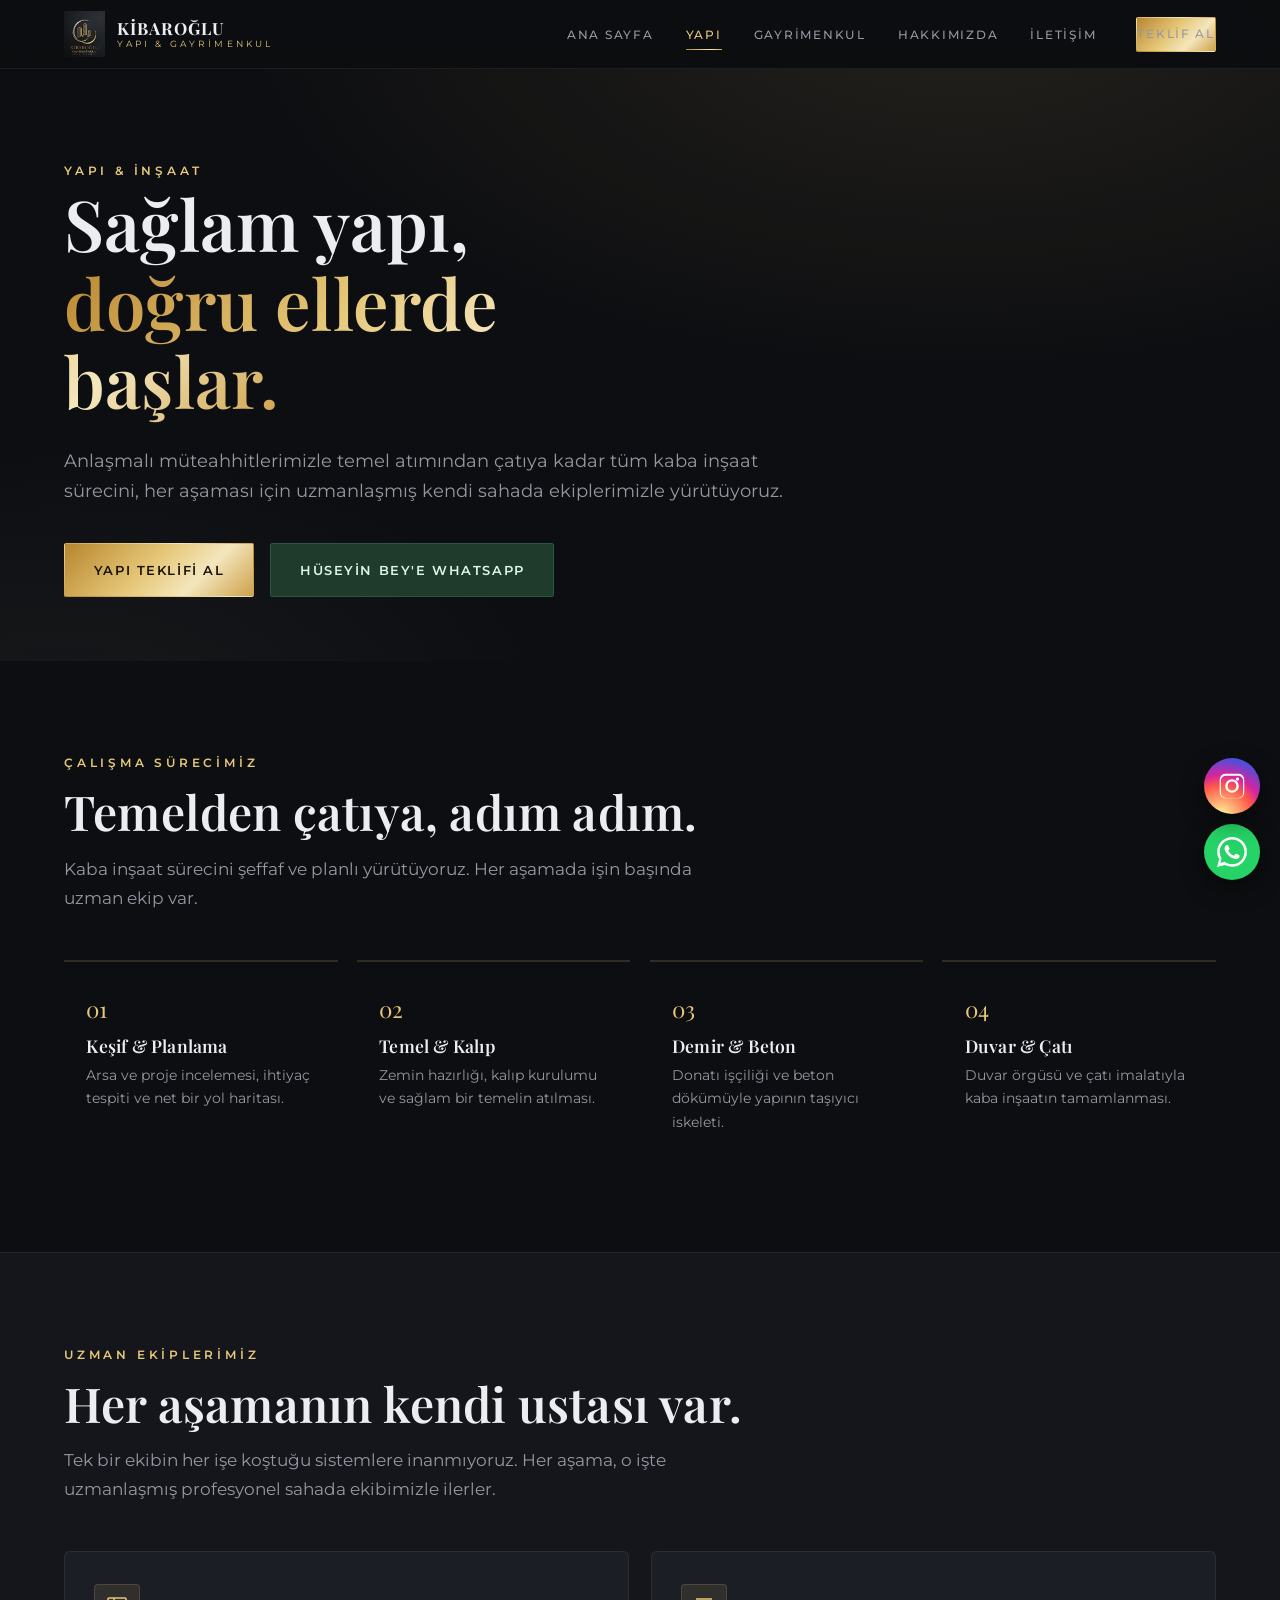
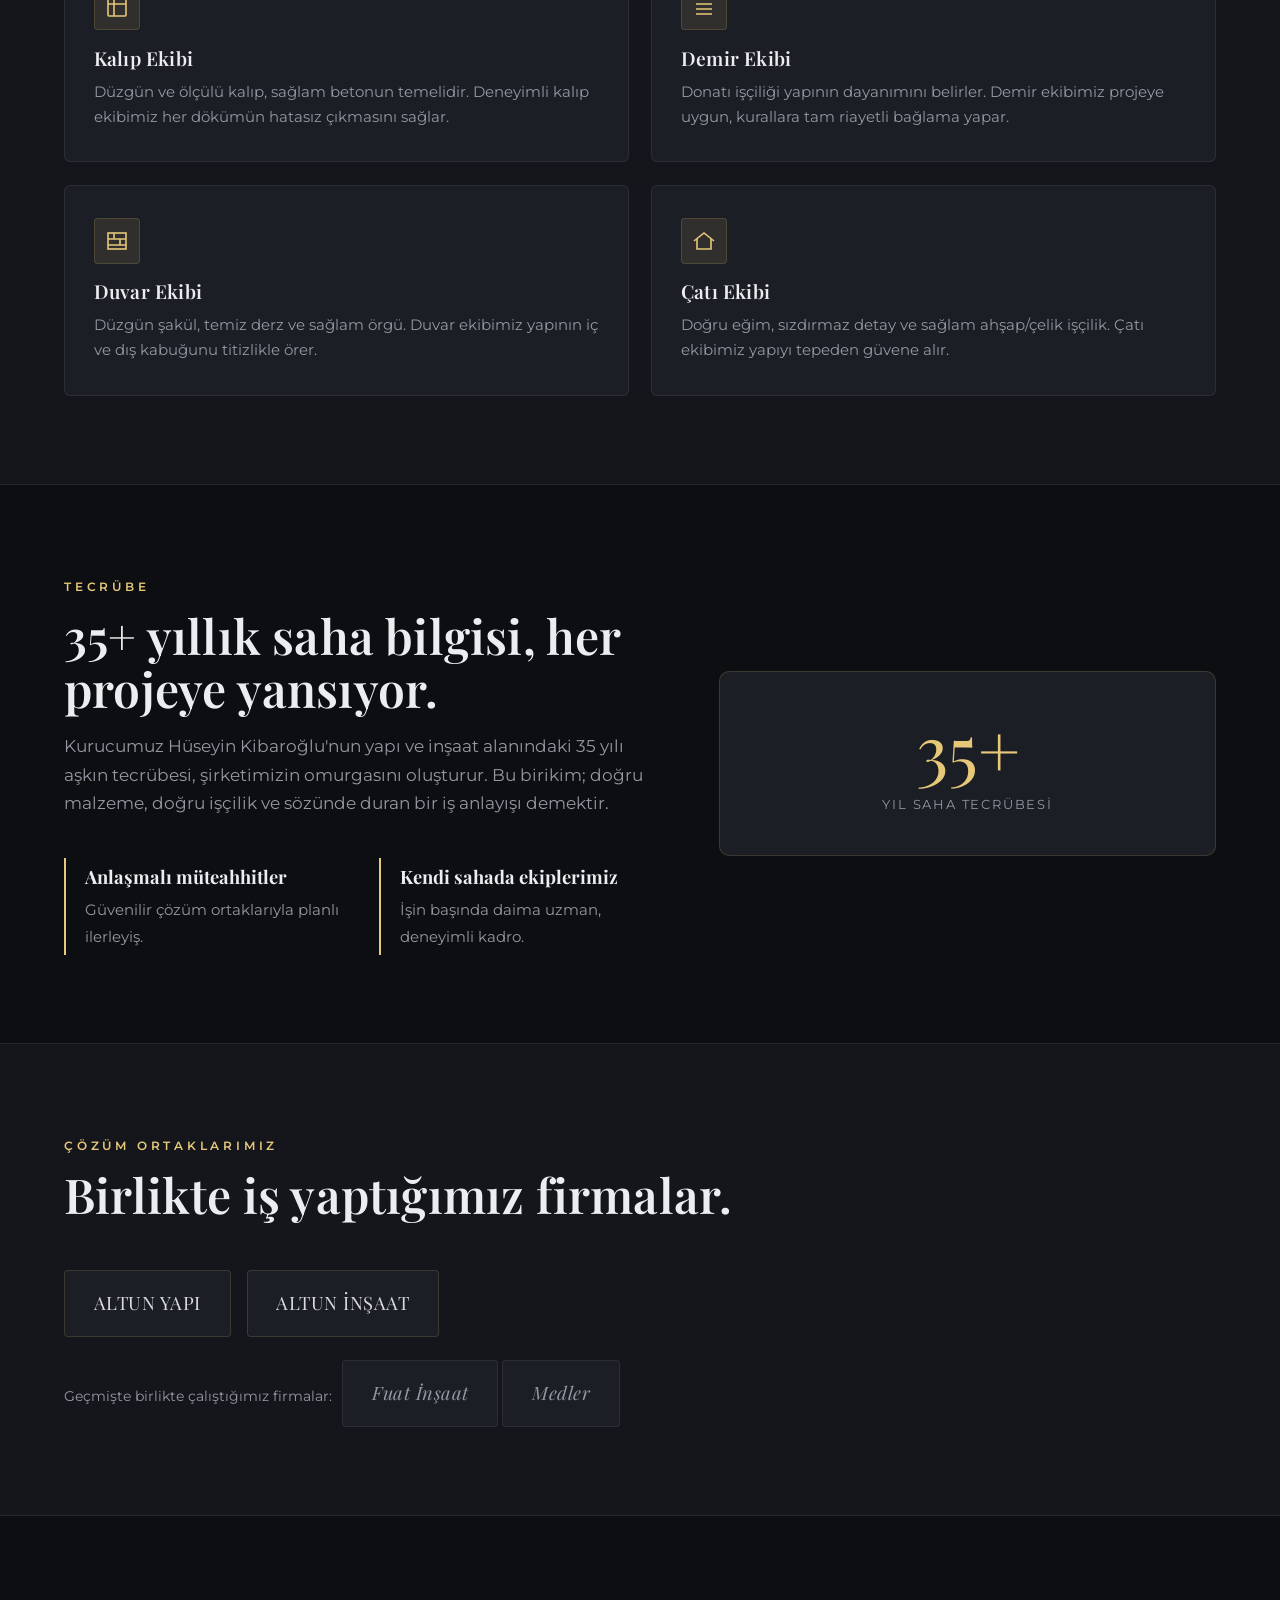
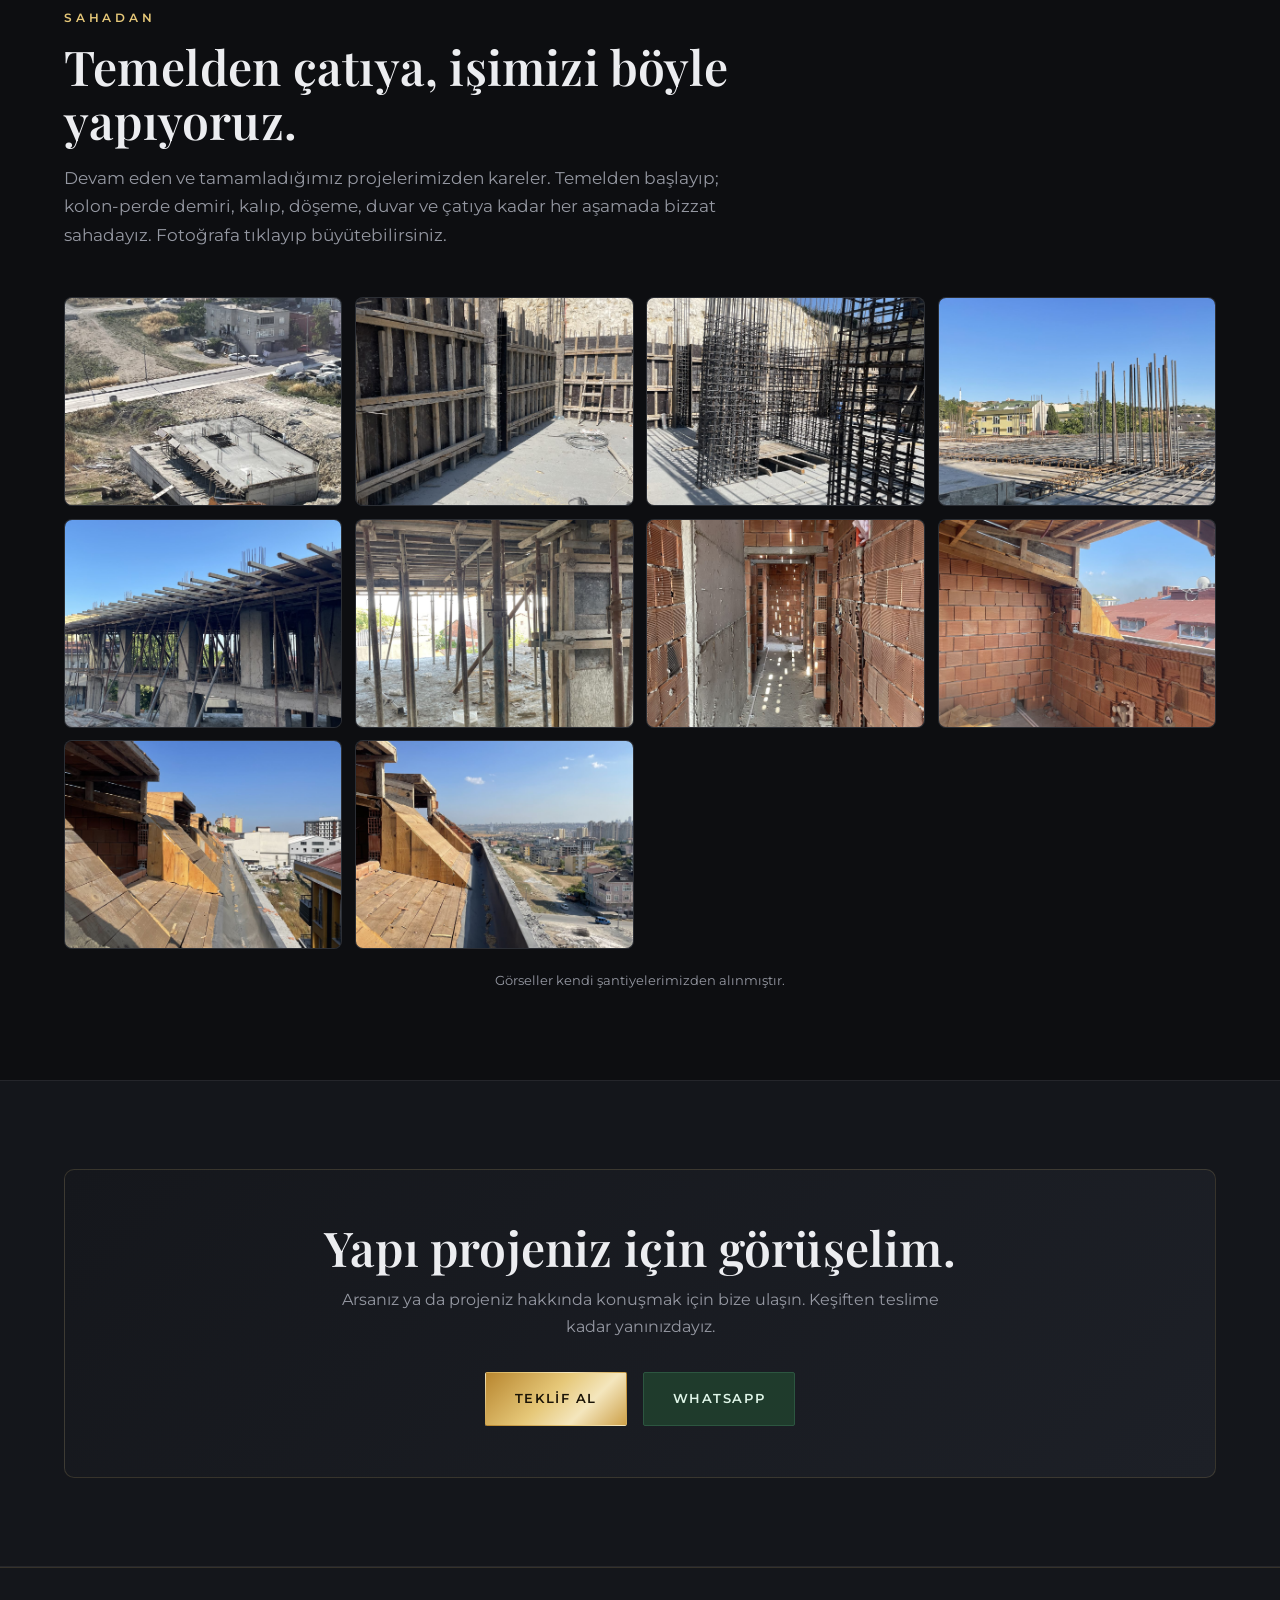
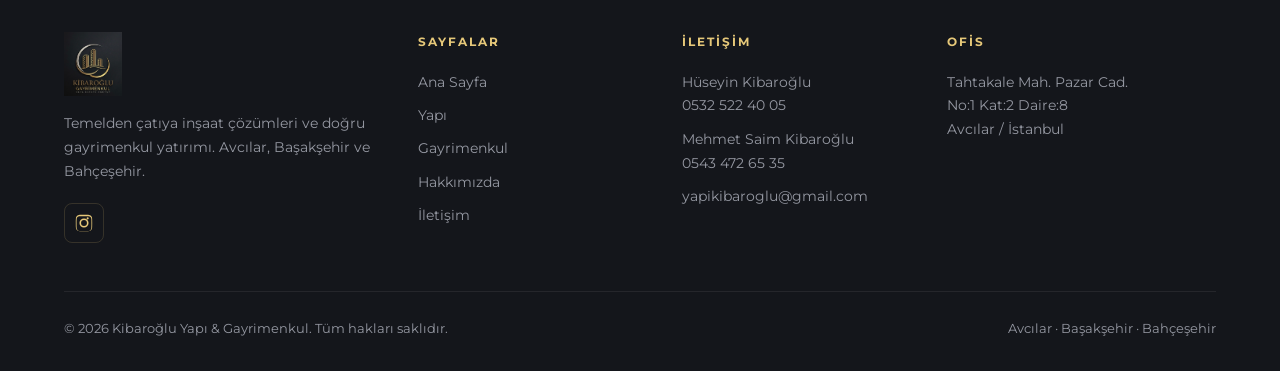
<file: yapi.html>
<!DOCTYPE html>
<html lang="tr">
<head>
<meta charset="UTF-8">
<meta name="viewport" content="width=device-width, initial-scale=1.0">
<meta name="theme-color" content="#0d0e11">
<link rel="manifest" href="manifest.json">
<title>Yapı &amp; İnşaat — Kibaroğlu Yapı &amp; Gayrimenkul</title>
<meta name="description" content="Temelden çatıya kaba inşaat: kalıp, demir, duvar ve çatı ekipleri. 35+ yıllık saha tecrübesi ve anlaşmalı müteahhitlerle güvenli yapı.">
<link rel="preconnect" href="https://fonts.googleapis.com">
<link rel="preconnect" href="https://fonts.gstatic.com" crossorigin>
<link href="https://fonts.googleapis.com/css2?family=Playfair+Display:wght@500;600;700&family=Montserrat:wght@400;500;600;700&display=swap" rel="stylesheet">

<!-- Favicon -->
<link rel="icon" type="image/png" sizes="32x32" href="assets/favicon-32.png">
<link rel="apple-touch-icon" sizes="180x180" href="assets/favicon-180.png">

<!-- Paylaşım önizlemesi (Open Graph / Twitter) -->
<link rel="canonical" href="https://yapikibaroglu-lgtm.github.io/yapi.html">
<meta property="og:type" content="website">
<meta property="og:site_name" content="Kibaroğlu Yapı &amp; Gayrimenkul">
<meta property="og:locale" content="tr_TR">
<meta property="og:title" content="Yapı &amp; İnşaat — Kibaroğlu Yapı &amp; Gayrimenkul">
<meta property="og:description" content="Temelden çatıya kaba inşaat: kalıp, demir, duvar ve çatı ekipleri. 35+ yıllık saha tecrübesi ve anlaşmalı müteahhitlerle güvenli yapı.">
<meta property="og:url" content="https://yapikibaroglu-lgtm.github.io/yapi.html">
<meta property="og:image" content="https://yapikibaroglu-lgtm.github.io/assets/og-image.jpg">
<meta property="og:image:width" content="1200">
<meta property="og:image:height" content="630">
<meta name="twitter:card" content="summary_large_image">
<meta name="twitter:title" content="Yapı &amp; İnşaat — Kibaroğlu Yapı &amp; Gayrimenkul">
<meta name="twitter:description" content="Temelden çatıya kaba inşaat çözümleri. Kalıp, demir, duvar ve çatı ekipleri.">
<meta name="twitter:image" content="https://yapikibaroglu-lgtm.github.io/assets/og-image.jpg">

<link rel="stylesheet" href="styles.css?v=9">
</head>
<body>

<header class="site-header">
  <nav class="nav wrap">
    <a class="brand" href="index.html">
      <img src="assets/logo.jpeg" alt="Kibaroğlu Yapı & Gayrimenkul logosu">
      <span class="brand-txt"><b>KİBAROĞLU</b><span>Yapı &amp; Gayrimenkul</span></span>
    </a>
    <ul class="menu">
      <li><a href="index.html">Ana Sayfa</a></li>
      <li><a class="active" href="yapi.html">Yapı</a></li>
      <li><a href="gayrimenkul.html">Gayrimenkul</a></li>
      <li><a href="hakkimizda.html">Hakkımızda</a></li>
      <li><a href="iletisim.html">İletişim</a></li>
      <li class="nav-cta"><a class="btn btn-gold" href="iletisim.html">Teklif Al</a></li>
    </ul>
    <button class="burger" aria-label="Menüyü aç"><span></span><span></span><span></span></button>
  </nav>
</header>

<!-- HERO -->
<section class="hero" style="padding:5.5rem 0 4rem;">
  <div class="hero-bg"></div>
  <div class="wrap" data-reveal>
    <span class="eyebrow">Yapı &amp; İnşaat</span>
    <h1>Sağlam yapı, <span class="gold-text">doğru ellerde başlar.</span></h1>
    <p class="lead">Anlaşmalı müteahhitlerimizle temel atımından çatıya kadar tüm kaba inşaat sürecini, her aşaması için uzmanlaşmış kendi sahada ekiplerimizle yürütüyoruz.</p>
    <div class="hero-actions">
      <a class="btn btn-gold" href="iletisim.html">Yapı Teklifi Al</a>
      <a class="btn btn-wa" href="https://wa.me/905325224005" target="_blank" rel="noopener">Hüseyin Bey'e WhatsApp</a>
    </div>
  </div>
</section>

<!-- SÜREÇ -->
<section class="section">
  <div class="wrap">
    <div class="sec-head" data-reveal>
      <span class="eyebrow">Çalışma Sürecimiz</span>
      <h2>Temelden çatıya, adım adım.</h2>
      <p class="lead">Kaba inşaat sürecini şeffaf ve planlı yürütüyoruz. Her aşamada işin başında uzman ekip var.</p>
    </div>
    <div class="steps" data-reveal>
      <div class="step"><div class="s-num">01</div><h3>Keşif &amp; Planlama</h3><p>Arsa ve proje incelemesi, ihtiyaç tespiti ve net bir yol haritası.</p></div>
      <div class="step"><div class="s-num">02</div><h3>Temel &amp; Kalıp</h3><p>Zemin hazırlığı, kalıp kurulumu ve sağlam bir temelin atılması.</p></div>
      <div class="step"><div class="s-num">03</div><h3>Demir &amp; Beton</h3><p>Donatı işçiliği ve beton dökümüyle yapının taşıyıcı iskeleti.</p></div>
      <div class="step"><div class="s-num">04</div><h3>Duvar &amp; Çatı</h3><p>Duvar örgüsü ve çatı imalatıyla kaba inşaatın tamamlanması.</p></div>
    </div>
  </div>
</section>

<!-- EKİPLER -->
<section class="section alt">
  <div class="wrap">
    <div class="sec-head" data-reveal>
      <span class="eyebrow">Uzman Ekiplerimiz</span>
      <h2>Her aşamanın kendi ustası var.</h2>
      <p class="lead">Tek bir ekibin her işe koştuğu sistemlere inanmıyoruz. Her aşama, o işte uzmanlaşmış profesyonel sahada ekibimizle ilerler.</p>
    </div>
    <div class="grid-2">
      <div class="card" data-reveal>
        <div class="icon"><svg viewBox="0 0 24 24" fill="none" stroke-width="1.6"><rect x="3" y="3" width="18" height="18" rx="1"/><path d="M3 9h18M9 3v18"/></svg></div>
        <h3>Kalıp Ekibi</h3>
        <p>Düzgün ve ölçülü kalıp, sağlam betonun temelidir. Deneyimli kalıp ekibimiz her dökümün hatasız çıkmasını sağlar.</p>
      </div>
      <div class="card" data-reveal>
        <div class="icon"><svg viewBox="0 0 24 24" fill="none" stroke-width="1.6"><path d="M4 4h16M4 9h16M4 14h16M4 19h16"/></svg></div>
        <h3>Demir Ekibi</h3>
        <p>Donatı işçiliği yapının dayanımını belirler. Demir ekibimiz projeye uygun, kurallara tam riayetli bağlama yapar.</p>
      </div>
      <div class="card" data-reveal>
        <div class="icon"><svg viewBox="0 0 24 24" fill="none" stroke-width="1.6"><rect x="3" y="4" width="18" height="16"/><path d="M3 10h18M9 4v6M15 10v6M3 16h18"/></svg></div>
        <h3>Duvar Ekibi</h3>
        <p>Düzgün şakül, temiz derz ve sağlam örgü. Duvar ekibimiz yapının iç ve dış kabuğunu titizlikle örer.</p>
      </div>
      <div class="card" data-reveal>
        <div class="icon"><svg viewBox="0 0 24 24" fill="none" stroke-width="1.6"><path d="m2 12 10-8 10 8"/><path d="M5 10v10h14V10"/></svg></div>
        <h3>Çatı Ekibi</h3>
        <p>Doğru eğim, sızdırmaz detay ve sağlam ahşap/çelik işçilik. Çatı ekibimiz yapıyı tepeden güvene alır.</p>
      </div>
    </div>
  </div>
</section>

<!-- TECRÜBE BANDI -->
<section class="section">
  <div class="wrap">
    <div class="about-grid">
      <div data-reveal>
        <span class="eyebrow">Tecrübe</span>
        <h2 style="margin:.6rem 0 1rem;">35+ yıllık saha bilgisi, her projeye yansıyor.</h2>
        <p class="lead">Kurucumuz Hüseyin Kibaroğlu'nun yapı ve inşaat alanındaki 35 yılı aşkın tecrübesi, şirketimizin omurgasını oluşturur. Bu birikim; doğru malzeme, doğru işçilik ve sözünde duran bir iş anlayışı demektir.</p>
        <div class="values">
          <div class="value"><b>Anlaşmalı müteahhitler</b><span>Güvenilir çözüm ortaklarıyla planlı ilerleyiş.</span></div>
          <div class="value"><b>Kendi sahada ekiplerimiz</b><span>İşin başında daima uzman, deneyimli kadro.</span></div>
        </div>
      </div>
      <div class="about-figure" data-reveal>
        <div class="big">35+</div>
        <div class="big-label">Yıl Saha Tecrübesi</div>
      </div>
    </div>
  </div>
</section>

<!-- FİRMALAR -->
<section class="section alt">
  <div class="wrap">
    <div class="sec-head" data-reveal>
      <span class="eyebrow">Çözüm Ortaklarımız</span>
      <h2>Birlikte iş yaptığımız firmalar.</h2>
    </div>
    <div data-reveal>
      <div class="firms">
        <span class="firm">ALTUN YAPI</span>
        <span class="firm">ALTUN İNŞAAT</span>
      </div>
      <p class="firm-note">Geçmişte birlikte çalıştığımız firmalar:
        <span class="firm past" style="display:inline-block;margin-left:.4rem;">Fuat İnşaat</span>
        <span class="firm past" style="display:inline-block;">Medler</span>
      </p>
    </div>
  </div>
</section>

<!-- SAHADAN — GALERİ -->
<section class="section" id="galeri">
  <div class="wrap">
    <div class="sec-head" data-reveal>
      <span class="eyebrow">Sahadan</span>
      <h2>Temelden çatıya, işimizi böyle yapıyoruz.</h2>
      <p class="lead">Devam eden ve tamamladığımız projelerimizden kareler. Temelden başlayıp; kolon-perde demiri, kalıp, döşeme, duvar ve çatıya kadar her aşamada bizzat sahadayız. Fotoğrafa tıklayıp büyütebilirsiniz.</p>
    </div>
    <div class="work-gallery" data-reveal>
      <button class="work-item" type="button"><img src="assets/yapi-galeri/yapi-01.jpg" loading="lazy" alt="Temel ve hafriyat aşaması"><span class="work-cap">Temel &amp; Hafriyat</span></button>
      <button class="work-item" type="button"><img src="assets/yapi-galeri/yapi-02.jpg" loading="lazy" alt="Perde beton kalıbı"><span class="work-cap">Perde Beton Kalıbı</span></button>
      <button class="work-item" type="button"><img src="assets/yapi-galeri/yapi-03.jpg" loading="lazy" alt="Kolon ve perde demiri"><span class="work-cap">Kolon &amp; Perde Demiri</span></button>
      <button class="work-item" type="button"><img src="assets/yapi-galeri/yapi-04.jpg" loading="lazy" alt="Döşeme donatısı"><span class="work-cap">Döşeme Donatısı</span></button>
      <button class="work-item" type="button"><img src="assets/yapi-galeri/yapi-05.jpg" loading="lazy" alt="Kalıp ve döşeme aşaması"><span class="work-cap">Kalıp &amp; Döşeme</span></button>
      <button class="work-item" type="button"><img src="assets/yapi-galeri/yapi-06.jpg" loading="lazy" alt="Kalıp destek sistemi"><span class="work-cap">Kalıp Destek Sistemi</span></button>
      <button class="work-item" type="button"><img src="assets/yapi-galeri/yapi-07.jpg" loading="lazy" alt="Duvar örgüsü ve tesisat"><span class="work-cap">Duvar Örgüsü &amp; Tesisat</span></button>
      <button class="work-item" type="button"><img src="assets/yapi-galeri/yapi-08.jpg" loading="lazy" alt="Duvar ve çatı geçişi"><span class="work-cap">Duvar &amp; Çatı</span></button>
      <button class="work-item" type="button"><img src="assets/yapi-galeri/yapi-09.jpg" loading="lazy" alt="Çatı ahşap imalatı"><span class="work-cap">Çatı Ahşap İmalatı</span></button>
      <button class="work-item" type="button"><img src="assets/yapi-galeri/yapi-10.jpg" loading="lazy" alt="Çatı ve manzara"><span class="work-cap">Çatı &amp; Manzara</span></button>
    </div>
    <p class="work-note">Görseller kendi şantiyelerimizden alınmıştır.</p>
  </div>
</section>

<!-- CTA -->
<section class="section alt">
  <div class="wrap">
    <div class="cta-band" data-reveal>
      <h2>Yapı projeniz için görüşelim.</h2>
      <p>Arsanız ya da projeniz hakkında konuşmak için bize ulaşın. Keşiften teslime kadar yanınızdayız.</p>
      <div class="hero-actions">
        <a class="btn btn-gold" href="iletisim.html">Teklif Al</a>
        <a class="btn btn-wa" href="https://wa.me/905325224005" target="_blank" rel="noopener">WhatsApp</a>
      </div>
    </div>
  </div>
</section>

<footer class="site-footer">
  <div class="wrap foot-grid">
    <div class="foot-brand">
      <img src="assets/logo.jpeg" alt="Kibaroğlu logosu">
      <p>Temelden çatıya inşaat çözümleri ve doğru gayrimenkul yatırımı. Avcılar, Başakşehir ve Bahçeşehir.</p>
    </div>
    <div class="foot-col">
      <h4>Sayfalar</h4>
      <a href="index.html">Ana Sayfa</a>
      <a href="yapi.html">Yapı</a>
      <a href="gayrimenkul.html">Gayrimenkul</a>
      <a href="hakkimizda.html">Hakkımızda</a>
      <a href="iletisim.html">İletişim</a>
    </div>
    <div class="foot-col">
      <h4>İletişim</h4>
      <a href="tel:+905325224005">Hüseyin Kibaroğlu<br>0532 522 40 05</a>
      <a href="tel:+905434726535">Mehmet Saim Kibaroğlu<br>0543 472 65 35</a>
      <a href="mailto:yapikibaroglu@gmail.com">yapikibaroglu@gmail.com</a>
    </div>
    <div class="foot-col">
      <h4>Ofis</h4>
      <p>Tahtakale Mah. Pazar Cad.<br>No:1 Kat:2 Daire:8<br>Avcılar / İstanbul</p>
    </div>
  </div>
  <div class="wrap foot-bottom">
    <span>© 2026 Kibaroğlu Yapı &amp; Gayrimenkul. Tüm hakları saklıdır.</span>
    <span>Avcılar · Başakşehir · Bahçeşehir</span>
  </div>
</footer>

<script src="script.js?v=9"></script>
</body>
</html>
</file>
<file: styles.css>
/* ============================================================
   KİBAROĞLU YAPI & GAYRİMENKUL — Ortak Stil Dosyası
   Renkler: siyah + altın + gümüş (logoya uygun)
   ============================================================ */

:root{
  --ink:        #0d0e11;   /* ana arka plan (neredeyse siyah) */
  --ink-2:      #14161b;   /* bölüm arka planı */
  --ink-3:      #1b1e25;   /* kartlar */
  --ink-4:      #23262f;   /* kart kenar / hover */

  --gold-1:     #b8862f;   /* koyu altın */
  --gold-2:     #e6c879;   /* açık altın */
  --gold-3:     #f4e6bd;   /* parlak altın vurgu */
  --silver:     #d9dbe0;   /* gümüş / hilal beyazı */

  --text:       #ecedf0;   /* ana metin */
  --muted:      #9598a2;   /* soluk metin */
  --line:       rgba(230,200,121,.16); /* ince altın çizgi */
  --line-soft:  rgba(255,255,255,.07);

  --gold-grad:  linear-gradient(135deg,#b8862f 0%,#e6c879 45%,#f4e6bd 70%,#cda14a 100%);

  --maxw: 1180px;
  --serif: "Playfair Display", Georgia, serif;
  --sans:  "Montserrat", -apple-system, "Segoe UI", Roboto, sans-serif;
}

*{ box-sizing:border-box; margin:0; padding:0; }

html{ scroll-behavior:smooth; }

body{
  background:var(--ink);
  color:var(--text);
  font-family:var(--sans);
  font-weight:400;
  line-height:1.65;
  -webkit-font-smoothing:antialiased;
  overflow-x:hidden;
}

img{ max-width:100%; display:block; }
a{ color:inherit; text-decoration:none; }

.wrap{ width:90%; max-width:var(--maxw); margin:0 auto; }

/* ---------- yazı tipi ölçeği ---------- */
h1,h2,h3{ font-family:var(--serif); font-weight:600; line-height:1.12; letter-spacing:.2px; }
h1{ font-size:clamp(2.4rem,5.5vw,4.4rem); }
h2{ font-size:clamp(1.9rem,4vw,3rem); }
h3{ font-size:clamp(1.2rem,2vw,1.5rem); }

.eyebrow{
  font-family:var(--sans);
  font-size:.74rem;
  font-weight:600;
  letter-spacing:.32em;
  text-transform:uppercase;
  color:var(--gold-2);
  display:inline-block;
}

.gold-text{
  background:var(--gold-grad);
  -webkit-background-clip:text;
  background-clip:text;
  color:transparent;
}

.lead{ font-size:1.08rem; color:var(--muted); max-width:60ch; }

/* ---------- butonlar ---------- */
.btn{
  display:inline-flex; align-items:center; gap:.55rem;
  font-family:var(--sans); font-size:.82rem; font-weight:600;
  letter-spacing:.12em; text-transform:uppercase;
  padding:.95rem 1.8rem; border-radius:2px; cursor:pointer;
  border:1px solid transparent; transition:.25s ease;
}
.btn-gold{ background:var(--gold-grad); color:#1a1306; }
.btn-gold:hover{ filter:brightness(1.08); transform:translateY(-2px); }
.btn-ghost{ border-color:var(--line); color:var(--text); background:transparent; }
.btn-ghost:hover{ border-color:var(--gold-2); color:var(--gold-2); }
.btn-wa{ background:#1f3b2c; color:#dff5e8; border:1px solid #2c5640; }
.btn-wa:hover{ background:#27543c; transform:translateY(-2px); }

/* ============================================================
   ÜST MENÜ (header)
   ============================================================ */
.site-header{
  position:sticky; top:0; z-index:60;
  background:rgba(13,14,17,.82);
  backdrop-filter:blur(12px);
  border-bottom:1px solid var(--line-soft);
}
.nav{ display:flex; align-items:center; justify-content:space-between; padding:.7rem 0; }
.brand{ display:flex; align-items:center; gap:.7rem; }
.brand img{ height:46px; width:auto; }
.brand-txt{ display:flex; flex-direction:column; line-height:1; }
.brand-txt b{ font-family:var(--serif); font-size:1.05rem; letter-spacing:1px; }
.brand-txt span{ font-size:.58rem; letter-spacing:.34em; color:var(--gold-2); text-transform:uppercase; margin-top:3px; }

.menu{ display:flex; align-items:center; gap:2rem; list-style:none; }
.menu a{
  font-size:.78rem; font-weight:500; letter-spacing:.14em; text-transform:uppercase;
  color:var(--muted); padding:.4rem 0; position:relative; transition:.2s;
}
.menu a:hover{ color:var(--text); }
.menu a.active{ color:var(--gold-2); }
.menu a.active::after{
  content:""; position:absolute; left:0; bottom:-2px; width:100%; height:1.5px;
  background:var(--gold-grad);
}
.nav-cta{ margin-left:.5rem; }

.burger{ display:none; flex-direction:column; gap:5px; background:none; border:0; cursor:pointer; padding:6px; }
.burger span{ width:24px; height:2px; background:var(--gold-2); transition:.3s; }

/* ============================================================
   HERO
   ============================================================ */
.hero{ position:relative; padding:7rem 0 6rem; overflow:hidden; }
.hero-bg{
  position:absolute; inset:0; z-index:-2;
  background:
    radial-gradient(1200px 600px at 75% -10%, rgba(230,200,121,.10), transparent 60%),
    radial-gradient(900px 500px at 5% 110%, rgba(217,219,224,.05), transparent 55%),
    var(--ink);
}
.hero-crescent{ position:absolute; right:-8%; top:50%; transform:translateY(-50%); z-index:-1; width:min(46vw,620px); opacity:.5; pointer-events:none; }
.hero h1{ max-width:14ch; }
.hero h1 .gold-text{ display:inline; }
.hero .lead{ margin:1.6rem 0 2.3rem; font-size:1.15rem; }
.hero-actions{ display:flex; gap:1rem; flex-wrap:wrap; }

.hero-stats{ display:flex; gap:2.5rem; margin-top:3.5rem; flex-wrap:wrap; }
.stat b{ font-family:var(--serif); font-size:2.2rem; color:var(--gold-2); display:block; line-height:1; }
.stat span{ font-size:.78rem; letter-spacing:.12em; text-transform:uppercase; color:var(--muted); }

/* ============================================================
   BÖLÜM YAPISI
   ============================================================ */
.section{ padding:5.5rem 0; }
.section.alt{ background:var(--ink-2); border-top:1px solid var(--line-soft); border-bottom:1px solid var(--line-soft); }
.sec-head{ max-width:62ch; margin-bottom:3rem; }
.sec-head h2{ margin:.6rem 0 1rem; }

/* ---------- iki kol kartları ---------- */
.pillars{ display:grid; grid-template-columns:1fr 1fr; gap:1.5rem; }
.pillar{
  position:relative; border:1px solid var(--line); border-radius:6px;
  padding:2.6rem 2.2rem; background:linear-gradient(180deg,var(--ink-3),var(--ink-2));
  overflow:hidden; transition:.3s; min-height:280px;
  display:flex; flex-direction:column;
}
.pillar:hover{ transform:translateY(-5px); border-color:var(--gold-2); }
.pillar .num{ font-family:var(--serif); font-size:3rem; color:var(--ink-4); position:absolute; top:1rem; right:1.4rem; }
.pillar h3{ margin:.4rem 0 .8rem; font-size:1.7rem; }
.pillar p{ color:var(--muted); flex:1; }
.pillar .more{ margin-top:1.6rem; color:var(--gold-2); font-size:.8rem; font-weight:600; letter-spacing:.12em; text-transform:uppercase; }

/* ---------- özellik / hizmet ızgarası ---------- */
.grid-3{ display:grid; grid-template-columns:repeat(3,1fr); gap:1.4rem; }
.grid-2{ display:grid; grid-template-columns:1fr 1fr; gap:1.4rem; }
.card{
  background:var(--ink-3); border:1px solid var(--line-soft); border-radius:6px;
  padding:2rem 1.8rem; transition:.25s;
}
.card:hover{ border-color:var(--line); transform:translateY(-3px); }
.card .icon{
  width:46px; height:46px; border-radius:4px; display:grid; place-items:center;
  background:rgba(230,200,121,.1); border:1px solid var(--line); margin-bottom:1.1rem;
}
.card .icon svg{ width:24px; height:24px; stroke:var(--gold-2); }
.card h3{ font-size:1.2rem; margin-bottom:.6rem; }
.card p{ color:var(--muted); font-size:.95rem; }

/* ---------- süreç adımları ---------- */
.steps{ display:grid; grid-template-columns:repeat(4,1fr); gap:1.2rem; counter-reset:step; }
.step{ padding:1.8rem 1.4rem; border-top:2px solid var(--line); position:relative; }
.step .s-num{ font-family:var(--serif); font-size:1.4rem; color:var(--gold-2); }
.step h3{ font-size:1.1rem; margin:.5rem 0 .5rem; }
.step p{ color:var(--muted); font-size:.9rem; }

/* ---------- bölgeler ---------- */
.regions{ display:flex; gap:1rem; flex-wrap:wrap; }
.region{
  flex:1; min-width:200px; border:1px solid var(--line); border-radius:6px;
  padding:1.8rem; background:var(--ink-3); text-align:center; transition:.25s;
}
.region:hover{ border-color:var(--gold-2); background:var(--ink-4); }
.region b{ font-family:var(--serif); font-size:1.4rem; display:block; }
.region span{ font-size:.8rem; color:var(--muted); }

/* ---------- ekip ---------- */
.team{ display:grid; grid-template-columns:repeat(3,1fr); gap:1.4rem; }
.member{
  background:var(--ink-3); border:1px solid var(--line-soft); border-radius:8px;
  padding:2.2rem 1.8rem; text-align:center; transition:.3s;
}
.member:hover{ border-color:var(--gold-2); transform:translateY(-4px); }
.member .avatar{
  width:84px; height:84px; border-radius:50%; margin:0 auto 1.2rem;
  background:var(--gold-grad); display:grid; place-items:center;
  font-family:var(--serif); font-size:1.8rem; color:#1a1306; font-weight:700;
}
.member h3{ font-size:1.25rem; margin-bottom:.25rem; }
.member .role{ color:var(--gold-2); font-size:.8rem; letter-spacing:.1em; text-transform:uppercase; margin-bottom:1.3rem; }
.member .contacts{ display:flex; flex-direction:column; gap:.5rem; }
.member .contacts a{
  font-size:.85rem; color:var(--muted); display:inline-flex; align-items:center; justify-content:center; gap:.45rem;
  padding:.5rem; border:1px solid var(--line-soft); border-radius:4px; transition:.2s;
}
.member .contacts a:hover{ color:var(--gold-2); border-color:var(--line); }

/* ---------- firmalar / referans ---------- */
.firms{ display:flex; flex-wrap:wrap; gap:1rem; }
.firm{
  border:1px solid var(--line); border-radius:4px; padding:1.1rem 1.8rem;
  font-family:var(--serif); font-size:1.15rem; letter-spacing:.5px; color:var(--silver);
  background:var(--ink-3);
}
.firm.past{ color:var(--muted); border-color:var(--line-soft); font-style:italic; }
.firm-note{ font-size:.85rem; color:var(--muted); margin-top:1.4rem; }

/* ---------- ilan / portföy kartları ---------- */
.listings{ display:grid; grid-template-columns:repeat(3,1fr); gap:1.5rem; }
.listing{
  background:var(--ink-3); border:1px solid var(--line-soft); border-radius:8px;
  overflow:hidden; transition:.3s; display:flex; flex-direction:column;
}
.listing:hover{ transform:translateY(-5px); border-color:var(--gold-2); }
.listing .thumb{
  height:190px; background:linear-gradient(135deg,#1d2027,#262a33);
  position:relative; display:grid; place-items:center;
}
.listing .thumb svg{ width:54px; height:54px; stroke:var(--ink-4); }
.listing .tag{
  position:absolute; top:.9rem; left:.9rem; font-size:.68rem; font-weight:700;
  letter-spacing:.1em; text-transform:uppercase; padding:.35rem .7rem; border-radius:2px;
  background:var(--gold-grad); color:#1a1306;
}
.listing .tag.alt{ background:#2c5640; color:#dff5e8; }
.listing .body{ padding:1.5rem; flex:1; display:flex; flex-direction:column; }
.listing h3{ font-size:1.25rem; margin-bottom:.4rem; }
.listing .loc{ font-size:.85rem; color:var(--muted); margin-bottom:1rem; }
.listing .specs{ display:flex; gap:1.2rem; margin-top:auto; padding-top:1rem; border-top:1px solid var(--line-soft); font-size:.82rem; color:var(--muted); }
.listing .specs b{ color:var(--text); font-weight:600; }

/* ---------- CTA şeridi ---------- */
.cta-band{
  background:linear-gradient(135deg,#15171c,#1d2027);
  border:1px solid var(--line); border-radius:10px;
  padding:3.2rem; text-align:center;
}
.cta-band h2{ margin-bottom:.8rem; }
.cta-band p{ color:var(--muted); max-width:55ch; margin:0 auto 2rem; }
.cta-band .hero-actions{ justify-content:center; }

/* ---------- hakkımızda / zaman çizelgesi ---------- */
.about-grid{ display:grid; grid-template-columns:1.1fr .9fr; gap:3rem; align-items:center; }
.values{ display:grid; grid-template-columns:1fr 1fr; gap:1.4rem; margin-top:2.5rem; }
.value{ border-left:2px solid var(--gold-2); padding:.3rem 0 .3rem 1.2rem; }
.value b{ font-family:var(--serif); font-size:1.15rem; display:block; margin-bottom:.3rem; }
.value span{ color:var(--muted); font-size:.92rem; }
.about-figure{
  border:1px solid var(--line); border-radius:10px; padding:2.5rem;
  background:var(--ink-3); text-align:center;
}
.about-figure .big{ font-family:var(--serif); font-size:4.5rem; color:var(--gold-2); line-height:1; }
.about-figure .big-label{ letter-spacing:.14em; text-transform:uppercase; font-size:.8rem; color:var(--muted); margin-top:.6rem; }

/* ---------- iletişim ---------- */
.contact-grid{ display:grid; grid-template-columns:1fr 1fr; gap:2.5rem; }
.contact-info .row{ display:flex; gap:1rem; padding:1.2rem 0; border-bottom:1px solid var(--line-soft); }
.contact-info .row svg{ width:22px; height:22px; stroke:var(--gold-2); flex-shrink:0; margin-top:3px; }
.contact-info .row b{ display:block; font-family:var(--serif); font-size:1.05rem; margin-bottom:.2rem; }
.contact-info .row span,.contact-info .row a{ color:var(--muted); font-size:.95rem; }
.contact-info .row a:hover{ color:var(--gold-2); }
.form{ background:var(--ink-3); border:1px solid var(--line-soft); border-radius:8px; padding:2rem; }
.form label{ display:block; font-size:.78rem; letter-spacing:.1em; text-transform:uppercase; color:var(--muted); margin:1rem 0 .4rem; }
.form input,.form textarea,.form select{
  width:100%; background:var(--ink); border:1px solid var(--line-soft); border-radius:4px;
  color:var(--text); padding:.85rem 1rem; font-family:var(--sans); font-size:.95rem; transition:.2s;
}
.form input:focus,.form textarea:focus,.form select:focus{ outline:none; border-color:var(--gold-2); }
.form .btn{ margin-top:1.6rem; width:100%; justify-content:center; }
.map-embed{ border:1px solid var(--line); border-radius:8px; overflow:hidden; margin-top:2.5rem; }
.map-embed iframe{ width:100%; height:340px; border:0; display:block; filter:grayscale(.3) contrast(1.05); }

/* ============================================================
   FOOTER
   ============================================================ */
.site-footer{ background:var(--ink-2); border-top:1px solid var(--line); padding:4rem 0 2rem; }
.foot-grid{ display:grid; grid-template-columns:1.4fr 1fr 1fr 1.2fr; gap:2.5rem; }
.foot-brand img{ height:64px; margin-bottom:1rem; }
.foot-brand p{ color:var(--muted); font-size:.9rem; max-width:34ch; }
.foot-col h4{ font-family:var(--sans); font-size:.78rem; letter-spacing:.16em; text-transform:uppercase; color:var(--gold-2); margin-bottom:1.1rem; }
.foot-col a,.foot-col p{ display:block; color:var(--muted); font-size:.9rem; margin-bottom:.6rem; transition:.2s; }
.foot-col a:hover{ color:var(--text); }
.foot-bottom{ margin-top:3rem; padding-top:1.6rem; border-top:1px solid var(--line-soft); display:flex; justify-content:space-between; flex-wrap:wrap; gap:1rem; color:var(--muted); font-size:.82rem; }

/* ============================================================
   RESPONSIVE
   ============================================================ */
@media (max-width:900px){
  .pillars,.grid-3,.grid-2,.team,.steps,.listings,.about-grid,.contact-grid,.values{ grid-template-columns:1fr; }
  .steps{ grid-template-columns:1fr 1fr; }
  .foot-grid{ grid-template-columns:1fr 1fr; }
  .menu{
    position:fixed; inset:0 0 0 auto; width:78%; max-width:320px;
    background:var(--ink-2); flex-direction:column; align-items:flex-start;
    padding:6rem 2rem 2rem; gap:1.4rem; transform:translateX(100%);
    transition:transform .3s ease; border-left:1px solid var(--line);
  }
  .menu.open{ transform:translateX(0); }
  .menu .nav-cta{ margin:0; }
  .burger{ display:flex; z-index:70; }
  .hero-crescent{ opacity:.25; }
}
@media (max-width:560px){
  .steps,.grid-3{ grid-template-columns:1fr; }
  .foot-grid{ grid-template-columns:1fr; }
  .cta-band{ padding:2rem 1.4rem; }
  .hero-stats{ gap:1.6rem; }
}

/* ============================================================
   SSS (sıkça sorulan sorular) — açılır/kapanır
   ============================================================ */
.faq{ display:grid; gap:.9rem; max-width:820px; }
.faq-item{
  border:1px solid var(--line-soft); border-radius:6px;
  background:var(--ink-3); overflow:hidden; transition:border-color .25s;
}
.faq-item.open{ border-color:var(--line); }
.faq-q{
  width:100%; text-align:left; background:none; border:0; cursor:pointer;
  color:var(--text); font-family:var(--sans); font-weight:600; font-size:1rem;
  padding:1.25rem 1.5rem; display:flex; justify-content:space-between; align-items:center; gap:1rem;
}
.faq-q:hover{ color:var(--gold-2); }
.faq-q .pm{ color:var(--gold-2); font-size:1.6rem; line-height:1; flex-shrink:0; transition:transform .25s; }
.faq-item.open .faq-q .pm{ transform:rotate(45deg); }
.faq-a{ max-height:0; overflow:hidden; transition:max-height .3s ease; }
.faq-a p{ color:var(--muted); font-size:.95rem; padding:0 1.5rem 1.3rem; }

/* ============================================================
   YÜZEN BUTONLAR — WhatsApp + yukarı çık
   ============================================================ */
.wa-float{
  position:fixed; right:20px; bottom:20px; z-index:90;
  width:56px; height:56px; border-radius:50%;
  background:#25d366; display:grid; place-items:center;
  box-shadow:0 8px 24px rgba(0,0,0,.45); transition:transform .25s, box-shadow .25s;
}
.wa-float:hover{ transform:scale(1.08); box-shadow:0 10px 28px rgba(37,211,102,.5); }
.wa-float svg{ width:30px; height:30px; }

.ig-float{
  position:fixed; right:20px; bottom:86px; z-index:90;
  width:56px; height:56px; border-radius:50%;
  background:radial-gradient(circle at 30% 107%, #fdf497 0%, #fdf497 5%, #fd5949 45%, #d6249f 60%, #285AEB 90%);
  display:grid; place-items:center;
  box-shadow:0 8px 24px rgba(0,0,0,.45); transition:transform .25s, box-shadow .25s;
}
.ig-float:hover{ transform:scale(1.08); box-shadow:0 10px 28px rgba(214,36,159,.5); }
.ig-float svg{ width:30px; height:30px; }

.to-top{
  position:fixed; right:24px; bottom:152px; z-index:90;
  width:46px; height:46px; border-radius:50%;
  background:var(--ink-3); border:1px solid var(--line);
  display:grid; place-items:center; cursor:pointer;
  opacity:0; pointer-events:none; transform:translateY(10px);
  transition:opacity .3s, transform .3s, border-color .25s, background .25s;
}
.to-top.show{ opacity:1; pointer-events:auto; transform:none; }
.to-top:hover{ border-color:var(--gold-2); background:var(--ink-4); }
.to-top svg{ width:22px; height:22px; stroke:var(--gold-2); }

/* footer sosyal ikonlar */
.foot-social{ display:flex; gap:.7rem; margin-top:1.2rem; }
.foot-social a{
  width:40px; height:40px; border-radius:8px; display:grid; place-items:center;
  border:1px solid var(--line); color:var(--gold-2); transition:.2s; margin:0;
}
.foot-social a:hover{ border-color:var(--gold-2); background:var(--ink-4); transform:translateY(-2px); }
.foot-social svg{ width:20px; height:20px; }

/* ============================================================
   MOBİL SABİT CTA — Ara / WhatsApp
   ============================================================ */
.mobile-cta{ display:none; }
@media (max-width:640px){
  .mobile-cta{
    position:fixed; left:0; right:0; bottom:0; z-index:95;
    display:grid; grid-template-columns:1fr 1fr;
    border-top:1px solid var(--line); box-shadow:0 -6px 20px rgba(0,0,0,.4);
  }
  .mobile-cta a{
    display:flex; align-items:center; justify-content:center; gap:.5rem;
    padding:.95rem .5rem; font-family:var(--sans); font-weight:700;
    font-size:.82rem; letter-spacing:.04em;
  }
  .mobile-cta .c-call{ background:var(--ink-3); color:var(--gold-2); }
  .mobile-cta .c-wa{ background:#25d366; color:#06351d; }
  .mobile-cta svg{ width:18px; height:18px; }
  /* mobilde yüzen butonları gizle, sabit şeritle çakışmasın */
  .wa-float, .ig-float{ display:none; }
  .to-top{ right:16px; bottom:74px; }
}

/* ============================================================
   ERİŞİLEBİLİRLİK — klavye odak çerçevesi
   ============================================================ */
:focus-visible{ outline:2px solid var(--gold-2); outline-offset:3px; border-radius:2px; }

/* ============================================================
   İLAN KUTULARI — markaya uygun görünüm (gerçek foto gelene kadar)
   ============================================================ */
.listing .thumb{
  background:
    radial-gradient(120% 120% at 80% -10%, rgba(230,200,121,.16), transparent 55%),
    linear-gradient(135deg,#1d2027,#262a33);
}
.listing .thumb svg{ stroke:var(--gold-2); opacity:.55; }
.listing .thumb::after{
  content:"Fotoğraf yakında"; position:absolute; bottom:.7rem; right:.9rem;
  font-size:.62rem; letter-spacing:.12em; text-transform:uppercase; color:var(--muted);
}

/* ============================================================
   ÖNE ÇIKAN İLAN + GALERİ + LIGHTBOX
   ============================================================ */
.feat{ display:grid; grid-template-columns:1.15fr .85fr; gap:2.2rem; align-items:start; }
.feat-main{ width:100%; height:430px; object-fit:cover; border-radius:10px; border:1px solid var(--line); cursor:zoom-in; transition:.2s; }
.feat-main:hover{ border-color:var(--gold-2); }
.feat-thumbs{ display:grid; grid-template-columns:repeat(8,1fr); gap:.5rem; margin-top:.6rem; }
.feat-thumbs img{ width:100%; height:54px; object-fit:cover; border-radius:4px; cursor:pointer; opacity:.65; border:1px solid transparent; transition:.2s; }
.feat-thumbs img:hover{ opacity:1; }
.feat-thumbs img.active{ opacity:1; border-color:var(--gold-2); }
.feat-info .feat-badge{
  display:inline-block; background:var(--gold-grad); color:#1a1306;
  font-size:.7rem; font-weight:700; letter-spacing:.08em; text-transform:uppercase;
  padding:.35rem .8rem; border-radius:2px; margin-bottom:1rem;
}
.feat-info h3{ font-size:1.9rem; margin-bottom:.5rem; }
.feat-loc{ display:flex; align-items:center; gap:.4rem; color:var(--muted); font-size:.95rem; margin-bottom:1.1rem; }
.feat-loc svg{ stroke:var(--gold-2); flex-shrink:0; }
.feat-price{ font-family:var(--serif); font-size:2.3rem; color:var(--gold-2); line-height:1; margin-bottom:1.4rem; }
.specs-list{ list-style:none; display:grid; grid-template-columns:1fr 1fr; gap:.55rem 1rem; margin-bottom:1.5rem; }
.specs-list li{ position:relative; padding-left:1.5rem; font-size:.92rem; color:var(--text); }
.specs-list li::before{ content:"✓"; position:absolute; left:0; color:var(--gold-2); font-weight:700; }
.feat-desc{ color:var(--muted); font-size:.95rem; margin-bottom:1.5rem; }
.feat-phone{ display:flex; align-items:center; gap:.5rem; margin-bottom:1rem; color:var(--text); font-size:.95rem; }
.feat-phone svg{ stroke:var(--gold-2); flex-shrink:0; }
.feat-phone b{ font-family:var(--serif); }

.lightbox{ position:fixed; inset:0; z-index:200; background:rgba(5,6,8,.95); display:none; align-items:center; justify-content:center; }
.lightbox.open{ display:flex; }
.lightbox img{ max-width:92vw; max-height:84vh; border-radius:6px; box-shadow:0 20px 60px rgba(0,0,0,.6); }
.lb-btn{ position:absolute; background:rgba(255,255,255,.08); border:1px solid var(--line); color:#fff; width:48px; height:48px; border-radius:50%; cursor:pointer; font-size:1.3rem; display:grid; place-items:center; transition:.2s; }
.lb-btn:hover{ background:rgba(230,200,121,.2); border-color:var(--gold-2); }
.lb-close{ top:20px; right:20px; }
.lb-prev{ left:16px; top:50%; transform:translateY(-50%); }
.lb-next{ right:16px; top:50%; transform:translateY(-50%); }
.lb-count{ position:absolute; bottom:20px; left:50%; transform:translateX(-50%); color:var(--silver); font-size:.85rem; letter-spacing:.1em; }
@media (max-width:800px){
  .feat{ grid-template-columns:1fr; gap:1.4rem; }
  .feat-main{ height:300px; }
  .feat-thumbs{ grid-template-columns:repeat(6,1fr); }
}
@media (max-width:480px){
  .feat-thumbs{ grid-template-columns:repeat(5,1fr); }
  .feat-price{ font-size:2rem; }
  .specs-list{ grid-template-columns:1fr; }
}

/* ============================================================
   SAHADAN — İŞ GALERİSİ (yapı sayfası)
   ============================================================ */
.work-gallery{ display:grid; grid-template-columns:repeat(auto-fill,minmax(230px,1fr)); gap:.8rem; }
.work-item{
  position:relative; aspect-ratio:4/3; overflow:hidden; border-radius:8px;
  border:1px solid var(--line-soft); cursor:zoom-in; padding:0; margin:0;
  background:var(--ink-3); display:block; width:100%;
}
.work-item img{ width:100%; height:100%; object-fit:cover; display:block; transition:transform .45s ease; }
.work-item:hover img{ transform:scale(1.07); }
.work-item::after{ content:""; position:absolute; inset:0; border:2px solid transparent; border-radius:8px; transition:border-color .25s; pointer-events:none; }
.work-item:hover::after{ border-color:var(--gold-2); }
.work-cap{
  position:absolute; left:0; right:0; bottom:0; padding:.9rem .8rem .6rem;
  font-family:var(--sans); font-size:.78rem; font-weight:600; letter-spacing:.02em;
  color:#fff; text-align:left; background:linear-gradient(transparent, rgba(5,6,8,.88));
  opacity:0; transform:translateY(8px); transition:opacity .3s, transform .3s;
}
.work-item:hover .work-cap{ opacity:1; transform:none; }
.work-note{ color:var(--muted); font-size:.82rem; margin-top:1.3rem; text-align:center; }
@media (max-width:560px){
  .work-gallery{ grid-template-columns:1fr 1fr; gap:.5rem; }
  .work-cap{ font-size:.68rem; padding:.6rem .5rem .45rem; opacity:1; transform:none; }
}

/* ============================================================
   ANA SAYFA — SAHADAN SLAYT (otomatik geçiş)
   ============================================================ */
.slideshow{ position:relative; width:100%; height:420px; border-radius:12px; overflow:hidden; border:1px solid var(--line); }
.slideshow .slide{ position:absolute; inset:0; opacity:0; transition:opacity 1s ease; }
.slideshow .slide.active{ opacity:1; }
.slideshow .slide img{ width:100%; height:100%; object-fit:cover; display:block; }
.slideshow .slide .cap{
  position:absolute; left:0; right:0; bottom:0; padding:2rem 1.8rem 1.4rem;
  background:linear-gradient(transparent, rgba(5,6,8,.82));
  color:#fff; font-family:var(--serif); font-size:1.5rem; letter-spacing:.3px;
}
.slide-dots{ position:absolute; bottom:16px; right:18px; display:flex; gap:.55rem; z-index:2; }
.slide-dots button{ width:10px; height:10px; border-radius:50%; border:0; padding:0; cursor:pointer; background:rgba(255,255,255,.4); transition:.2s; }
.slide-dots button.active{ background:var(--gold-2); transform:scale(1.15); }
@media (max-width:700px){
  .slideshow{ height:260px; }
  .slideshow .slide .cap{ font-size:1.15rem; padding:1.4rem 1.2rem 1rem; }
}

/* ============================================================
   ANA SAYFA — SATILIK DAİRELER TEASER
   ============================================================ */
.sale-teaser{ display:grid; grid-template-columns:1fr 1fr; gap:2.4rem; align-items:center; }
.sale-teaser img{ width:100%; height:360px; object-fit:cover; border-radius:10px; border:1px solid var(--line); }
@media (max-width:800px){
  .sale-teaser{ grid-template-columns:1fr; gap:1.4rem; }
  .sale-teaser img{ height:240px; }
}

/* erişilebilirlik: hareket azaltma */
@media (prefers-reduced-motion:reduce){
  *{ transition:none!important; scroll-behavior:auto; }
}
</file>
